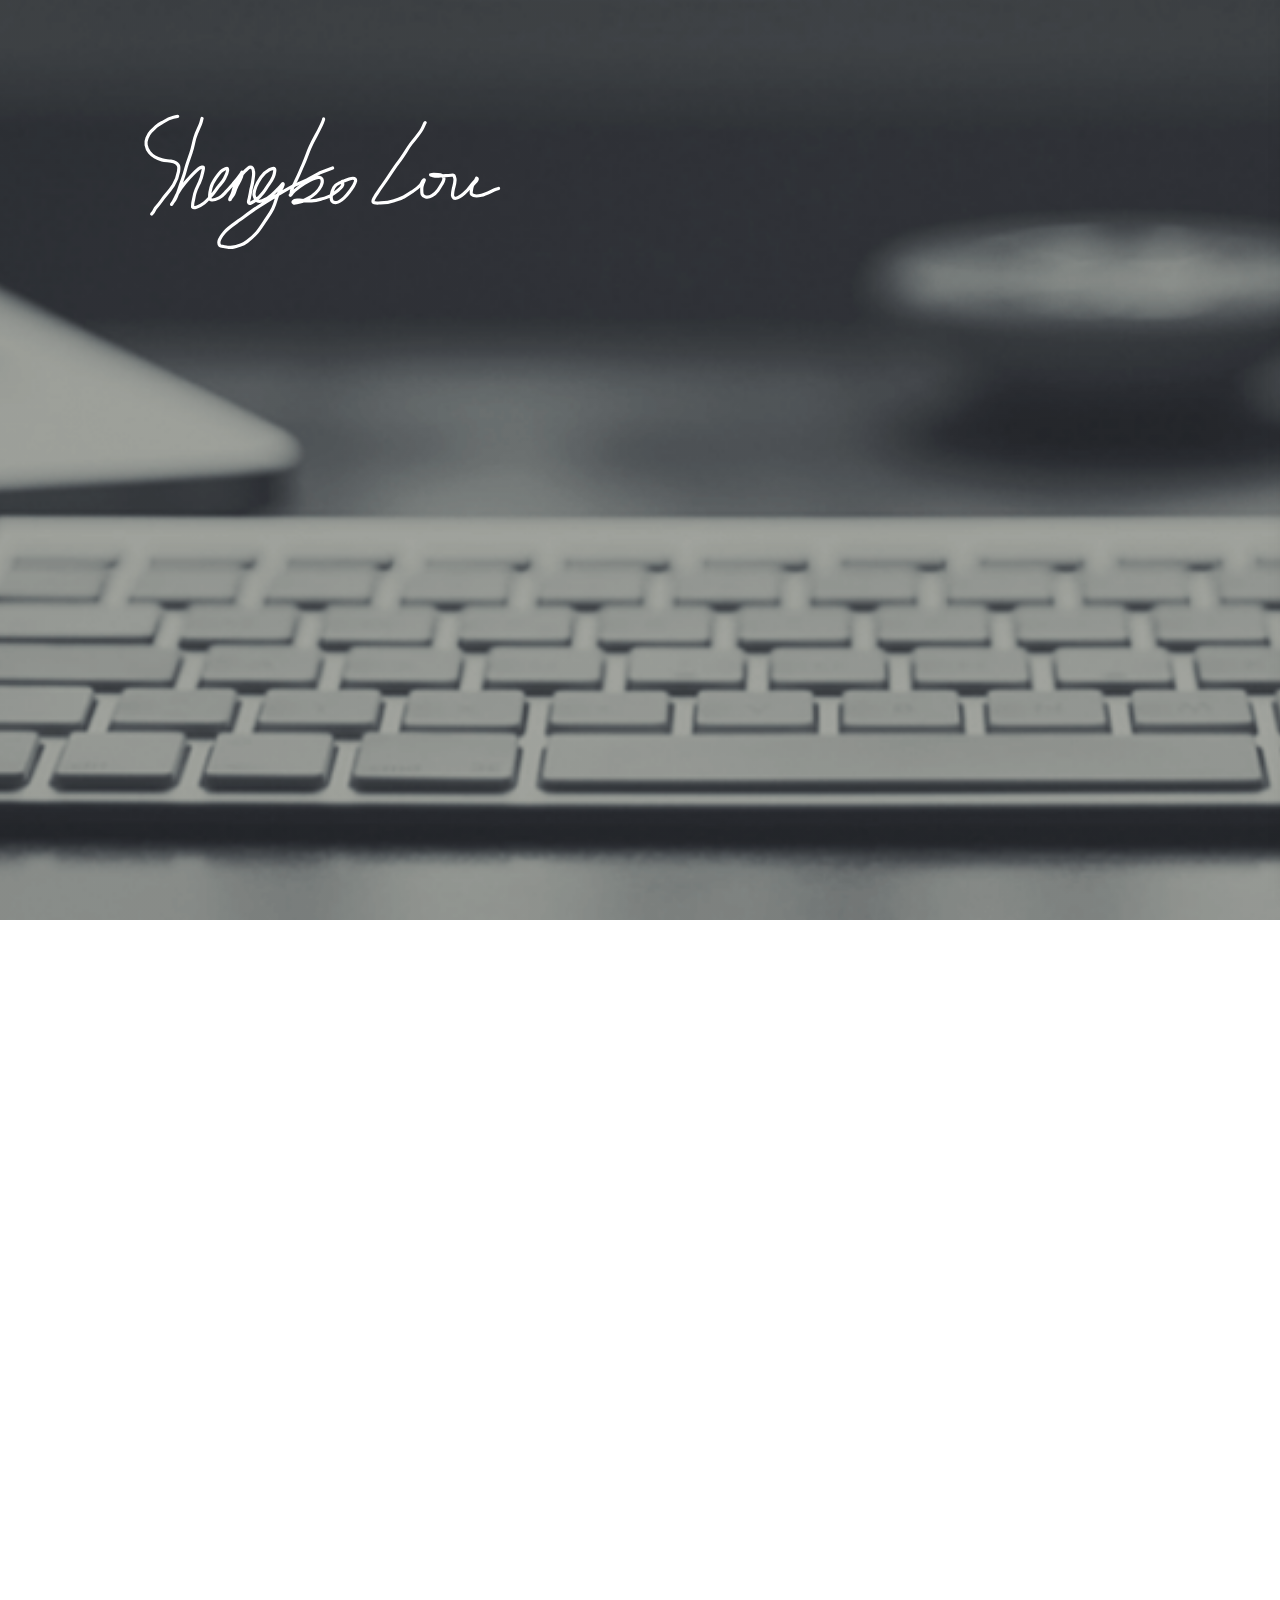
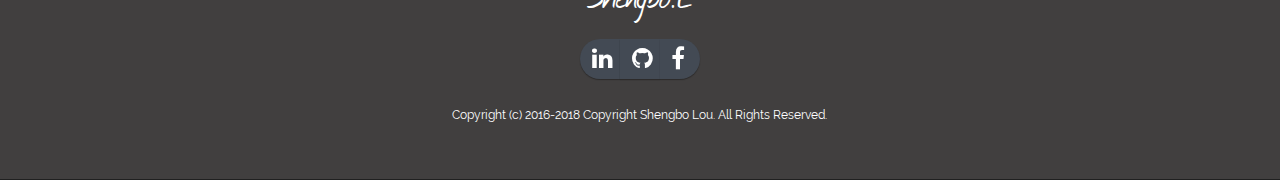
<file: sbl/index.html>
<!DOCTYPE html>
<html lang="en">
  <head>
    <meta charset="utf-8">
    <meta http-equiv="X-UA-Compatible" content="IE=edge">
    <meta name="viewport" content="width=device-width, initial-scale=1">
    <title>Shengbo Lou</title>
    <!-- icon -->
    <link rel="shortcut icon" href="./imgs/myicon.ico">
    <!-- style sheets -->
    <link rel="stylesheet" href="./css/bootstrap.min.css" media="screen" title="no title" charset="utf-8">
    <link rel="stylesheet" href="./css/bmd.min.css" media="screen" title="no title" charset="utf-8">
    <link rel="stylesheet" href="./css/lightbox.min.css" media="screen" title="no title" charset="utf-8">
    <link rel="stylesheet" href="https://maxcdn.bootstrapcdn.com/font-awesome/4.6.1/css/font-awesome.min.css">
    <link rel="stylesheet" href="./css/sbl.css" media="screen" title="no title" charset="utf-8">
    <!-- fonts -->
    <!-- <link href='https://fonts.googleapis.com/css?family=Oxygen:300 500' rel='stylesheet' type='text/css'> -->
    <!-- <link href='https://fonts.googleapis.com/css?family=Pinyon+Script' rel='stylesheet' type='text/css'> -->
    <!-- scripts -->
    <script src="./js/jquery-2.2.0.min.js" defer="defer"charset="utf-8"></script>
    <script src="./js/bootstrap.min.js" defer="defer"charset="utf-8"></script>
    <script src="./js/lightbox.min.js" defer="defer"charset="utf-8"></script>
    <script src="./js/material.min.js" defer="defer"charset="utf-8"></script>
    <script src="./js/velocity.min.js" defer="defer"charset="utf-8"></script>
    <script src="./js/velocity.ui.js" defer="defer"charset="utf-8"></script>
    <script src="./js/sbl.js" defer="defer"charset="utf-8"></script>
  </head>

  <body>
    <div class="load">

    </div>
    <!-- nav-collapsed -->
    <div class="nav-collapsed container-fluid pull-right">
      <ul style="width:30%; margin-top:50px" class="nav-c nav center-block">
        <li id="Home-c"><a class="text-center"href="index.html">Home</a></li>
        <li id="Resume-c"><a class="text-center" href=".resume" data-toggle="modal">Resume</a></li>
      </ul>
    </div>

    <!-- side-nav -->
    <div class="container-fluid">
      <div class="side-nav">

        <ul class="nav nav-pills nav-stacked">
          <li><a class="text-right" href="javascript:void(0)">About me</a></li>
          <li><a class="text-right" href="javascript:void(0)">Time Line</a></li>
          <li><a class="text-right" href="javascript:void(0)">Life Moments</a></li>
          <li><a class="text-right" href="javascript:void(0)">My Porjects</a></li>
        </ul>

      </div>
    </div>

    <!-- header -->
    <div class="pageheader container">
      <div class="bground">
      </div>

      <h1 class="myheader">A Software Engineer With Dream and Passion</h1>
      <!-- svg -->
        <object class="svg_block">
          <!-- <embed id="svg"  src="name.svg"> -->
        </object>

        <div style="text-align:center"class="downward">
          <a href="javascript:void(0)"><i style="font-size:30px;color:white"class="fa fa-angle-down"></i></a>
        </div>


        <!-- navigation bar -->
        <div class="navbar navbar-fixed-top">
          <div class="container">

            <div class="navbar-header">
              <button id="coll-btn" type="button" class="navbar-toggle collapsed" aria-expanded="false">
                <span class="icon-bar"></span>
                <span class="icon-bar"></span>
                <span class="icon-bar"></span>
              </button>
              <a style="margin-bottom:5px" id="brand" href="javascript:void(0)" class="navbar-brand"><strong style="font-family:'journal'; font-size:30px">Shengbo.L</strong></a>
            </div>
            <div id="navbar"class="collapse navbar-collapse navheadercoll">
              <ul class="nav navbar-nav navbar-right">
                <li style="margin-top:5px;" id="Resume"><a class="text-center" href=".resume" data-toggle="modal">RESUME</a></li>
              </ul>
            </div>
          </div>
        </div><!--navbar-->

      </div><!--pageheader-->

      <!-- About-me page -->
      <div class="container-fluid mine">

        <div class="row">
          <div class="col-md-12">



            <h3 style="margin-top:20px; font-family:'Oxygen';" class="text-center">About me</h3>

            <div class="row">
              <div class="
              col-md-8 col-md-offset-2
              col-sm-8 col-sm-offset-2
              col-xs-10 col-xs-offset-1
            ">
              <div class="row">

                <div class="
                col-md-4 col-md-offset-0
                col-sm-5 col-sm-offset-0
                col-xs-6 col-xs-offset-3" style="">

                  <div style="border-radius: 50%;" class="me" >
                  </div>
                </div>

                <div class="
                col-md-8 col-md-offset-0
                col-sm-7 col-sm-offset-0
                col-xs-8 col-xs-offset-2" style="">

                  <h4 class="intro"align="justify"style="font-family:'Oxygen';line-height:50px; padding-bottom:20%; margin-top:10%">
                    Hello, my name is Shengbo Lou, I'm a software engineer and also a Master student in Computer Science at University of Massachusetts Amherst.
                    Currently I'm a senior software engineer intern at IBM, I work in MaaS360 iOS development team contributing to the MaaS360 iOS application.
                  </h4>

                </div>
              </div>
                  <blockquote style="margin-top:50px">
                    <p>
                      Favourite quote:
                    </p>
                    <h3 align="justify"style="font-family:'Oxygen';line-height:50px">
                      “I've failed over and over and that is why I succeed.”
                    </h3>
                    <cite class="pull-right">―Michael Jordan</cite>
                  </blockquote>
              </div>
            </div>

            <div style="text-align:center"class="downward2">
              <a href="javascript:void(0)"><i style="font-size:30px;color:#434A54"class="fa fa-angle-down"></i></a>
            </div>
          </div>
        </div>
      </div><!--End of About-me-->


      <!-- time line -->
      <div class="container-fluid time-line">
        <div class="row">
          <div class="
          col-md-8 col-md-offset-2
          col-sm-8 col-sm-offset-2">

            <h3 class="text-center" style="font-family:'Oxygen'; margin-bottom:40px">Time Line</h3>
            <ul class="timeline">

              <!-- birth -->
              <li style="margin-bottom:100px">
                <div class="timeline-badge warning"><i class="glyphicon glyphicon-flash"></i></div>
                <div class="timeline-panel">
                  <div class="timeline-heading">
                    <h3 class="timeline-title">Born in China</h3>
                    <p><small class="text-muted"><i class="glyphicon glyphicon-time"></i> April 1995</small></p>
                  </div>
                  <div class="timeline-body">

                  </div>
                </div>
              </li>

              <!-- first -->
              <li>
                <div class="timeline-badge"><i class="glyphicon glyphicon-bookmark"></i></div>
                <div class="timeline-panel">
                  <div class="timeline-heading">
                    <h3 class="timeline-title">University of Masschusets Amherst</h3>
                    <p><small class="text-muted"><i class="glyphicon glyphicon-time"></i> Spring 2014</small></p>
                  </div>
                  <div class="timeline-body">

                  </div>
                </div>
              </li>

              <!-- second -->
              <li class="timeline-inverted">
                <div class="timeline-badge danger"><i class="glyphicon glyphicon-star"></i></div>
                <div class="timeline-panel">
                  <div class="timeline-heading">
                    <h3 class="timeline-title">Naptime Android App</h3>
                    <p><small class="text-muted"><i class="glyphicon glyphicon-time"></i> winter 2015</small></p>
                  </div>
                  <div class="timeline-body">

                  </div>
                </div>
              </li>

              <!-- 5th -->
              <li class="timeline">
                <div class="timeline-badge primary"><i class="glyphicon glyphicon-pushpin"></i></div>
                <div class="timeline-panel">
                  <div class="timeline-heading">
                    <h3 class="timeline-title">Software Engineer Intern at Charles River Development</h3>
                    <p><small class="text-muted"><i class="glyphicon glyphicon-time"></i> Summer 2016</small></p>
                  </div>
                  <div class="timeline-body">

                  </div>
                </div>
              </li>

              <li class="timeline-inverted">
                <div class="timeline-badge info"><i class="glyphicon glyphicon-tags"></i></div>
                <div class="timeline-panel">
                  <div class="timeline-heading">
                    <h3 class="timeline-title">WeMeet web application</h3>
                    <p><small class="text-muted"><i class="glyphicon glyphicon-time"></i> Fall 2016</small></p>
                  </div>
                  <div class="timeline-body">
                  </div>
                </div>
              </li>

              <li class="timeline">
                <div class="timeline-badge primary"><i class="glyphicon glyphicon-pushpin"></i></div>
                <div class="timeline-panel">
                  <div class="timeline-heading">
                    <h3 class="timeline-title">Senior Software Developer Intern at IBM</h3>
                    <p><small class="text-muted"><i class="glyphicon glyphicon-time"></i> Summer 2018</small></p>
                  </div>
                  <div class="timeline-body">
                  </div>
                </div>
              </li>

            </ul>

            <div style="text-align:center"class="downward4">
              <a href="javascript:void(0)"><i style="font-size:30px;color:#434A54"class="fa fa-angle-down"></i></a>
            </div>
          </div>
        </div>

      </div><!--Time line-->




      <div class="container-fluid life">

        <h3 style="margin-top:25px; font-family:'Oxygen';" class="text-center">Life Moments</h3>
        <div class="row">
          <div class="col-md-8 col-md-offset-2
          col-sm-8 col-sm-offset-2
          col-xs-8 col-xs-offset-2">

            <h5 style="text-align:center; font-family:'Oxygen'; margin-top:30px">Take a look at my life moments</h5>

            <div style="margin-top:40px" class="row pics">

              <div class="col-sm-6 col-md-4 col-xs-6">
                <a href="imgs/p1.jpg" data-lightbox="roadtrip" data-title="Pacific Ocean"><img src="imgs/p1_tn.jpg" alt="" width="100%" height="100%"/></a>
              </div>

              <div class="col-sm-6 col-md-4 col-xs-6">
                <a href="imgs/p2.jpg" data-lightbox="roadtrip" data-title="Beach in california"><img src="imgs/p2_tn.jpg" alt="" width="100%" height="100%"/></a>
              </div>

              <div class="col-sm-6 col-md-4 col-xs-6">
                <a href="imgs/p3.jpg" data-lightbox="roadtrip" data-title="My school"><img src="imgs/p3_tn.jpg" alt="" width="100%" height="100%"/></a>
              </div>

              <div class="col-sm-6 col-md-4 col-xs-6">
                <a href="imgs/p4.jpg" data-lightbox="roadtrip" data-title="A farm nearby"><img src="imgs/p4_tn.jpg" alt="" width="100%" height="100%"/></a>
              </div>

              <div class="col-sm-6 col-md-4 col-xs-6">
                <a href="imgs/p5.jpg" data-lightbox="roadtrip" data-title="Work station"><img src="imgs/p5_tn.jpg" alt="" width="100%" height="100%"/></a>
              </div>

              <div class="col-sm-6 col-md-4 col-xs-6">
                <a href="imgs/p6.jpg" data-lightbox="roadtrip" data-title="Hackathon with my friend @Tim"><img src="imgs/p6_tn.jpg" alt="" width="100%" height="100%"/></a>
              </div>

            </div>

          </div><!--col-->

        </div><!--row-->

        <div style="text-align:center"class="downward3">
          <a href="javascript:void(0)"><i style="font-size:30px;color:#434A54"class="fa fa-angle-down"></i></a>
        </div>

      </div><!--life-->

      <!-- cts -->
      <div class="container-fluid work">

        <h3 style="font-family:'Oxygen';" class="text-center">Projects`</h3>

        <div class="row" >

          <div class="col-md-8 col-md-offset-2
                      col-sm-8 col-sm-offset-2
                      col-xs-12 col-xs-offset-0">

            <div class="row projects">

              <div class="row">

                <div class="
                col-md-4 col-md-offset-1
                col-sm-6 col-sm-offset-0
                col-xs-6 col-xs-offset-3" style="">

                  <a href="https://play.google.com/store/apps/details?id=com.naptime.tim.myapplication&hl=en">
                    <div style="
                    border-radius: 10%;" class="naptime" >
                    </div>

                  </a>
                </div>

                <div class="
                col-md-4 col-md-offset-2
                col-sm-5 col-sm-offset-1
                col-xs-12 col-xs-offset-0 descriptionC" style="margin-top:20px;">

                  <a style="color:black"href="https://play.google.com/store/apps/details?id=com.naptime.tim.myapplication&hl=en">
                    <h4 style="font-family:'Oxygen'"><strong>Naptime</strong></h4>
                  </a>
                  <h4 style="font-family:'Oxygen'; margin-top:20px">Voice recognition alarm</h4>
                  <h4 style="font-family:'Oxygen'; margin-top:20px; color:rgb(86, 120, 153)">PROJECT DETAILS</h4>
                  <ul style="margin-top:20px" class="description">
                    <li>Speech Recognition</li>
                    <li>Text to Speech</li>
                    <li>Night Mode</li>
                    <li>Personal Ringtone</li>
                  </ul>

                </div>
              </div>
              <div class="row">

                <div class="
                col-md-4 col-md-offset-1
                col-sm-6 col-sm-offset-0
                col-xs-6 col-xs-offset-3" style="">

                  <a href="https://www.w1meet.com">
                    <div style="
                    border-radius: 10%;" class="wemeet" >
                    </div>
                  </a>
                </div>

                <div class="
                col-md-4 col-md-offset-2
                col-sm-5 col-sm-offset-1
                col-xs-12 col-xs-offset-0 descriptionC" style="margin-top:50px;">

                  <a style="color:black"href="https://www.w1meet.com">
                    <h4 style="font-family:'Oxygen'"><strong>WeMeet</strong></h4>
                  </a>
                  <h4 style="font-family:'Oxygen'; margin-top:20px">Social Networking Service</h4>
                  <h4 style="font-family:'Oxygen'; margin-top:20px; color:rgb(86, 120, 153)">PROJECT DETAILS</h4>
                  <ul style="margin-top:20px" class="description">
                    <li>Real-time communication!</li>
                    <li>Join nearby activies!</li>
                    <li>Reactjs, Bootstrap, MaterialUI</li>
                    <li>Nodejs,MongoDB,Mocha,Chai</li>
                  </ul>

                </div>
              </div>

            </div>
          </div>
        </div><!--row-->
      </div><!--my projects END-->

      <!-- footer -->
      <div style="height:250px; text-align:center;" class="container-fluid page-header">
        <div class="row center-block">

          <div class="col-md-8 col-md-offset-2">
            <a style="text-decoration: none"id="logo" href="javascript:void(0)">
              <h4 style="color:white; text-align:center; font-family:'journal';
              font-size:45px; margin-top:40px">
                Shengbo.L
              </h4>
            </a>
            <!-- button group in footer -->
            <div class="btn-group">
              <a class="btn btn-fab btn-fab-mini" href="https://www.linkedin.com/in/shengbo-lou-2bb00b117">
                <i style="color:white; margin-top:7px;margin-left:5px"class="fa fa-linkedin" aria-hidden="true"></i>
              </a>
              <a class="btn btn-fab btn-fab-mini" href="https://github.com/shengbolou">
                <i style="color:white; margin-top:7px;margin-left:5px"class="fa fa-github" aria-hidden="true"></i>
              </a>
              <a class="btn btn-fab btn-fab-mini" href="https://www.facebook.com/vincent.lou.9889">
                <i style="color:white; margin-top:7px;margin-right:5px"class="fa fa-facebook" aria-hidden="true"></i>
              </a>
            </div>

            <h6 style="color:white; text-align:center; margin-top:20px;
            font-family:'Oxygen';">
            Copyright (c) 2016-2018 Copyright Shengbo Lou. All Rights Reserved.
            </h6>
          </div>
        </div>
      </div><!--footer END-->


      <!-- my resume dialog -->
      <div class="modal fade resume" tabindex="-1" role="dialog">
        <div class="modal-dialog modal-lg" role="document">
          <div class="modal-content">

            <div class="modal-header">
              <button id="Close" type="button" class="close" data-dismiss="modal" aria-lebel="Close" name="button">
                <span aria-hidden="true">&times;</span>
              </button>
              <h4 style="font-family:'Oxygen';color:black">My Resume</h4>
            </div>

            <div class="modal-body pdf">
              <embed  src="./files/resume.pdf" width="100%" height="100%">
            </div>

            <div class="modal-footer">
              <button id="Close" type="button" class="btn btn-default" data-dismiss="modal">Close</button>
              <button  onclick="location.href='./files/resume.pdf'" role="link" type="link"class="btn btn-primary">Download</button>
            </div>
          </div>
        </div>
      </div>

  </body>
</html>
</file>
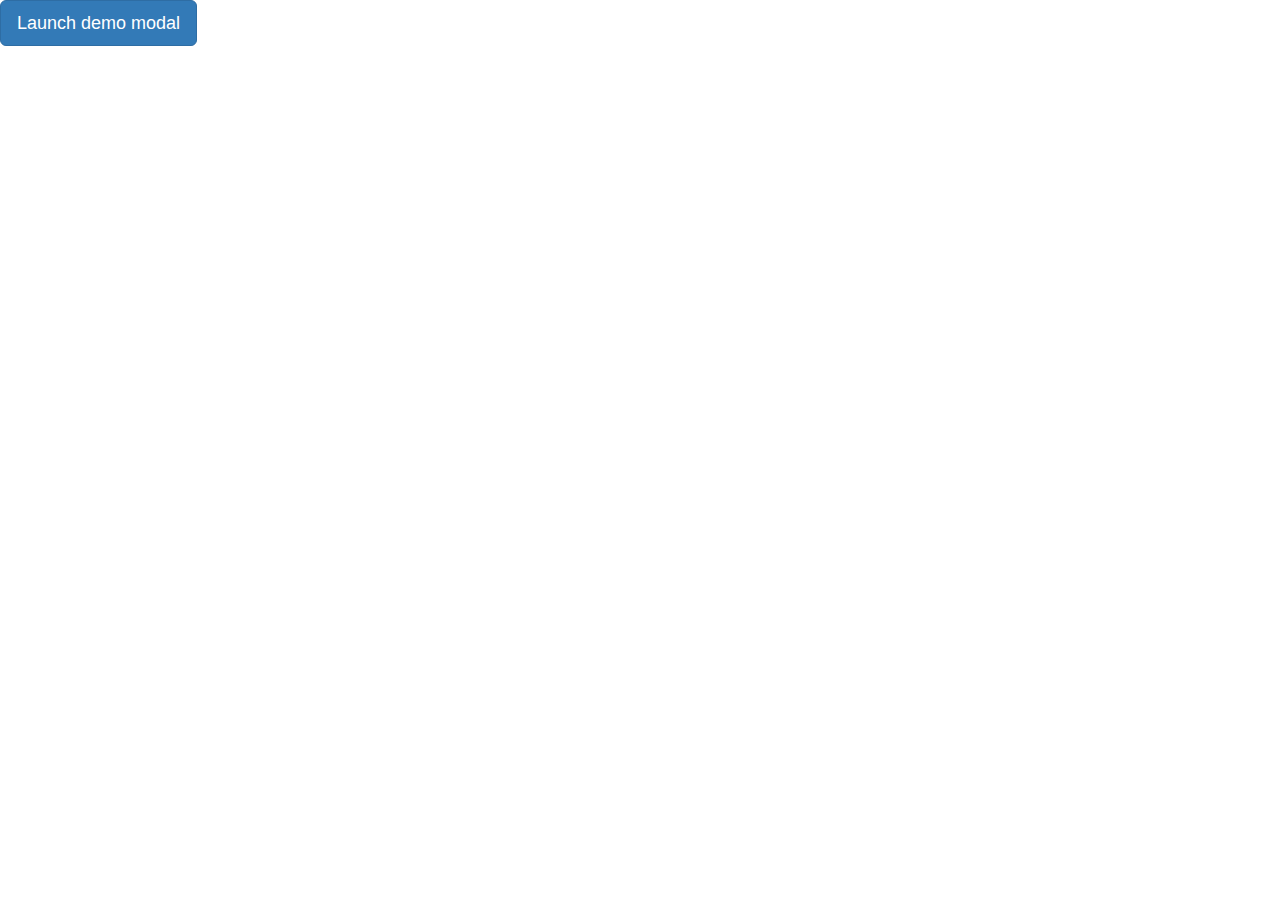
<file: alert.html>
<!DOCTYPE html>
<html lang="en">
<head>
  <title>Bootstrap Example</title>
  <meta charset="utf-8">
  <meta name="viewport" content="width=device-width, initial-scale=1">
  <link rel="stylesheet" href="http://maxcdn.bootstrapcdn.com/bootstrap/3.3.6/css/bootstrap.min.css">
  <script src="https://ajax.googleapis.com/ajax/libs/jquery/1.12.0/jquery.min.js"></script>
  <script src="http://maxcdn.bootstrapcdn.com/bootstrap/3.3.6/js/bootstrap.min.js"></script>
</head>
<body>

  <div id="carousel-example-generic" class="carousel slide" data-ride="carousel" data-interval="1500">
    <!-- Indicators -->
    <ol class="carousel-indicators">
      <li data-target="#carousel-example-generic" data-slide-to="0" class="active"></li>
      <li data-target="#carousel-example-generic" data-slide-to="1"></li>
    </ol>

    <!-- Button trigger modal -->
    <button type="button" class="btn btn-primary btn-lg" data-toggle="modal" data-target="#myModal">
      Launch demo modal
    </button>

    <!-- Modal -->
    <div class="modal fade" id="myModal" tabindex="-1" role="dialog" aria-labelledby="myModalLabel">
      <div class="modal-dialog" role="document">
        <div class="modal-content">
          <div class="modal-header">
            <button type="button" class="close" data-dismiss="modal" aria-label="Close"><span aria-hidden="true">&times;</span></button>
            <h4 class="modal-title" id="myModalLabel">Sign in</h4>
          </div>
          <div class="modal-body">
            <div class="row">
              <div class="col-md-4 col-md-offset-4">
                <form method="post">
                  <div class="form-group">
                    <h3 class="text-center">You Name</h3>
                    <input type="text" class="form-control" placeholder="UserName" name="userName"/>
                  </div>
                  <div class="form-group">
                    <h3 class="text-center">Password</h3>
                    <input type="password" class="form-control" placeholder="Password" name="password"/><br>
                  </div>
                </form>
              </div>
            </div>
          </div>
          <div class="modal-footer">
            <button type="button" class="btn btn-default" data-dismiss="modal">Close</button>
            <button type="button" class="btn btn-primary">Save changes</button>
          </div>
        </div>
      </div>
    </div>

  </div>
</body>
</html>
</file>
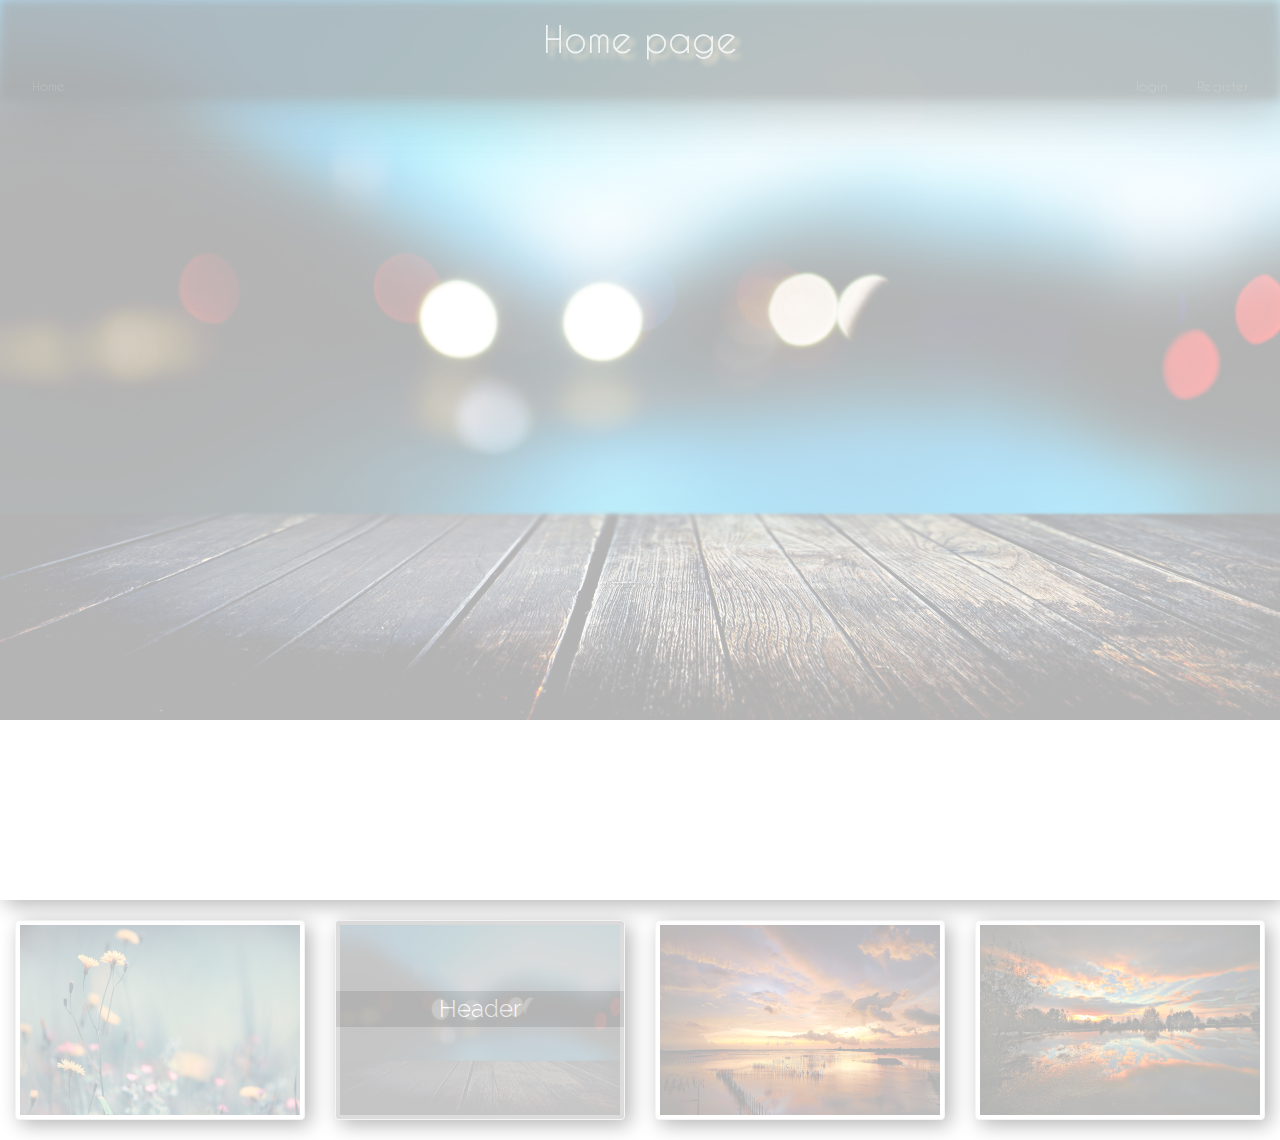
<file: Main.html>
<!DOCTYPE html>
 <html>
   <head>
     <meta charset="utf-8">
     <meta name="viewport" content="width=device-width, initial-scale=1">
     <title>Main</title>
     <link rel="stylesheet" href="/css/bootstrap.min.css"charset="utf-8"/>
     <!-- <link rel="stylesheet" href="/css/flat-ui.min.css"> -->
     <link rel="stylesheet" href="Main.css" charset="utf-8">
     <script src="js/jquery-2.2.0.min.js"></script>
     <script src="js/jquery-ui.min.js" charset="utf-8"></script>
     <script src="js/bootstrap.min.js" charset="utf-8"></script>
     <script src="js/velocity.min.js" charset="utf-8"></script>
     <script src="js/velocity.ui.js" charset="utf-8"></script>
     <script src="js/Main.js"></script>
   </head>
   <body>

     <div class="container page-header text-center">

       <div class="header">
       </div>

       <div class="headerContainer">
         <a href="#" style="text-decoration:none">
           <h1 id="header">Home page</h1>
         </a>
       </div>

       <input id='Home' class="btn btn-primary" type="Submit" value="Home"/>
       <input id='login' type="Submit" class="btn btn-primary" name="login" value="login" data-toggle="modal" data-target="#Signin"/>
       <input id='register' type="Submit" class="btn btn-primary" name="register" value="Register" data-toggle="modal" data-target="#RegisterModal"/>

     </div>

  <!-- sign-in modal -->
   <div class="modal fade" id="Signin" role="dialog" aria-labelledby="modallabel">
     <div class="modal-dialog">
       <div class="modal-content">
         <div class="modal-header">
           <button type="button" class="close" data-dismiss="modal" aria-label="Close"><span aria-hidden="true">&times;</span></button>
           <h4 class="modal-title" id="modallabel">Log in</h4>
         </div>
         <div class="modal-body">
           <!-- input-group -->
             <div class="row">
               <div class="col-md-4 col-md-offset-4">
                 <div id="userdiv" class="form-group">
                   <h3 style="font-family:'Raleway-Light'" class="text-center">Your Name</h3>
                   <input id="username" type="text" class="form-control" placeholder="UserName" name="userName"/>
                 </div>
                 <div id="passworddiv" class="form-group">
                   <h3 style="font-family:'Raleway-Light'" class="text-center">Password</h3>
                   <input id="password" type="password" class="form-control" placeholder="Password" name="password"/><br>
                 </div>
               </div>
             </div>
             <div class="modal-footer">
               <input onclick="login()" style="font-family:'Raleway-Light'" type="button" class="btn btn-primary" name = "submit" value="login"/>
             </div>
         </div>
       </div>
     </div>
   </div>


 <!-- register modal -->
 <div class="modal fade" id="RegisterModal" tabindex="-1" role="dialog" aria-labelledby="RegisterHeader" aria-hidden="true">
   <div class="modal-dialog">
     <div class="modal-content">
       <div class="modal-header">
         <button type="button" class="close" data-dismiss="modal" aria-hidden="true">&times;</button>
         <h4 style="font-family:'Raleway-Light'" class="modal-title" id="RegisterHeader">Register</h4>
       </div>
       <div class="modal-body">
         <div class="row">
           <div class="col-md-4 col-md-offset-4">
             <div id="userdivR" class="form-group">
               <h4 style="font-family:'Raleway-Light'" class="text-center">UserName</h4>
               <input id="usernameR" type="text" class="form-control" name="name" placeholder="Your Name"/>
             </div>
             <div id="passworddivR1" class="form-group">
               <h4 style="font-family:'Raleway-Light'" class="text-center">Password</h4>
               <input id="password1R" type="password" class="form-control" name="password" placeholder="Your Password"/>
             </div>
             <div id="passworddivR2" class="form-group">
               <h4 style="font-family:'Raleway-Light'" class="text-center inline-block">Confirm Password</h4>
               <input id="password2R" type="password" class="form-control" name="passwordConfirm" placeholder="Confirm Password"/>
             </div>
           </div>
         </div>
             <div class="modal-footer">
               <input onclick="register()" type="button" class="btn btn-primary submit" name="RegisterSubmit" value="Submit"/>
             </div>
           </div>
       </div>
     </div>
   </div>

    <!-- carousel -->
     <div id = "mycarousel" class="carousel slide" data-ride="carousel">
       <ol class="carousel-indicators">
         <li data-target="#mycarousel" data-slide-to="0" class="active"></li>
         <li data-target="#mycarousel" data-slide-to="1"></li>
         <li data-target="#mycarousel" data-slide-to="2"></li>
       </ol>
       <div class="carousel-inner" role="listbox">
         <div id="imgs" class="item active">
           <img src="imgs/bg.jpg" />
         </div>
         <div id="imgs" class="item">
           <img src="imgs/bg2.jpg"/>
         </div>
         <div id="imgs" class="item">
           <img src="imgs/bg3.jpg" />
         </div>
       </div>
     </div>

     <div id="mythumbnail" class="row center-block">
       <div class="col-xs-6 col-md-3">
         <div id="t1" class="thumbnail">
           <div class="hover">
             <h3 class="t1h">Header</h3>
             <button id="t1b" class="btn btn-defalut center-block" type="button" name="button">BUTTON</button>
           </div>
            <img src="imgs/simple2.jpg" alt="No" />
         </div>
       </div>
       <div class="col-xs-6 col-md-3">
         <div id="t2" class="thumbnail">
           <div class="hover2">
             <h3 class="t2h">Header</h3>
             <button id="t2b"class="btn btn-defalut center-block" type="button" name="button">BUTTON</button>
           </div>
           <img class="img-responsive" src="imgs/bg.jpg" alt="No" />
         </div>
       </div>
       <div class="col-xs-6 col-md-3">
         <div id="t3" class="thumbnail">
           <div class="hover3">
             <h3 class="t3h">Header</h3>
             <button id="t3b" class="btn btn-defalut center-block" type="button" name="button">BUTTON</button>
           </div>
           <img src="imgs/bg2.jpg" alt="No" />
         </div>
       </div>
       <div class="col-xs-6 col-md-3">
         <div id="t4" class="thumbnail">
           <div class="hover4">
             <h3 class="t4h">Header</h3>
             <hr>
             <button id="t4b" class="btn btn-defalut center-block" type="button" name="button">BUTTON</button>
           </div>
           <img src="imgs/bg3.jpg" alt="No" />
         </div>
       </div>
     </div>

   </body>
 </html>
</file>
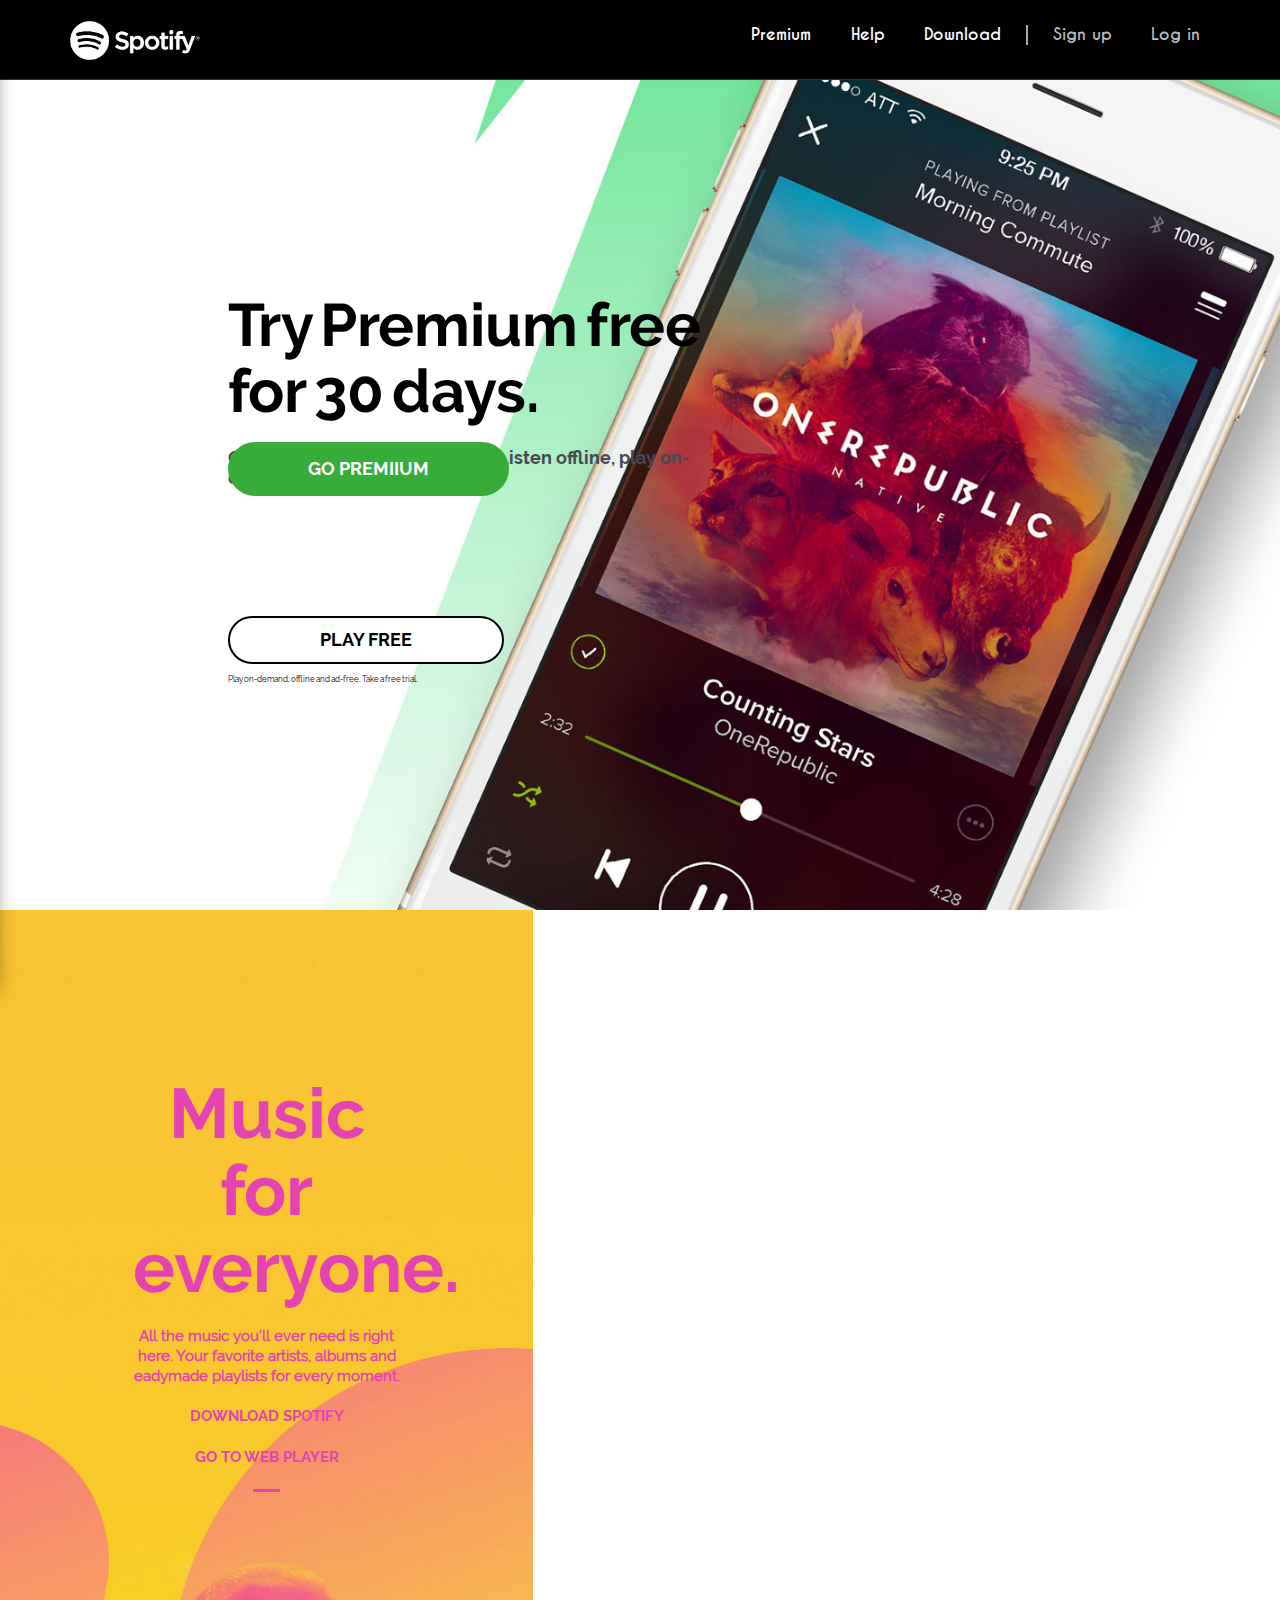
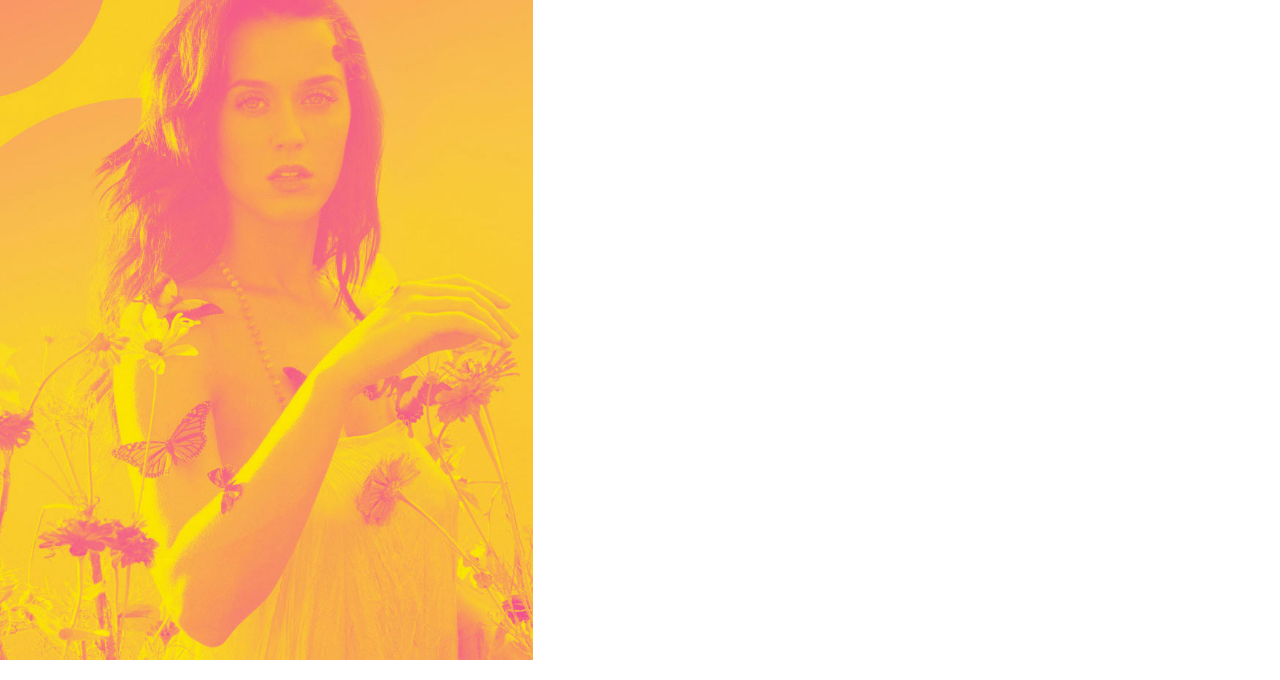
<file: Spotify.html>
<!DOCTYPE html>
<html lang="en">
  <head>
    <meta charset="utf-8">
    <meta http-equiv="X-UA-Compatible" content="IE=edge">
    <meta name="viewport" content="width=device-width, initial-scale=1">
    <title>Spotify</title>

    <script src="/js/jquery-2.2.0.min.js" charset="utf-8"></script>
    <script src="/js/bootstrap.min.js" charset="utf-8"></script>
    <script src="/js/velocity.min.js" charset="utf-8"></script>
    <script src="/js/velocity.ui.js" charset="utf-8"></script>
    <script src="/js/Spotify.js" charset="utf-8"></script>
    <link rel="stylesheet" href="/css/bootstrap.min.css" media="screen" title="no title" charset="utf-8">
    <link rel="stylesheet" href="/css/bootflat.min.css" media="screen" title="no title" charset="utf-8">
    <link rel="stylesheet" href="/css/Spotify.css" media="screen" title="no title" charset="utf-8">
  </head>
  <body>
    <!-- navbar -->
      <div class="navbar navbar-inverse navbar-fixed-top">
        <div class="container">

          <div class="navbar-header">
            <button type="button" class="navbar-toggle" aria-expanded="false">
              <span class="sr-only">Toggle navigation</span>
              <span class="icon-bar"></span>
              <span class="icon-bar"></span>
              <span class="icon-bar"></span>
            </button>
            <a class="navbar-brand" href="#"><img src="/imgs/logo_s.png" width="130px"/></a>
          </div>

          <div class="collapse navbar-collapse" id="collapse">
            <div class="navbar-right">
              <ul class="nav navbar-nav">
                <li id="li"><a href="#">Premium</a></li>
                <li id="li"><a href="#">Help</a></li>
                <li id="li"><a href="#">Download</a></li>
                <li class="sep"></li>
                <li><a id="s_up" href="#">Sign up</a></li>
                <li><a id="s_in"href="#">Log in</a></li>
              </ul>
            </div>
          </div>

        </div>
      </div>


            <div class="container collapsed pull-left">
                <button style="margin-top:10px; color:white" type="button" class="collapsed-close close">
                  <span aria-hidden="true">&times;</span>
                </button>
                <ul style="margin-top:40px"class="nav nav-pills nav-stacked">
                <li id="li-c"><a href="#">Premium</a></li>
                <li id="li-c"><a href="#">Help</a></li>
                <li id="li-c"><a href="#">Download</a></li>
                <hr id="hr-c">
                <li id="li-c"><a href="#">Sign up</a></li>
                <li id="li-c"><a href="#">Log in</a></li>
              </ul>
            </div>












      <!-- page-header -->
      <div class="page-header">
        <div class="container-fluid">

          <div class="row">
            <div class="col-md-5 col-md-offset-2 ph">
              <h1 id="ph1">Try Premium free for 30 days.</h1>
              <h5 id="ph5">Only $9.99/month afterwards. Listen offline, play on-demand and no ads.*</h5>
              <button id="ph_btn"class="btn btn-success btn-lg"type="button" name="button">GO PREMIIUM</button>
              <br>
              <button id="ph_btn2"class="btn btn-success btn-lg"type="button" name="button">PLAY FREE</button>
              <p id="ph_p">
                Play on-demand, offline and ad-free. Take a free trial.
              </p>
            </div>
          </div>

        </div>
      </div>


      <div class="second container-fluid">
        <div class="row">
          <div class="second-left col-md-5">
            <div class="second-left-context">
              <h1>Music for <br> everyone.</h1>
              <h4>All the music you'll ever need is right <br>here. Your favorite artists, albums and <br>eadymade playlists for every moment.</h4>
              <div style="margin-top:20px; text-align:center">
                <a href="#">DOWNLOAD SPOTIFY</a>
              </div>
              <div style="margin-top:20px; text-align:center">
                <a href="#">GO TO WEB PLAYER</a>
              </div>
              <hr style="width:10%; height:3px; border:none; background:#e443b2">
            </div>
          </div>
        </div>
      </div>





  </body>
</html>
</file>
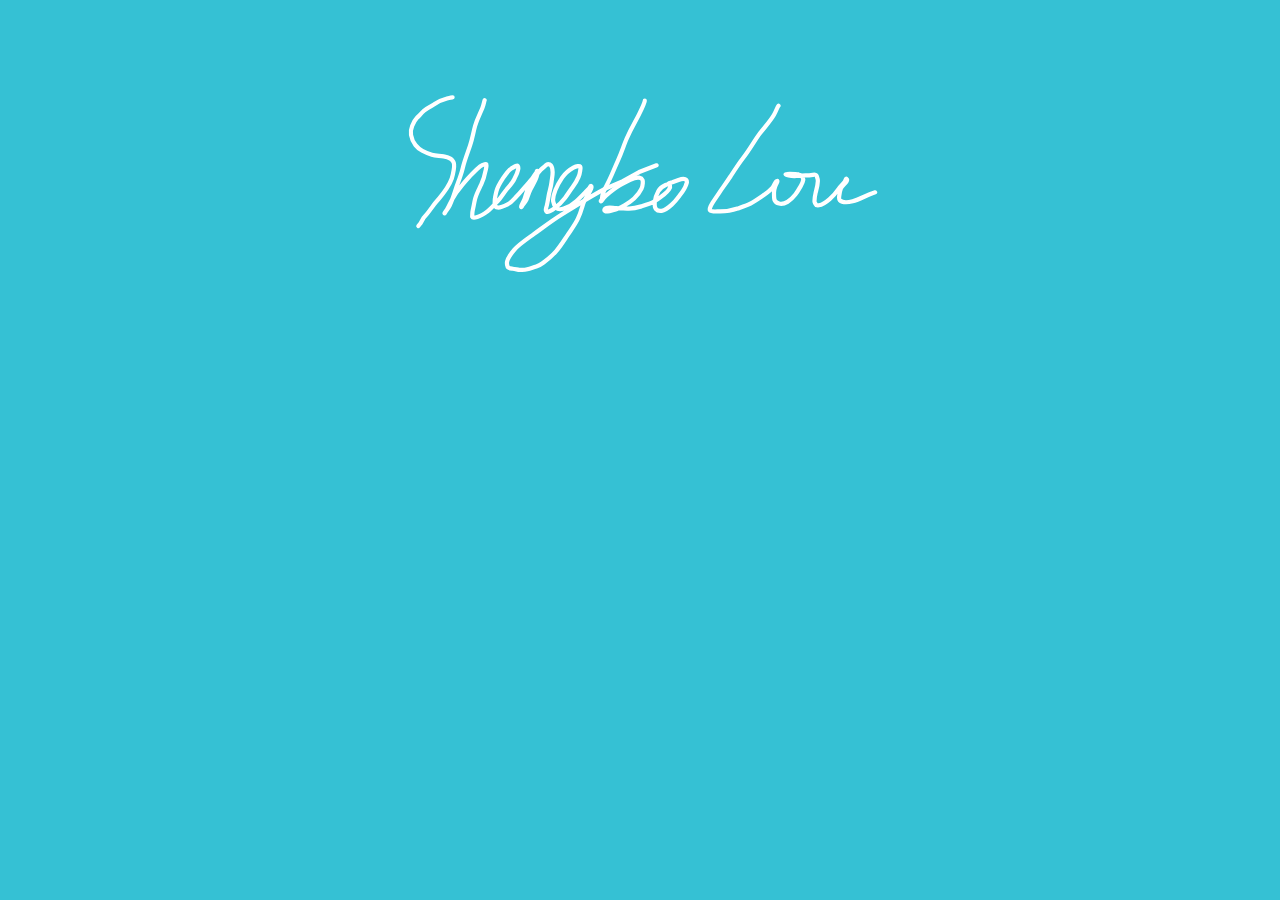
<file: svg.html>
<!DOCTYPE html>
<html lang="en">
  <head>
    <meta charset="utf-8">
    <meta http-equiv="X-UA-Compatible" content="IE=edge">
    <meta name="viewport" content="width=device-width, initial-scale=1">
  </head>
  <body style="background:rgb(53, 193, 212)">
    <div style="text-align:center;">
      <object>
        <embed style="position:relative; height:40%; width:40%" src="name.svg">
      </object>
    </div>
  </body>
</html>
</file>
<file: sbl/css/sbl.css>
/*fonts*/

@font-face {
  font-family: 'Oxygen';
  src: url('../fonts/Raleway-Regular.ttf');
}
@font-face {
  font-family: 'journal';
  src: url('../fonts/journal.ttf');
}

body{
  background-color: white;
  overflow-x: hidden;
}

.load {
	position: fixed;
	left: 0px;
	top: 0px;
	width: 100%;
	height: 100%;
	z-index: 9999;
	background: url('../imgs/load.gif') center no-repeat #fff;
}

.timeline {
  list-style: none;
  padding: 20px 0 20px;
  position: relative;
}

.timeline:before {
  top: 0;
  bottom: 0;
  position: absolute;
  content: " ";
  width: 3px;
  background-color: #AAB2BD;
  left: 50%;
  margin-left: -1.5px;
}

.timeline > li {
  margin-bottom: 20px;
  position: relative;
}

.timeline > li:before,
.timeline > li:after {
  content: " ";
  display: table;
}

.timeline > li:after {
  clear: both;
}

.timeline > li:before,
.timeline > li:after {
  content: " ";
  display: table;
}

.timeline > li:after {
  clear: both;
}

.timeline > li > .timeline-panel > .timeline-heading > h3,p{
  font-family: 'Oxygen';
  line-height: 40px;
}

.timeline > li > .timeline-panel {
  width: 45%;
  float: left;
  border: 1px solid #d4d4d4;
  border-radius: 2px;
  padding: 20px;
  position: relative;
  -webkit-box-shadow: 0 1px 6px rgba(0, 0, 0, 0.175);
  box-shadow: 0 1px 6px rgba(0, 0, 0, 0.175);
}

.timeline > li > .timeline-panel:before {
  position: absolute;
  top: 26px;
  right: -15px;
  display: inline-block;
  border-top: 15px solid transparent;
  border-left: 15px solid #ccc;
  border-right: 0 solid #ccc;
  border-bottom: 15px solid transparent;
  content: " ";
}

.timeline > li > .timeline-panel:after {
  position: absolute;
  top: 27px;
  right: -14px;
  display: inline-block;
  border-top: 14px solid transparent;
  border-left: 14px solid #fff;
  border-right: 0 solid #fff;
  border-bottom: 14px solid transparent;
  content: " ";
}

.timeline > li > .timeline-badge {
  color: #fff;
  width: 50px;
  height: 50px;
  line-height: 50px;
  font-size: 1.4em;
  text-align: center;
  position: absolute;
  top: 16px;
  left: 50%;
  margin-left: -25px;
  background-color: #999999;
  z-index: 100;
  border-top-right-radius: 50%;
  border-top-left-radius: 50%;
  border-bottom-right-radius: 50%;
  border-bottom-left-radius: 50%;
}

.timeline > li.timeline-inverted > .timeline-panel {
  float: right;
}

.timeline > li.timeline-inverted > .timeline-panel:before {
  border-left-width: 0;
  border-right-width: 15px;
  left: -15px;
  right: auto;
}

.timeline > li.timeline-inverted > .timeline-panel:after {
  border-left-width: 0;
  border-right-width: 14px;
  left: -14px;
  right: auto;
}

.timeline-badge.primary {
  background-color: #2e6da4 !important;
}

.timeline-badge.success {
  background-color: #3f903f !important;
}

.timeline-badge.warning {
  background-color: #f0ad4e !important;
}

.timeline-badge.danger {
  background-color: #d9534f !important;
}

.timeline-badge.info {
  background-color: #5bc0de !important;
}

.timeline-title {
  margin-top: 0;
  color: inherit;
}

.timeline-body > p,
.timeline-body > ul {
  margin-bottom: 0;
}

.timeline-body > p + p {
  margin-top: 5px;
}

.time-line{
  padding-top: 40px;
  opacity: 0;
}

*{
  font-family: Oxygen
}

/*customize input text color*/
.form-group.is-focused .form-control{
        background-image: linear-gradient(#7d7d7d,#7d7d7d),linear-gradient(#7d7d7d,#7d7d7d);
}
.form-group.is-focused label, .form-group.is-focused label.control-label{
  color: black;
}

.btn.btn-fab{
  background-color: #434A54;
}
.btn.btn-fab:hover{
  background: #AAB2BD;
}

/*configure for side-nav*/
.side-nav{
  display: none;
  position: fixed;
  width: 200px;
  z-index: 1;
}
.side-nav li a{
  position: relative;
  color: #656D78;
  border-radius: 0px;
  transition: .2s all ease-out;
}
.side-nav li a:active,
.side-nav li a:focus,
.side-nav li a:visited,
.side-nav li a:hover{
  color: #434A54;
  background: none;
}
.side-nav li a:hover{
  border-right: 2px solid #AAB2BD;
}
.side-nav li .active{
  font-size: 18px;
  color: #434A54;
  border-right: 2px solid #434A54;
  background: none;
}



a:active,
a:focus,
a:visited,
a{
  outline: none;
  border:none;
}

button:focus,
button{
  outline: none !important;
}

/*configure navbar-toggle style*/
/*******************************/
.navbar-inverse .navbar-toggle:focus,
.navbar-inverse .navbar-toggle:active,
.navbar-inverse .navbar-toggle:hover,
.navbar-inverse .navbar-toggle {
  border-color: transparent;
  background: none;
  float: right;
}
/*configure navbar-toggle style END*/
/*******************************/


/**navbar-toggle**
**************************/

.navbar-toggle{
  position: absolute;
  z-index: 400;
  right: 5px;
}


/*style of nav-collapsed*/
.nav-collapsed{
  -webkit-box-shadow: 10px 0px 21px -9px rgba(0,0,0,0.75);
  -moz-box-shadow: 10px 0px 21px -9px rgba(0,0,0,0.75);
  box-shadow: 10px 0px 21px -9px rgba(0,0,0,0.75);
  position: fixed;
  background: rgba(67, 74, 84, 0.9);
  z-index: 200;
  top:0;
  right: 0;
  width: 400px;
  -ms-transform: translateX(400px); /* IE 9 */
  -webkit-transform: translateX(400px); /* Safari */
  transform: translateX(400px);
}
.nav-c li a{
  font-size: 20px;
  color:#F5F7FA;
  background: none;
}
.nav-c li a:active,
.nav-c li a:hover,
.nav-c li a:focus{
  background: none;
}

/*srcoll bar style*/
body::-webkit-scrollbar-track
{
  display: none;
	/*-webkit-box-shadow: inset 0 0 6px rgba(0,0,0,0.3);*/
	border-radius: 2px;
	/*background-color: #434A54;*/
  /*background-color: transparent;*/
}

body::-webkit-scrollbar
{
  visibility: hidden;
	width: 2px;
  background-color: auto;
}

body::-webkit-scrollbar : hover
{
  visibility: visible;
	width: 6px;
  background-color: auto;
}

body::-webkit-scrollbar-thumb
{
	border-radius: 2px;
	-webkit-box-shadow: inset 0 0 6px black;
  background-color: rgb(74, 74, 74);
}


/**pageheader configure here**/
.pageheader{
  position: relative;
  width: 100%;
  margin-top: -30px;
  overflow: hidden;
  /*background-color: rgba(20, 20, 20, 0.8);*/
  clear: both;
}

.bground{
  background:linear-gradient( rgba(20, 20, 20, 0.3), rgba(20, 20, 20, 0.3) ), url('../imgs/header.png') no-repeat center center fixed;
  -webkit-background-size: auto 110%;
  -moz-background-size: auto 110%;
  -o-background-size: auto 110%;
  background-size: auto 110%;
  overflow: auto;
  position: absolute;
  z-index: 1;
  width: 100%;
  height:100%;
  left:0;
  display: none;
  transition: .2s background ease;
}


/** navbar style**/
.navbar{
  display: none;
  background: rgba(67, 74, 84, 0.9);
  -webkit-box-shadow: 1px 4px 44px -9px rgba(77,75,77,1);
  -moz-box-shadow: 1px 4px 44px -9px rgba(77,75,77,1);
  box-shadow: 1px 4px 44px -9px rgba(77,75,77,1);
  border:none;
  outline: none;
  z-index: 200;
  width: 100%;
  right: 0;
  left: 0;
}


/** programmer with ......**/
.myheader{
  display: none;
  text-align: center;
  position: absolute;
  z-index: 3;
  color: white;
  font-family: "journal";
  bottom: 150px;
  width: 100%;
  right: auto;
  left: auto;
  font-size: 90px;
}

/***for the nav buttons***/
#navbar a:active,
#navbar a:focus,
#navbar a:visited,
#navbar a{
  position: relative;
  color:#AAB2BD;
  padding: 8px 8px;
  margin-top: 5px;
  margin-left: 10px;
  margin-right: 10px;
  font-size: 15px;
  background: transparent;
  text-decoration: none;
  border: none;
  outline: none;
}
/*link hover underline effect*/
#navbar a:after{
  content: "";
  position: absolute;
  width: 100%;
  height: 2px;
  bottom: 0;
  left: 0;
  background-color: #CCD1D9;
  visibility: hidden;
  -webkit-transform: scaleX(0);
  transform: scaleX(0);
  -webkit-transition: all 0.2s ease-in-out 0s;
  transition: all 0.2s ease-in-out 0s;
}
#navbar a:hover:after{
  visibility: visible;
  -webkit-transform: scaleX(1);
  transform: scaleX(1);
}

.nav-c>li>a:after{
  content: "";
  position: absolute;
  width: 100%;
  height: 2px;
  bottom: 0;
  left: 0;
  background-color: #AAB2BD;
  visibility: hidden;
  -webkit-transform: scaleX(0);
  transform: scaleX(0);
  -webkit-transition: all 0.2s ease-in-out 0s;
  transition: all 0.2s ease-in-out 0s;
}
.nav-c >li>a:hover:after{
  visibility: visible;
  -webkit-transform: scaleX(1);
  transform: scaleX(1);
}
/*link hover underline effect END*/


/*for brand*/
#brand{
  color:#AAB2BD;
}


/**for my name svg file**/
#svg{
  position: absolute;
  z-index: 3;
  width: 30%;
  height: 30%;
  top:15%;
  left:10%;
}

/*my project page*/
.work{
  padding-top: 50px;
  opacity: 0;
}

/**** the downward signs****/
/**************************/
.downward{
  display: none;
  text-align: center;
  position: relative;
  z-index: 3;
}

.downward2{
  /*display: none;*/
  text-align: center;
  position: relative;
  z-index: auto;
  margin-top: 30px;
}

.downward3{
  /*display: none;*/
  text-align: center;
  position: relative;
  z-index: auto;
  margin-top: 40px;
}

/**** the downward signs END****/
/******************************/

/*the style of carousel pictures*/
/*.carousel-inner img{
  width: 100%;
  height: auto;
  max-height: 500px;
  border-radius: 5px;
}*/


/*.carousel{
  -webkit-box-shadow: -1px 4px 12px -1px rgba(120,120,120,0.76);
  -moz-box-shadow: -1px 4px 12px -1px rgba(120,120,120,0.76);
  box-shadow: -1px 4px 12px -1px rgba(120,120,120,0.76);
  margin-top: 80px;
  border-radius: 5px;
  margin-bottom: 40px;
}


.carousel-control.left,
.carousel-control.right {
    background-image: none
}

.carousel-indicators li{
  width: 8px;
  height: 8px;
}
.carousel-indicators .active{
  width: 8px;
  height: 8px;
}*/

/*the About me page*/
.mine{
  padding-top: 50px;
  position: relative;
  clear: both;
  opacity: 0;
}

/*The life moments page*/
.life{
  padding-top: 50px;
  position: relative;
  clear: both;
  opacity: 0;
}

/*the pragraph about me*/
.about{
  font-weight: 500;
  line-height: 30px;
  font-size: 15px;
}



/*the About me photo*/
.me{
  margin-top: 20px;
  background: url('../imgs/me.png') top center no-repeat;
  -webkit-background-size: cover;
  -moz-background-size: cover;
  -o-background-size: cover;
  background-size: cover;
  width: 100%;
  padding-bottom: 100%;
}
.naptime{
  margin-top: 20px;
  background: url('../imgs/placeit.png') top center no-repeat;
  -webkit-background-size: cover;
  -moz-background-size: cover;
  -o-background-size: cover;
  background-size: cover;
  width: 100%;
  padding-bottom: 100%;
}

.wemeet{
  margin-top: 40px;
  background: url('../imgs/wemeet.png') top center no-repeat;
  -webkit-background-size: cover;
  -moz-background-size: cover;
  -o-background-size: cover;
  background-size: cover;
  width: 100%;
  padding-bottom: 100%;
}


.description > li{
  margin-top: 10px
}

.hover{
  display: none;
  color: white;
	position: absolute;
  z-index: 10;
	top: 0;
	left: 0;
	background-color: rgba(#5c5959, 0.77);
  opacity: 0.8;
	width: 100%;
	height: 100%;
}

.hover2{
  color: white;
	position: absolute;
  z-index: 10;
	top: 0;
	left: 0;
	background-color: #5C5959;
  opacity: 0.8;
	width: 100%;
	height: 100%;
}



.hover3{
  display: none;
  color: white;
	position: absolute;
  z-index: 10;
	top: 0;
	left: 0;
	/*background-color: #5C5959;*/
  opacity: 0.7;
	width: 100%;
	height: 100%;
}

.t1h{
  font-family: 'Oxygen';
  color: white;
  padding:5px;
  text-align: center;
  line-height: 50px;
  font-weight: 300;
  position: relative;
  width: 100%;
  top: 40px;
}

.t2h{
  font-family: 'Oxygen';
  color: white;
  padding:5px;
  text-align: center;
  font-weight: 300;
  position: relative;
  width: 100%;
  top: 40px;
}

.t3h{
  font-family: 'Oxygen';
  color: black;
  padding:5px;
  text-align: center;
  font-weight: 300;
  position: relative;
  width: 100%;
  top: 40px;
}

#t1b{
  border:1px solid white;
  background:none;
  color: white;
  text-align: center;
  display: block;
  margin-left: auto;
  margin-right: auto;
  margin-top:100px;
}
#t1b:hover{
  color:black;
  background:white;
}

#t2b{
  border:1px solid white;
  background:none;
  display: block;
  color:white;
  margin-left: auto;
  margin-right: auto;
  margin-top:100px;
}
#t2b:hover{
  color:black;
  background:white;
}

.projects{
  padding-top: 20px;
  margin-top: 30px;
  margin-bottom: 50px;
  /*-webkit-box-shadow: -1px 4px 12px -1px rgba(120,120,120,0.76);
  -moz-box-shadow: -1px 4px 12px -1px rgba(120,120,120,0.76);
  box-shadow: -1px 4px 12px -1px rgba(120,120,120,0.76);*/
}

/*pics imgs hover effect`*/
.pics img{
  transition: .2s all ease-in-out;
}
.pics div{
  margin-bottom: 30px;
}
.pics img:hover{
  -webkit-box-shadow: 0px 0px 10px 2px rgba(120,120,120,0.76);
  -moz-box-shadow: 0px 0px 10px 2px rgba(120,120,120,0.76);
  box-shadow: 0px 0px 10px 2px rgba(120,120,120,0.76);
}


#info{
  position: relative;
  bottom: -50px;
  display: none;
}

.page-header{
  height: 200px;
  margin-bottom: 0px;
  background-color: rgb(65, 63, 63);
}


hr{
  border: 0;
  height: 1px;
  background-image: linear-gradient(to right, rgba(0, 0, 0, 0), rgba(0, 0, 0, 0.75), rgba(0, 0, 0, 0));
}


/*****media queries*****/
/**********************/
@media (min-width: 1366px) and (max-width: 1600px) {
  #svg{
    position: absolute;
    z-index: 1;
    width: 30%;
    height: 30%;
    top:5%;
    left:10%;
  }

  /** programmer with ......**/
  .myheader{
    display: none;
    text-align: center;
    position: absolute;
    z-index: 1;
    color: white;
    font-family: "journal";
    bottom: 150px;
    width: 100%;
    right: auto;
    left: auto;
    font-size: 60px;
  }
}


@media (min-width: 1026px) and (max-width: 1366px) {
  #svg{
    position: absolute;
    z-index: 1;
    width: 30%;
    height: 30%;
    top:5%;
    left:10%;
  }

  .t1h{
    padding:5px;
    text-align: center;
    position: relative;
    width: 100%;
    top: 10px;
    font-size: 25px;
  }
  #t1b{
    background:none;
    margin-top: 60px;
  }

  .t2h{
    padding:5px;
    text-align: center;
    position: relative;
    width: 100%;
    top: 10px;
    font-size: 25px;
  }
  #t2b{
    background:none;
    margin-top: 80px;
  }

  .t3h{
    color: black;
    padding:5px;
    text-align: center;
    position: relative;
    width: 100%;
    top: 40px;
    font-size: 25px;
  }


  /** programmer with ......**/
  .myheader{
    display: none;
    text-align: center;
    position: absolute;
    z-index: 1;
    color: white;
    font-family: "journal";
    bottom: 100px;
    width: 100%;
    right: auto;
    left: auto;
    font-size: 60px;
  }
  .side-nav{
    width: 150px
  }
}

@media (min-width: 800px) and (max-width: 1025px) {
  .timeline > li > .timeline-panel {
    width: 42%;
    float: left;
    border: 1px solid #d4d4d4;
    border-radius: 2px;
    padding: 20px;
    position: relative;
    -webkit-box-shadow: 0 1px 6px rgba(0, 0, 0, 0.175);
    box-shadow: 0 1px 6px rgba(0, 0, 0, 0.175);
  }

  .timeline > li > .timeline-panel:before {
    position: absolute;
    top: 26px;
    right: -15px;
    display: inline-block;
    border-top: 15px solid transparent;
    border-left: 15px solid #ccc;
    border-right: 0 solid #ccc;
    border-bottom: 15px solid transparent;
    content: " ";
  }

  .timeline > li > .timeline-panel:after {
    position: absolute;
    top: 27px;
    right: -14px;
    display: inline-block;
    border-top: 14px solid transparent;
    border-left: 14px solid #fff;
    border-right: 0 solid #fff;
    border-bottom: 14px solid transparent;
    content: " ";
  }
  .timeline > li > .timeline-badge {
    color: #fff;
    width: 45px;
    height: 45px;
    line-height: 45px;
    font-size: 1.3em;
    text-align: center;
    position: absolute;
    top: 16px;
    left: 50%;
    margin-left: -25px;
    background-color: #999999;
    z-index: 100;
    border-top-right-radius: 50%;
    border-top-left-radius: 50%;
    border-bottom-right-radius: 50%;
    border-bottom-left-radius: 50%;
  }
  #svg{
    position: absolute;
    z-index: 1;
    width: 30%;
    height: 30%;
    top:5%;
    left:10%;
  }

  /** programmer with ......**/
  .myheader{
    display: none;
    text-align: center;
    position: absolute;
    z-index: 1;
    color: white;
    font-family: "journal";
    bottom: 150px;
    width: 100%;
    right: auto;
    left: auto;
    font-size: 50px;
  }
  .side-nav{
    visibility: hidden;
  }

}

@media (min-width: 401px) and (max-width: 799px) {
  .timeline > li > .timeline-panel {
    width: 40%;
    float: left;
    border: 1px solid #d4d4d4;
    border-radius: 2px;
    padding: 20px;
    position: relative;
    -webkit-box-shadow: 0 1px 6px rgba(0, 0, 0, 0.175);
    box-shadow: 0 1px 6px rgba(0, 0, 0, 0.175);
  }

  .timeline > li > .timeline-panel:before {
    position: absolute;
    top: 26px;
    right: -15px;
    display: inline-block;
    border-top: 15px solid transparent;
    border-left: 15px solid #ccc;
    border-right: 0 solid #ccc;
    border-bottom: 15px solid transparent;
    content: " ";
  }

  .timeline > li > .timeline-panel:after {
    position: absolute;
    top: 27px;
    right: -14px;
    display: inline-block;
    border-top: 14px solid transparent;
    border-left: 14px solid #fff;
    border-right: 0 solid #fff;
    border-bottom: 14px solid transparent;
    content: " ";
  }
  .timeline > li > .timeline-badge {
    color: #fff;
    width: 40px;
    height: 40px;
    line-height: 40px;
    font-size: 1em;
    text-align: center;
    position: absolute;
    top: 16px;
    left: 50%;
    margin-left: -20px;
    background-color: #999999;
    z-index: 100;
    border-top-right-radius: 50%;
    border-top-left-radius: 50%;
    border-bottom-right-radius: 50%;
    border-bottom-left-radius: 50%;
  }
  #svg{
    position: absolute;
    z-index: 1;
    width: 30%;
    height: 30%;
    top:3%;
    left:10%;
  }

  /** programmer with ......**/
  .myheader{
    display: none;
    text-align: center;
    position: absolute;
    z-index: 1;
    color: white;
    font-family: "journal";
    bottom: 80px;
    width: 100%;
    right: auto;
    left: auto;
    font-size: 50px;
  }

  .t1h, .t2h, .t3h{
    font-size: 20px;
    line-height: 25px;
  }
  .timeline .timeline-title{
    font-size: 20px;
  }
  .side-nav{
    visibility: hidden;
  }
  .descriptionC a,h4{
      text-align: center;
  }
  .descriptionC ul{
    display:table;
    margin:0 auto
  }

}
@media (max-width: 400px) {
  .timeline > li > .timeline-panel {
    width: 40%;
    float: left;
    border: 1px solid #d4d4d4;
    border-radius: 2px;
    padding: 20px;
    position: relative;
    -webkit-box-shadow: 0 1px 6px rgba(0, 0, 0, 0.175);
    box-shadow: 0 1px 6px rgba(0, 0, 0, 0.175);
  }

  .intro
  {
    line-height: 10px;
  }

  .descriptionC a,h4{
      text-align: center;
  }
  .descriptionC ul{
    display:table; margin:0 auto
  }


  .timeline > li > .timeline-panel:before {
    position: absolute;
    top: 26px;
    right: -15px;
    display: inline-block;
    border-top: 15px solid transparent;
    border-left: 15px solid #ccc;
    border-right: 0 solid #ccc;
    border-bottom: 15px solid transparent;
    content: " ";
  }

  .timeline > li > .timeline-panel:after {
    position: absolute;
    top: 27px;
    right: -14px;
    display: inline-block;
    border-top: 14px solid transparent;
    border-left: 14px solid #fff;
    border-right: 0 solid #fff;
    border-bottom: 14px solid transparent;
    content: " ";
  }
  .timeline > li > .timeline-badge {
    color: #fff;
    width: 30px;
    height: 30px;
    line-height: 30px;
    font-size: 1em;
    text-align: center;
    position: absolute;
    top: 16px;
    left: 50%;
    margin-left: -15px;
    background-color: #999999;
    z-index: 100;
    border-top-right-radius: 50%;
    border-top-left-radius: 50%;
    border-bottom-right-radius: 50%;
    border-bottom-left-radius: 50%;
  }
  #svg{
    position: absolute;
    z-index: 1;
    width: 30%;
    height: 30%;
    top:3%;
    left:10%;
  }
  .bground{
    background:linear-gradient( rgba(20, 20, 20, 0.3), rgba(20, 20, 20, 0.3) ), url('../imgs/header.png') no-repeat center center;
    -webkit-background-size: cover;
    -moz-background-size: cover;
    -o-background-size: cover;
    background-size: cover;
    overflow: hidden;
    position: absolute;
    z-index: 1;
    width: 100%;
    height:100%;
    left:0;
    display: none;
  }

  /** programmer with ......**/
  .myheader{
    display: none;
    text-align: center;
    position: absolute;
    z-index: 1;
    color: white;
    font-family: "journal";
    font-size: 25px;
    bottom: 100px;
    width: 100%;
    right: auto;
    left: auto;
  }
  #t1b{
      margin-top: 50px;
  }
  #t2b{
    margin-top: 50px;
  }
  .t1h, .t2h, .t3h{
    margin-top: 5px;
    font-size: 15px;
    line-height: 25px;
  }
  .timeline .timeline-title{
    font-size: 18px;
  }

  .side-nav{
    visibility: hidden;
  }
}
</file>
<file: Main.css>
@font-face {
  font-family: 'Caviar';
  src: url('fonts/CaviarDreams.ttf');
}

@font-face {
  font-family: 'Raleway-Light';
  src: url('fonts/Raleway-Light.ttf');
}


.sbt{
  margin-top: 10px;
}



.page-header{
  /*override bootstrap*/
  border-bottom: 0;
  box-shadow: 0 0 0 0;
  /*fixed header*/
  position: fixed;
  width: 100%;
  z-index: 1;
  top:0;
  margin-top: 0;
}

.header{
  height: 100px;
  position: absolute;
  box-shadow: 10px 10px 50px #A9A9A9;
  top: 0;
  left: 0;
  right: 0;
  bottom: 0;
  filter: blur(5px);
  -webkit-filter:blur(5px);
  background-color:#A9A9A9;
  opacity: 0.7;
  /*background-image: url('imgs/simple2.jpg');*/
  /*background-size: cover;*/
  z-index: -1;
}




#modallabel{
   font-family: 'Raleway-Light';
}

#header{
  text-shadow: 5px 5px 5px #FFEFD5;
  display:none;
  text-align: center;
  font-family: 'Caviar';
  color:#FFFFFF;
}

#login{
  display:none;
  opacity: 0.6;
  border:none;
  position: absolute;
  right:100px;
  background: none;
  font-family: 'Caviar';
  z-index: 1;
  outline: none;
}



.t1h{
   padding:5px;
   background:black;
   opacity: 0.7;
   text-align: center;
   font-family: 'Raleway-Light';
   position: relative;
   width: 100%;
   top: 20px;
   -webkit-transform:translatey(-100px);
   -ms-transform:translatey(-100px);
   transform:translatey(-100px);
   -webkit-transition:all, 0.5s, ease-in-out;
   transition:all 0.5s ease-in-out;
}
.t2h{
   padding:5px;
   background:black;
   text-align: center;
   font-family: 'Raleway-Light';
   position: relative;
   width: 100%;
   top: 20px;
   transform:translatey(30px);
   -webkit-transition: all 0.4s; /* Safari */
   -webkit-transition-timing-function: cubic-bezier(0.88,-0.99, 0, 1.81); /* Safari */
   transition: all 0.4s;
   transition-timing-function: cubic-bezier(0.88,-0.99, 0, 1.81);
}
.t3h{
   padding:5px;
   background:#8C8C89;
   text-align: center;
   font-family: 'Raleway-Light';
   position: relative;
   width: 100%;
   top: 20px;
}
.t4h{
  color:black;
   position: relative;
   padding:5px;
   /*background:#D591C1;*/
   text-align: center;
   font-family: 'Raleway-Light';
   position: relative;
   width: 100%;
   top: 20px;
}

hr{
  border-top: 2px solid;
  width: 0;
  size: 30px;
  color: black;
  position: relative;
  top: 5px;
  transition: all 0.4s ease-in-out;
}

#t1b{
  color: black;
  position: relative;
  top:50px;
  outline: none;
}
#t2b{
  color: black;
  position: relative;
  outline: none;
  top:50px;
  transform: scale(0);
  -webkit-transition: all 0.4s; /* Safari */
  -webkit-transition-timing-function: cubic-bezier(0.88,-0.99, 0, 1.81); /* Safari */
  transition: all 0.4s;
  transition-timing-function: cubic-bezier(0.88,-0.99, 0, 1.81);
}
#t3b{
  color: black;
  position: relative;
  top:50px;
  outline: none;
  transform: translatey(-800px);
  transition: all 0.4s ease-in-out;
}
#t4b{
  color: black;
  position: relative;
  top:30px;
  background: white;
  outline: none;
  transform: translatex(-400px);
  -webkit-transition: all 0.4s; /* Safari */
  -webkit-transition-timing-function: cubic-bezier(0.88,-0.99, 0, 1.81); /* Safari */
  transition: all 0.4s;
  transition-timing-function: cubic-bezier(0.88,-0.99, 0, 1.81);
}
.hover{
  display: none;
  color: white;
	position: absolute;
  z-index: 1;
	top: 0;
	left: 0;
	background-color: #5C5959;
  opacity: 0.7;
	width: 100%;
	height: 100%;
}
.hover2{
  z-index: 1;
  /*display: none;*/
  color: white;
	position: absolute;
	top: 0;
	left: 0;
	background: #5C5959;
  opacity: 0.7;
	width: 100%;
	height: 100%;
}
.hover3{
  z-index: 1;
  color: white;
	position: absolute;
	top: 0;
	left: 0;
	background: #C8C9BF;
  opacity: 0.7;
	width: 100%;
	height: 100%;
  transform: translate(300px,-300px) rotate(180deg);
  transition:all 0.4s ease-in-out;
}
.hover4{
  z-index: 1;
  color: white;
	position: absolute;
	top: 0;
	left: 0;
	background: #F1ECEC;
  opacity: 0;
	width: 100%;
	height: 100%;


  -webkit-transform: translate3d(-100%,0,0);
  transform: translate3d(-100%,0,0);
  -webkit-transition: all 0.4s; /* Safari */
  -webkit-transition-timing-function: cubic-bezier(0.88,-0.99, 0, 1.81); /* Safari */
  transition: all 0.4s;
  transition-timing-function: cubic-bezier(0.88,-0.99, 0, 1.81);
}

#t1 > img{
  transition: all 0.5s ease-in-out;
}

#t2 > img{
  -webkit-transition: all 0.4s; /* Safari */
  -webkit-transition-timing-function: cubic-bezier(0.88,-0.99, 0, 1.81); /* Safari */
  transition: all 0.4s;
  transition-timing-function: cubic-bezier(0.88,-0.99, 0, 1.81);
}

#t3 > img{
  transition: all 0.5s ease-in-out;
}

#t4 > img{
  -webkit-transition: all 0.4s; /* Safari */
  -webkit-transition-timing-function: cubic-bezier(0.88,-0.99, 0, 1.81); /* Safari */
  transition: all 0.4s;
  transition-timing-function: cubic-bezier(0.88,-0.99, 0, 1.81);
}

#mythumbnail{
  display: none;
  position: relative;
  width: 100%;
  max-width: 100%;
  top: 20px;
}
.thumbnail{
  height:200px;
  overflow: hidden;
  position: relative;
  box-shadow: 5px 5px 20px black;
}
.thumbnail > img{
  width: 100vw;
  height: 100%;
}


#register{
  display:none;
  opacity: 0.6;
  border: none;
  position: absolute;
  right: 20px;
  background: none;
  font-family: 'Caviar';
  z-index: 1;
  outline: none;
}

#Home{
  display:none;
  position: absolute;
  left: 20px;
  background: none;
  color: white;
  font-family: 'Caviar';
  border: none;
  opacity: 0.6;
  z-index: 1;
  outline: none;
}



.carousel-indicators{
  display: none;
}

.carousel-inner{
   display: none;
   /*margin-top: 50px;*/
   box-shadow: 5px 5px 20px black;
   bottom: 0;
}
</file>
<file: css/Spotify.css>
@font-face {
  font-family: "CaviarB";
  src: url("/fonts/Caviar_Dreams_Bold.ttf");
}
@font-face {
  font-family: "Caviar";
  src: url("/fonts/CaviarDreams.ttf");
}
@font-face {
  font-family: "RalewayB";
  src: url("/fonts/Raleway-Bold.ttf");
}
@font-face {
  font-family: "Raleway";
  src: url("/fonts/Raleway-Regular.ttf");
}

.navbar{
  height: 80px;
  position: fixed;
  z-index: 100;
  background-color: black;
}

.navbar .navbar-toggle{
  top:10px;
}

.navbar .navbar-brand{
  position: relative;
  font-size: 25px;
  top:6px;
  color: white;
  font-family: 'CaviarB';
}


#ph1{
  position: relative;
  top: 28%;
  font-size: 60px;
  color: black;
  word-spacing: -6px;
  font-family: 'RalewayB'
}

#ph5{
  position: relative;
  top:29%;
  font-family: 'RalewayB'
}

#ph_btn{
  position: relative;
  top:200px;
  border: none;
  border-radius: 50px;
  padding-top: 15px;
  padding-bottom: 15px;
  padding-left: 80px;
  padding-right: 80px;
  font-family: 'RalewayB';
  background-color: #37ac38;
}

#ph_btn2{
  position: relative;
  top:320px;
  border: 2px solid black;
  padding-top: 10px;
  padding-bottom: 10px;
  border-radius: 50px;
  padding-left: 90px;
  padding-right: 90px;
  font-family: 'RalewayB';
  background-color: #ffffff;
  color: black;
}

#ph_p{
  position: relative;
  top:330px;
  word-spacing: -1px;
  font-size: 8px;
  font-family: 'Raleway';
  color: black;
}


.navbar-nav{
  position: relative;
  top: 10px;
}

/*lis for navbar*/
#li a{
    font-size: 16px;
    color: white;
    font-family: 'CaviarB';
    margin-right: 10px
}

#s_up{
    font-size: 16px;
    color:#bdbdbd;
    margin-left: 10px;
    margin-right: 10px;
    font-family: 'CaviarB';
}
#s_in{
    font-size: 16px;
    color:rgb(189, 189, 189);
    margin-right: 10px;
    font-family: 'CaviarB';
}


/*style for hr*/
#hr-c {
    border: 0;
    height: 1px;
    background-image: linear-gradient(to right, rgba(0, 0, 0, 0), rgba(249, 239, 239, 0.75), rgba(0, 0, 0, 0));
}

/*collapsed navbar*/
.collapsed{
  -webkit-box-shadow: 10px 0px 21px -9px rgba(0,0,0,0.75);
  -moz-box-shadow: 10px 0px 21px -9px rgba(0,0,0,0.75);
  box-shadow: 10px 0px 21px -9px rgba(0,0,0,0.75);
  background: black;
  width: 300px;
  position: absolute;
  z-index: 100;
  top:0;
  transform: translateX(-310px);
}
/*lis for collapsed*/
#li-c a{
    font-size: 15px;
    color: white;
    font-family: 'Caviar';
}
#li-c a:hover{
    color: black;
}

/*seperator*/
.sep{
  width: 1px;
  border:1px solid rgba(240, 245, 243,0.7);
  position: relative;
  height: 20px;
  top:15px;
}


/*page-header*/
.page-header{
  border: none;
  box-shadow: none;
  position: relative;
  width: 100%;
  margin-top: 10px;
  background: url('/imgs/bg-premium.jpg') top no-repeat;
  -webkit-background-size: cover;
  -moz-background-size: cover;
  -o-background-size: cover;
  background-size: cover;
}

/*second page*/
.second{
  position: relative;
  top:-20px;
  height: 1000px;
  width: 100%;
}

.second-left{
  position: relative;
  background: url('/imgs/katy-perry.jpg') bottom no-repeat;
  -webkit-background-size: cover;
  -moz-background-size: cover;
  -o-background-size: cover;
  background-size: cover;
}

.second-left-context{
  position: absolute;
  top:10%;
  left: 0;
  right: 0;
  margin-left: auto;
  margin-right: auto;
  width:50%;

}
.second-left-context h1{
  font-family: 'RalewayB';
  font-size: 70px;
  word-spacing: -5px;
  color:rgb(228, 67, 178);
    text-align: center;
}
.second-left-context h4{
  position: relative;
  margin-top:20px;
  font-family: 'Raleway';
  font-size: 15px;
  color:rgb(228, 67, 178);
  text-align: center;
  line-height: 20px;
}
.second-left-context a{
  font-family: 'RalewayB';
  font-size: 15px;
  color:#e443b2;
}
</file>
<file: sbl/css/bmd.min.css>
body{background-color:#EEE}body.inverse{background:#333}body.inverse,body.inverse .form-control{color:rgba(255,255,255,.84)}body.inverse .card,body.inverse .card .form-control,body.inverse .modal,body.inverse .modal .form-control,body.inverse .panel-default,body.inverse .panel-default .form-control{background-color:initial;color:initial}.h1,.h2,.h3,.h4,body,h1,h2,h3,h4,h5,h6{font-family:Roboto,Helvetica,Arial,sans-serif;font-weight:300}h5,h6{font-weight:400}a,a:focus,a:hover{color:#009688}a .material-icons,a:focus .material-icons,a:hover .material-icons{vertical-align:middle}.form-horizontal .checkbox,.form-horizontal .checkbox-inline,.form-horizontal .radio,.form-horizontal .radio-inline{padding-top:0}.form-horizontal .radio{margin-bottom:10px}.form-horizontal label{text-align:right}.form-horizontal label.control-label{margin:0}body .container .well.well-sm,body .container-fluid .well.well-sm{padding:10px}body .container .well.well-lg,body .container-fluid .well.well-lg{padding:26px}body .container .jumbotron,body .container .well,body .container-fluid .jumbotron,body .container-fluid .well{background-color:#fff;padding:19px;margin-bottom:20px;-webkit-box-shadow:0 8px 17px 0 rgba(0,0,0,.2),0 6px 20px 0 rgba(0,0,0,.19);box-shadow:0 8px 17px 0 rgba(0,0,0,.2),0 6px 20px 0 rgba(0,0,0,.19);border-radius:2px;border:0}body .container .jumbotron p,body .container .well p,body .container-fluid .jumbotron p,body .container-fluid .well p{font-weight:300}body .container .jumbotron,body .container .jumbotron-default,body .container .well,body .container .well-default,body .container-fluid .jumbotron,body .container-fluid .jumbotron-default,body .container-fluid .well,body .container-fluid .well-default{background-color:#fff}body .container .jumbotron-inverse,body .container .well-inverse,body .container-fluid .jumbotron-inverse,body .container-fluid .well-inverse{background-color:#3f51b5}body .container .jumbotron-primary,body .container .well-primary,body .container-fluid .jumbotron-primary,body .container-fluid .well-primary{background-color:#009688}body .container .jumbotron-success,body .container .well-success,body .container-fluid .jumbotron-success,body .container-fluid .well-success{background-color:#4caf50}body .container .jumbotron-info,body .container .well-info,body .container-fluid .jumbotron-info,body .container-fluid .well-info{background-color:#03a9f4}body .container .jumbotron-warning,body .container .well-warning,body .container-fluid .jumbotron-warning,body .container-fluid .well-warning{background-color:#ff5722}body .container .jumbotron-danger,body .container .well-danger,body .container-fluid .jumbotron-danger,body .container-fluid .well-danger{background-color:#f44336}.btn,.input-group-btn .btn{border:none;border-radius:2px;position:relative;padding:8px 30px;margin:10px 1px;font-size:14px;font-weight:500;text-transform:uppercase;letter-spacing:0;will-change:box-shadow,transform;-webkit-transition:-webkit-box-shadow .2s cubic-bezier(.4,0,1,1),background-color .2s cubic-bezier(.4,0,.2,1),color .2s cubic-bezier(.4,0,.2,1);-o-transition:box-shadow .2s cubic-bezier(.4,0,1,1),background-color .2s cubic-bezier(.4,0,.2,1),color .2s cubic-bezier(.4,0,.2,1);transition:box-shadow .2s cubic-bezier(.4,0,1,1),background-color .2s cubic-bezier(.4,0,.2,1),color .2s cubic-bezier(.4,0,.2,1);outline:0;cursor:pointer;text-decoration:none;background:0 0}.btn::-moz-focus-inner,.input-group-btn .btn::-moz-focus-inner{border:0}.btn:not(.btn-raised),.input-group-btn .btn:not(.btn-raised){-webkit-box-shadow:none;box-shadow:none}.btn:not(.btn-raised),.btn:not(.btn-raised).btn-default,.input-group-btn .btn:not(.btn-raised),.input-group-btn .btn:not(.btn-raised).btn-default{color:rgba(0,0,0,.87)}.btn:not(.btn-raised).btn-inverse,.input-group-btn .btn:not(.btn-raised).btn-inverse{color:#3f51b5}.btn:not(.btn-raised).btn-primary,.input-group-btn .btn:not(.btn-raised).btn-primary{color:#009688}.btn:not(.btn-raised).btn-success,.input-group-btn .btn:not(.btn-raised).btn-success{color:#4caf50}.btn:not(.btn-raised).btn-info,.input-group-btn .btn:not(.btn-raised).btn-info{color:#03a9f4}.btn:not(.btn-raised).btn-warning,.input-group-btn .btn:not(.btn-raised).btn-warning{color:#ff5722}.btn:not(.btn-raised).btn-danger,.input-group-btn .btn:not(.btn-raised).btn-danger{color:#f44336}.btn:not(.btn-raised):not(.btn-link):focus,.btn:not(.btn-raised):not(.btn-link):hover,.input-group-btn .btn:not(.btn-raised):not(.btn-link):focus,.input-group-btn .btn:not(.btn-raised):not(.btn-link):hover{background-color:rgba(153,153,153,.2)}.theme-dark .btn:not(.btn-raised):not(.btn-link):focus,.theme-dark .btn:not(.btn-raised):not(.btn-link):hover,.theme-dark .input-group-btn .btn:not(.btn-raised):not(.btn-link):focus,.theme-dark .input-group-btn .btn:not(.btn-raised):not(.btn-link):hover{background-color:rgba(204,204,204,.15)}.btn-group-raised .btn,.btn-group-raised .btn.btn-default,.btn-group-raised .input-group-btn .btn,.btn-group-raised .input-group-btn .btn.btn-default,.btn.btn-fab,.btn.btn-fab.btn-default,.btn.btn-raised,.btn.btn-raised.btn-default,.input-group-btn .btn.btn-fab,.input-group-btn .btn.btn-fab.btn-default,.input-group-btn .btn.btn-raised,.input-group-btn .btn.btn-raised.btn-default{background-color:#EEE;color:rgba(0,0,0,.87)}.btn-group-raised .btn.btn-inverse,.btn-group-raised .input-group-btn .btn.btn-inverse,.btn.btn-fab.btn-inverse,.btn.btn-raised.btn-inverse,.input-group-btn .btn.btn-fab.btn-inverse,.input-group-btn .btn.btn-raised.btn-inverse{background-color:#3f51b5;color:#fff}.btn-group-raised .btn.btn-primary,.btn-group-raised .input-group-btn .btn.btn-primary,.btn.btn-fab.btn-primary,.btn.btn-raised.btn-primary,.input-group-btn .btn.btn-fab.btn-primary,.input-group-btn .btn.btn-raised.btn-primary{background-color:#009688;color:rgba(255,255,255,.84)}.btn-group-raised .btn.btn-success,.btn-group-raised .input-group-btn .btn.btn-success,.btn.btn-fab.btn-success,.btn.btn-raised.btn-success,.input-group-btn .btn.btn-fab.btn-success,.input-group-btn .btn.btn-raised.btn-success{background-color:#4caf50;color:rgba(255,255,255,.84)}.btn-group-raised .btn.btn-info,.btn-group-raised .input-group-btn .btn.btn-info,.btn.btn-fab.btn-info,.btn.btn-raised.btn-info,.input-group-btn .btn.btn-fab.btn-info,.input-group-btn .btn.btn-raised.btn-info{background-color:#03a9f4;color:rgba(255,255,255,.84)}.btn-group-raised .btn.btn-warning,.btn-group-raised .input-group-btn .btn.btn-warning,.btn.btn-fab.btn-warning,.btn.btn-raised.btn-warning,.input-group-btn .btn.btn-fab.btn-warning,.input-group-btn .btn.btn-raised.btn-warning{background-color:#ff5722;color:rgba(255,255,255,.84)}.btn-group-raised .btn.btn-danger,.btn-group-raised .input-group-btn .btn.btn-danger,.btn.btn-fab.btn-danger,.btn.btn-raised.btn-danger,.input-group-btn .btn.btn-fab.btn-danger,.input-group-btn .btn.btn-raised.btn-danger{background-color:#f44336;color:rgba(255,255,255,.84)}.btn-group-raised .btn:not(.btn-link),.btn-group-raised .input-group-btn .btn:not(.btn-link),.btn.btn-raised:not(.btn-link),.input-group-btn .btn.btn-raised:not(.btn-link){-webkit-box-shadow:0 2px 2px 0 rgba(0,0,0,.14),0 3px 1px -2px rgba(0,0,0,.2),0 1px 5px 0 rgba(0,0,0,.12);box-shadow:0 2px 2px 0 rgba(0,0,0,.14),0 3px 1px -2px rgba(0,0,0,.2),0 1px 5px 0 rgba(0,0,0,.12)}.btn-group-raised .btn:not(.btn-link).active,.btn-group-raised .btn:not(.btn-link):active,.btn-group-raised .btn:not(.btn-link):focus,.btn-group-raised .btn:not(.btn-link):hover,.btn-group-raised .input-group-btn .btn:not(.btn-link).active,.btn-group-raised .input-group-btn .btn:not(.btn-link):active,.btn-group-raised .input-group-btn .btn:not(.btn-link):focus,.btn-group-raised .input-group-btn .btn:not(.btn-link):hover,.btn.btn-raised:not(.btn-link).active,.btn.btn-raised:not(.btn-link):active,.btn.btn-raised:not(.btn-link):focus,.btn.btn-raised:not(.btn-link):hover,.input-group-btn .btn.btn-raised:not(.btn-link).active,.input-group-btn .btn.btn-raised:not(.btn-link):active,.input-group-btn .btn.btn-raised:not(.btn-link):focus,.input-group-btn .btn.btn-raised:not(.btn-link):hover{outline:0}.btn-group-raised .btn:not(.btn-link).active,.btn-group-raised .btn:not(.btn-link).active.btn-default,.btn-group-raised .btn:not(.btn-link):active,.btn-group-raised .btn:not(.btn-link):active.btn-default,.btn-group-raised .btn:not(.btn-link):focus,.btn-group-raised .btn:not(.btn-link):focus.btn-default,.btn-group-raised .btn:not(.btn-link):hover,.btn-group-raised .btn:not(.btn-link):hover.btn-default,.btn-group-raised .input-group-btn .btn:not(.btn-link).active,.btn-group-raised .input-group-btn .btn:not(.btn-link).active.btn-default,.btn-group-raised .input-group-btn .btn:not(.btn-link):active,.btn-group-raised .input-group-btn .btn:not(.btn-link):active.btn-default,.btn-group-raised .input-group-btn .btn:not(.btn-link):focus,.btn-group-raised .input-group-btn .btn:not(.btn-link):focus.btn-default,.btn-group-raised .input-group-btn .btn:not(.btn-link):hover,.btn-group-raised .input-group-btn .btn:not(.btn-link):hover.btn-default,.btn.btn-raised:not(.btn-link).active,.btn.btn-raised:not(.btn-link).active.btn-default,.btn.btn-raised:not(.btn-link):active,.btn.btn-raised:not(.btn-link):active.btn-default,.btn.btn-raised:not(.btn-link):focus,.btn.btn-raised:not(.btn-link):focus.btn-default,.btn.btn-raised:not(.btn-link):hover,.btn.btn-raised:not(.btn-link):hover.btn-default,.input-group-btn .btn.btn-raised:not(.btn-link).active,.input-group-btn .btn.btn-raised:not(.btn-link).active.btn-default,.input-group-btn .btn.btn-raised:not(.btn-link):active,.input-group-btn .btn.btn-raised:not(.btn-link):active.btn-default,.input-group-btn .btn.btn-raised:not(.btn-link):focus,.input-group-btn .btn.btn-raised:not(.btn-link):focus.btn-default,.input-group-btn .btn.btn-raised:not(.btn-link):hover,.input-group-btn .btn.btn-raised:not(.btn-link):hover.btn-default{background-color:#e4e4e4}.btn-group-raised .btn:not(.btn-link).active.btn-inverse,.btn-group-raised .btn:not(.btn-link):active.btn-inverse,.btn-group-raised .btn:not(.btn-link):focus.btn-inverse,.btn-group-raised .btn:not(.btn-link):hover.btn-inverse,.btn-group-raised .input-group-btn .btn:not(.btn-link).active.btn-inverse,.btn-group-raised .input-group-btn .btn:not(.btn-link):active.btn-inverse,.btn-group-raised .input-group-btn .btn:not(.btn-link):focus.btn-inverse,.btn-group-raised .input-group-btn .btn:not(.btn-link):hover.btn-inverse,.btn.btn-raised:not(.btn-link).active.btn-inverse,.btn.btn-raised:not(.btn-link):active.btn-inverse,.btn.btn-raised:not(.btn-link):focus.btn-inverse,.btn.btn-raised:not(.btn-link):hover.btn-inverse,.input-group-btn .btn.btn-raised:not(.btn-link).active.btn-inverse,.input-group-btn .btn.btn-raised:not(.btn-link):active.btn-inverse,.input-group-btn .btn.btn-raised:not(.btn-link):focus.btn-inverse,.input-group-btn .btn.btn-raised:not(.btn-link):hover.btn-inverse{background-color:#495bc0}.btn-group-raised .btn:not(.btn-link).active.btn-primary,.btn-group-raised .btn:not(.btn-link):active.btn-primary,.btn-group-raised .btn:not(.btn-link):focus.btn-primary,.btn-group-raised .btn:not(.btn-link):hover.btn-primary,.btn-group-raised .input-group-btn .btn:not(.btn-link).active.btn-primary,.btn-group-raised .input-group-btn .btn:not(.btn-link):active.btn-primary,.btn-group-raised .input-group-btn .btn:not(.btn-link):focus.btn-primary,.btn-group-raised .input-group-btn .btn:not(.btn-link):hover.btn-primary,.btn.btn-raised:not(.btn-link).active.btn-primary,.btn.btn-raised:not(.btn-link):active.btn-primary,.btn.btn-raised:not(.btn-link):focus.btn-primary,.btn.btn-raised:not(.btn-link):hover.btn-primary,.input-group-btn .btn.btn-raised:not(.btn-link).active.btn-primary,.input-group-btn .btn.btn-raised:not(.btn-link):active.btn-primary,.input-group-btn .btn.btn-raised:not(.btn-link):focus.btn-primary,.input-group-btn .btn.btn-raised:not(.btn-link):hover.btn-primary{background-color:#00aa9a}.btn-group-raised .btn:not(.btn-link).active.btn-success,.btn-group-raised .btn:not(.btn-link):active.btn-success,.btn-group-raised .btn:not(.btn-link):focus.btn-success,.btn-group-raised .btn:not(.btn-link):hover.btn-success,.btn-group-raised .input-group-btn .btn:not(.btn-link).active.btn-success,.btn-group-raised .input-group-btn .btn:not(.btn-link):active.btn-success,.btn-group-raised .input-group-btn .btn:not(.btn-link):focus.btn-success,.btn-group-raised .input-group-btn .btn:not(.btn-link):hover.btn-success,.btn.btn-raised:not(.btn-link).active.btn-success,.btn.btn-raised:not(.btn-link):active.btn-success,.btn.btn-raised:not(.btn-link):focus.btn-success,.btn.btn-raised:not(.btn-link):hover.btn-success,.input-group-btn .btn.btn-raised:not(.btn-link).active.btn-success,.input-group-btn .btn.btn-raised:not(.btn-link):active.btn-success,.input-group-btn .btn.btn-raised:not(.btn-link):focus.btn-success,.input-group-btn .btn.btn-raised:not(.btn-link):hover.btn-success{background-color:#59b75c}.btn-group-raised .btn:not(.btn-link).active.btn-info,.btn-group-raised .btn:not(.btn-link):active.btn-info,.btn-group-raised .btn:not(.btn-link):focus.btn-info,.btn-group-raised .btn:not(.btn-link):hover.btn-info,.btn-group-raised .input-group-btn .btn:not(.btn-link).active.btn-info,.btn-group-raised .input-group-btn .btn:not(.btn-link):active.btn-info,.btn-group-raised .input-group-btn .btn:not(.btn-link):focus.btn-info,.btn-group-raised .input-group-btn .btn:not(.btn-link):hover.btn-info,.btn.btn-raised:not(.btn-link).active.btn-info,.btn.btn-raised:not(.btn-link):active.btn-info,.btn.btn-raised:not(.btn-link):focus.btn-info,.btn.btn-raised:not(.btn-link):hover.btn-info,.input-group-btn .btn.btn-raised:not(.btn-link).active.btn-info,.input-group-btn .btn.btn-raised:not(.btn-link):active.btn-info,.input-group-btn .btn.btn-raised:not(.btn-link):focus.btn-info,.input-group-btn .btn.btn-raised:not(.btn-link):hover.btn-info{background-color:#0fb2fc}.btn-group-raised .btn:not(.btn-link).active.btn-warning,.btn-group-raised .btn:not(.btn-link):active.btn-warning,.btn-group-raised .btn:not(.btn-link):focus.btn-warning,.btn-group-raised .btn:not(.btn-link):hover.btn-warning,.btn-group-raised .input-group-btn .btn:not(.btn-link).active.btn-warning,.btn-group-raised .input-group-btn .btn:not(.btn-link):active.btn-warning,.btn-group-raised .input-group-btn .btn:not(.btn-link):focus.btn-warning,.btn-group-raised .input-group-btn .btn:not(.btn-link):hover.btn-warning,.btn.btn-raised:not(.btn-link).active.btn-warning,.btn.btn-raised:not(.btn-link):active.btn-warning,.btn.btn-raised:not(.btn-link):focus.btn-warning,.btn.btn-raised:not(.btn-link):hover.btn-warning,.input-group-btn .btn.btn-raised:not(.btn-link).active.btn-warning,.input-group-btn .btn.btn-raised:not(.btn-link):active.btn-warning,.input-group-btn .btn.btn-raised:not(.btn-link):focus.btn-warning,.input-group-btn .btn.btn-raised:not(.btn-link):hover.btn-warning{background-color:#ff6736}.btn-group-raised .btn:not(.btn-link).active.btn-danger,.btn-group-raised .btn:not(.btn-link):active.btn-danger,.btn-group-raised .btn:not(.btn-link):focus.btn-danger,.btn-group-raised .btn:not(.btn-link):hover.btn-danger,.btn-group-raised .input-group-btn .btn:not(.btn-link).active.btn-danger,.btn-group-raised .input-group-btn .btn:not(.btn-link):active.btn-danger,.btn-group-raised .input-group-btn .btn:not(.btn-link):focus.btn-danger,.btn-group-raised .input-group-btn .btn:not(.btn-link):hover.btn-danger,.btn.btn-raised:not(.btn-link).active.btn-danger,.btn.btn-raised:not(.btn-link):active.btn-danger,.btn.btn-raised:not(.btn-link):focus.btn-danger,.btn.btn-raised:not(.btn-link):hover.btn-danger,.input-group-btn .btn.btn-raised:not(.btn-link).active.btn-danger,.input-group-btn .btn.btn-raised:not(.btn-link):active.btn-danger,.input-group-btn .btn.btn-raised:not(.btn-link):focus.btn-danger,.input-group-btn .btn.btn-raised:not(.btn-link):hover.btn-danger{background-color:#f55549}.btn-group-raised .btn:not(.btn-link).active,.btn-group-raised .btn:not(.btn-link).active:hover,.btn-group-raised .btn:not(.btn-link):active,.btn-group-raised .btn:not(.btn-link):active:hover,.btn-group-raised .input-group-btn .btn:not(.btn-link).active,.btn-group-raised .input-group-btn .btn:not(.btn-link).active:hover,.btn-group-raised .input-group-btn .btn:not(.btn-link):active,.btn-group-raised .input-group-btn .btn:not(.btn-link):active:hover,.btn.btn-raised:not(.btn-link).active,.btn.btn-raised:not(.btn-link).active:hover,.btn.btn-raised:not(.btn-link):active,.btn.btn-raised:not(.btn-link):active:hover,.input-group-btn .btn.btn-raised:not(.btn-link).active,.input-group-btn .btn.btn-raised:not(.btn-link).active:hover,.input-group-btn .btn.btn-raised:not(.btn-link):active,.input-group-btn .btn.btn-raised:not(.btn-link):active:hover{-webkit-box-shadow:0 4px 5px 0 rgba(0,0,0,.14),0 1px 10px 0 rgba(0,0,0,.12),0 2px 4px -1px rgba(0,0,0,.2);box-shadow:0 4px 5px 0 rgba(0,0,0,.14),0 1px 10px 0 rgba(0,0,0,.12),0 2px 4px -1px rgba(0,0,0,.2)}.btn-group-raised .btn:not(.btn-link):focus,.btn-group-raised .btn:not(.btn-link):focus.active,.btn-group-raised .btn:not(.btn-link):focus.active:hover,.btn-group-raised .btn:not(.btn-link):focus:active,.btn-group-raised .btn:not(.btn-link):focus:active:hover,.btn-group-raised .btn:not(.btn-link):focus:hover,.btn-group-raised .input-group-btn .btn:not(.btn-link):focus,.btn-group-raised .input-group-btn .btn:not(.btn-link):focus.active,.btn-group-raised .input-group-btn .btn:not(.btn-link):focus.active:hover,.btn-group-raised .input-group-btn .btn:not(.btn-link):focus:active,.btn-group-raised .input-group-btn .btn:not(.btn-link):focus:active:hover,.btn-group-raised .input-group-btn .btn:not(.btn-link):focus:hover,.btn.btn-raised:not(.btn-link):focus,.btn.btn-raised:not(.btn-link):focus.active,.btn.btn-raised:not(.btn-link):focus.active:hover,.btn.btn-raised:not(.btn-link):focus:active,.btn.btn-raised:not(.btn-link):focus:active:hover,.btn.btn-raised:not(.btn-link):focus:hover,.input-group-btn .btn.btn-raised:not(.btn-link):focus,.input-group-btn .btn.btn-raised:not(.btn-link):focus.active,.input-group-btn .btn.btn-raised:not(.btn-link):focus.active:hover,.input-group-btn .btn.btn-raised:not(.btn-link):focus:active,.input-group-btn .btn.btn-raised:not(.btn-link):focus:active:hover,.input-group-btn .btn.btn-raised:not(.btn-link):focus:hover{-webkit-box-shadow:0 0 8px rgba(0,0,0,.18),0 8px 16px rgba(0,0,0,.36);box-shadow:0 0 8px rgba(0,0,0,.18),0 8px 16px rgba(0,0,0,.36)}.btn.btn-fab,.input-group-btn .btn.btn-fab{border-radius:50%;font-size:24px;height:56px;margin:auto;min-width:56px;width:56px;padding:0;overflow:hidden;-webkit-box-shadow:0 1px 1.5px 0 rgba(0,0,0,.12),0 1px 1px 0 rgba(0,0,0,.24);box-shadow:0 1px 1.5px 0 rgba(0,0,0,.12),0 1px 1px 0 rgba(0,0,0,.24);position:relative;line-height:normal}.btn.btn-fab .ripple-container,.input-group-btn .btn.btn-fab .ripple-container{border-radius:50%}.btn-group-sm .btn.btn-fab,.btn-group-sm .input-group-btn .btn.btn-fab,.btn.btn-fab.btn-fab-mini,.input-group-btn .btn.btn-fab.btn-fab-mini{height:40px;min-width:40px;width:40px}.btn-group-sm .btn.btn-fab.material-icons,.btn-group-sm .input-group-btn .btn.btn-fab.material-icons,.btn.btn-fab.btn-fab-mini.material-icons,.input-group-btn .btn.btn-fab.btn-fab-mini.material-icons{top:0;left:0}.btn.btn-fab i.material-icons,.input-group-btn .btn.btn-fab i.material-icons{position:absolute;top:50%;left:50%;-webkit-transform:translate(-12px,-12px);-ms-transform:translate(-12px,-12px);-o-transform:translate(-12px,-12px);transform:translate(-12px,-12px);line-height:24px;width:24px}.btn i.material-icons,.input-group-btn .btn i.material-icons{vertical-align:middle}.btn-group-lg .btn,.btn-group-lg .input-group-btn .btn,.btn.btn-lg,.input-group-btn .btn.btn-lg{font-size:16px}.btn-group-sm .btn,.btn-group-sm .input-group-btn .btn,.btn.btn-sm,.input-group-btn .btn.btn-sm{padding:5px 20px;font-size:12px}.btn-group-xs .btn,.btn-group-xs .input-group-btn .btn,.btn.btn-xs,.input-group-btn .btn.btn-xs{padding:4px 15px;font-size:10px}.btn-group-vertical.disabled,.btn-group-vertical:disabled,.btn-group-vertical[disabled][disabled],.btn-group.disabled,.btn-group:disabled,.btn-group[disabled][disabled],.btn.disabled,.btn:disabled,.btn[disabled][disabled],.input-group-btn .btn.disabled,.input-group-btn .btn:disabled,.input-group-btn .btn[disabled][disabled],fieldset[disabled][disabled] .btn,fieldset[disabled][disabled] .btn-group,fieldset[disabled][disabled] .btn-group-vertical,fieldset[disabled][disabled] .input-group-btn .btn{color:rgba(0,0,0,.26);background:0 0}.theme-dark .btn-group-vertical.disabled,.theme-dark .btn-group-vertical:disabled,.theme-dark .btn-group-vertical[disabled][disabled],.theme-dark .btn-group.disabled,.theme-dark .btn-group:disabled,.theme-dark .btn-group[disabled][disabled],.theme-dark .btn.disabled,.theme-dark .btn:disabled,.theme-dark .btn[disabled][disabled],.theme-dark .input-group-btn .btn.disabled,.theme-dark .input-group-btn .btn:disabled,.theme-dark .input-group-btn .btn[disabled][disabled],.theme-dark fieldset[disabled][disabled] .btn,.theme-dark fieldset[disabled][disabled] .btn-group,.theme-dark fieldset[disabled][disabled] .btn-group-vertical,.theme-dark fieldset[disabled][disabled] .input-group-btn .btn{color:rgba(255,255,255,.3)}.btn-group-vertical.disabled.btn-group-raised,.btn-group-vertical.disabled.btn-group-raised.active,.btn-group-vertical.disabled.btn-group-raised:active,.btn-group-vertical.disabled.btn-group-raised:focus:not(:active),.btn-group-vertical.disabled.btn-raised,.btn-group-vertical.disabled.btn-raised.active,.btn-group-vertical.disabled.btn-raised:active,.btn-group-vertical.disabled.btn-raised:focus:not(:active),.btn-group-vertical:disabled.btn-group-raised,.btn-group-vertical:disabled.btn-group-raised.active,.btn-group-vertical:disabled.btn-group-raised:active,.btn-group-vertical:disabled.btn-group-raised:focus:not(:active),.btn-group-vertical:disabled.btn-raised,.btn-group-vertical:disabled.btn-raised.active,.btn-group-vertical:disabled.btn-raised:active,.btn-group-vertical:disabled.btn-raised:focus:not(:active),.btn-group-vertical[disabled][disabled].btn-group-raised,.btn-group-vertical[disabled][disabled].btn-group-raised.active,.btn-group-vertical[disabled][disabled].btn-group-raised:active,.btn-group-vertical[disabled][disabled].btn-group-raised:focus:not(:active),.btn-group-vertical[disabled][disabled].btn-raised,.btn-group-vertical[disabled][disabled].btn-raised.active,.btn-group-vertical[disabled][disabled].btn-raised:active,.btn-group-vertical[disabled][disabled].btn-raised:focus:not(:active),.btn-group.disabled.btn-group-raised,.btn-group.disabled.btn-group-raised.active,.btn-group.disabled.btn-group-raised:active,.btn-group.disabled.btn-group-raised:focus:not(:active),.btn-group.disabled.btn-raised,.btn-group.disabled.btn-raised.active,.btn-group.disabled.btn-raised:active,.btn-group.disabled.btn-raised:focus:not(:active),.btn-group:disabled.btn-group-raised,.btn-group:disabled.btn-group-raised.active,.btn-group:disabled.btn-group-raised:active,.btn-group:disabled.btn-group-raised:focus:not(:active),.btn-group:disabled.btn-raised,.btn-group:disabled.btn-raised.active,.btn-group:disabled.btn-raised:active,.btn-group:disabled.btn-raised:focus:not(:active),.btn-group[disabled][disabled].btn-group-raised,.btn-group[disabled][disabled].btn-group-raised.active,.btn-group[disabled][disabled].btn-group-raised:active,.btn-group[disabled][disabled].btn-group-raised:focus:not(:active),.btn-group[disabled][disabled].btn-raised,.btn-group[disabled][disabled].btn-raised.active,.btn-group[disabled][disabled].btn-raised:active,.btn-group[disabled][disabled].btn-raised:focus:not(:active),.btn.disabled.btn-group-raised,.btn.disabled.btn-group-raised.active,.btn.disabled.btn-group-raised:active,.btn.disabled.btn-group-raised:focus:not(:active),.btn.disabled.btn-raised,.btn.disabled.btn-raised.active,.btn.disabled.btn-raised:active,.btn.disabled.btn-raised:focus:not(:active),.btn:disabled.btn-group-raised,.btn:disabled.btn-group-raised.active,.btn:disabled.btn-group-raised:active,.btn:disabled.btn-group-raised:focus:not(:active),.btn:disabled.btn-raised,.btn:disabled.btn-raised.active,.btn:disabled.btn-raised:active,.btn:disabled.btn-raised:focus:not(:active),.btn[disabled][disabled].btn-group-raised,.btn[disabled][disabled].btn-group-raised.active,.btn[disabled][disabled].btn-group-raised:active,.btn[disabled][disabled].btn-group-raised:focus:not(:active),.btn[disabled][disabled].btn-raised,.btn[disabled][disabled].btn-raised.active,.btn[disabled][disabled].btn-raised:active,.btn[disabled][disabled].btn-raised:focus:not(:active),.input-group-btn .btn.disabled.btn-group-raised,.input-group-btn .btn.disabled.btn-group-raised.active,.input-group-btn .btn.disabled.btn-group-raised:active,.input-group-btn .btn.disabled.btn-group-raised:focus:not(:active),.input-group-btn .btn.disabled.btn-raised,.input-group-btn .btn.disabled.btn-raised.active,.input-group-btn .btn.disabled.btn-raised:active,.input-group-btn .btn.disabled.btn-raised:focus:not(:active),.input-group-btn .btn:disabled.btn-group-raised,.input-group-btn .btn:disabled.btn-group-raised.active,.input-group-btn .btn:disabled.btn-group-raised:active,.input-group-btn .btn:disabled.btn-group-raised:focus:not(:active),.input-group-btn .btn:disabled.btn-raised,.input-group-btn .btn:disabled.btn-raised.active,.input-group-btn .btn:disabled.btn-raised:active,.input-group-btn .btn:disabled.btn-raised:focus:not(:active),.input-group-btn .btn[disabled][disabled].btn-group-raised,.input-group-btn .btn[disabled][disabled].btn-group-raised.active,.input-group-btn .btn[disabled][disabled].btn-group-raised:active,.input-group-btn .btn[disabled][disabled].btn-group-raised:focus:not(:active),.input-group-btn .btn[disabled][disabled].btn-raised,.input-group-btn .btn[disabled][disabled].btn-raised.active,.input-group-btn .btn[disabled][disabled].btn-raised:active,.input-group-btn .btn[disabled][disabled].btn-raised:focus:not(:active),fieldset[disabled][disabled] .btn-group-vertical.btn-group-raised,fieldset[disabled][disabled] .btn-group-vertical.btn-group-raised.active,fieldset[disabled][disabled] .btn-group-vertical.btn-group-raised:active,fieldset[disabled][disabled] .btn-group-vertical.btn-group-raised:focus:not(:active),fieldset[disabled][disabled] .btn-group-vertical.btn-raised,fieldset[disabled][disabled] .btn-group-vertical.btn-raised.active,fieldset[disabled][disabled] .btn-group-vertical.btn-raised:active,fieldset[disabled][disabled] .btn-group-vertical.btn-raised:focus:not(:active),fieldset[disabled][disabled] .btn-group.btn-group-raised,fieldset[disabled][disabled] .btn-group.btn-group-raised.active,fieldset[disabled][disabled] .btn-group.btn-group-raised:active,fieldset[disabled][disabled] .btn-group.btn-group-raised:focus:not(:active),fieldset[disabled][disabled] .btn-group.btn-raised,fieldset[disabled][disabled] .btn-group.btn-raised.active,fieldset[disabled][disabled] .btn-group.btn-raised:active,fieldset[disabled][disabled] .btn-group.btn-raised:focus:not(:active),fieldset[disabled][disabled] .btn.btn-group-raised,fieldset[disabled][disabled] .btn.btn-group-raised.active,fieldset[disabled][disabled] .btn.btn-group-raised:active,fieldset[disabled][disabled] .btn.btn-group-raised:focus:not(:active),fieldset[disabled][disabled] .btn.btn-raised,fieldset[disabled][disabled] .btn.btn-raised.active,fieldset[disabled][disabled] .btn.btn-raised:active,fieldset[disabled][disabled] .btn.btn-raised:focus:not(:active),fieldset[disabled][disabled] .input-group-btn .btn.btn-group-raised,fieldset[disabled][disabled] .input-group-btn .btn.btn-group-raised.active,fieldset[disabled][disabled] .input-group-btn .btn.btn-group-raised:active,fieldset[disabled][disabled] .input-group-btn .btn.btn-group-raised:focus:not(:active),fieldset[disabled][disabled] .input-group-btn .btn.btn-raised,fieldset[disabled][disabled] .input-group-btn .btn.btn-raised.active,fieldset[disabled][disabled] .input-group-btn .btn.btn-raised:active,fieldset[disabled][disabled] .input-group-btn .btn.btn-raised:focus:not(:active){-webkit-box-shadow:none;box-shadow:none}.btn-group,.btn-group-vertical{position:relative;margin:10px 1px}.btn-group-vertical.open>.dropdown-toggle.btn,.btn-group-vertical.open>.dropdown-toggle.btn.btn-default,.btn-group.open>.dropdown-toggle.btn,.btn-group.open>.dropdown-toggle.btn.btn-default{background-color:#EEE}.btn-group-vertical.open>.dropdown-toggle.btn.btn-inverse,.btn-group.open>.dropdown-toggle.btn.btn-inverse{background-color:#3f51b5}.btn-group-vertical.open>.dropdown-toggle.btn.btn-primary,.btn-group.open>.dropdown-toggle.btn.btn-primary{background-color:#009688}.btn-group-vertical.open>.dropdown-toggle.btn.btn-success,.btn-group.open>.dropdown-toggle.btn.btn-success{background-color:#4caf50}.btn-group-vertical.open>.dropdown-toggle.btn.btn-info,.btn-group.open>.dropdown-toggle.btn.btn-info{background-color:#03a9f4}.btn-group-vertical.open>.dropdown-toggle.btn.btn-warning,.btn-group.open>.dropdown-toggle.btn.btn-warning{background-color:#ff5722}.btn-group-vertical.open>.dropdown-toggle.btn.btn-danger,.btn-group.open>.dropdown-toggle.btn.btn-danger{background-color:#f44336}.btn-group .dropdown-menu,.btn-group-vertical .dropdown-menu{border-radius:0 0 2px 2px}.btn-group-vertical.btn-group-raised,.btn-group.btn-group-raised{-webkit-box-shadow:0 2px 2px 0 rgba(0,0,0,.14),0 3px 1px -2px rgba(0,0,0,.2),0 1px 5px 0 rgba(0,0,0,.12);box-shadow:0 2px 2px 0 rgba(0,0,0,.14),0 3px 1px -2px rgba(0,0,0,.2),0 1px 5px 0 rgba(0,0,0,.12)}.btn-group .btn,.btn-group .btn+.btn,.btn-group .btn-group,.btn-group .btn:active,.btn-group-vertical .btn,.btn-group-vertical .btn+.btn,.btn-group-vertical .btn-group,.btn-group-vertical .btn:active{margin:0}.checkbox label{cursor:pointer;padding-left:0;color:rgba(0,0,0,.26)}.form-group.is-focused .checkbox label{color:rgba(0,0,0,.26)}.form-group.is-focused .checkbox label:focus,.form-group.is-focused .checkbox label:hover{color:rgba(0,0,0,.54)}fieldset[disabled] .form-group.is-focused .checkbox label{color:rgba(0,0,0,.26)}.checkbox input[type=checkbox]{opacity:0;position:absolute;margin:0;z-index:-1;width:0;height:0;overflow:hidden;left:0;pointer-events:none}.checkbox .checkbox-material{vertical-align:middle;position:relative;top:3px}.checkbox .checkbox-material:before{display:block;position:absolute;left:0;content:"";background-color:rgba(0,0,0,.84);height:20px;width:20px;border-radius:100%;z-index:1;opacity:0;margin:0;-webkit-transform:scale3d(2.3,2.3,1);transform:scale3d(2.3,2.3,1)}.checkbox .checkbox-material .check{position:relative;display:inline-block;width:20px;height:20px;border:2px solid rgba(0,0,0,.54);border-radius:2px;overflow:hidden;z-index:1}.checkbox .checkbox-material .check:before{position:absolute;content:"";-webkit-transform:rotate(45deg);-ms-transform:rotate(45deg);-o-transform:rotate(45deg);transform:rotate(45deg);display:block;margin-top:-4px;margin-left:6px;width:0;height:0;-webkit-box-shadow:0 0 0 0,0 0 0 0,0 0 0 0,0 0 0 0,0 0 0 0,0 0 0 0,0 0 0 0 inset;box-shadow:0 0 0 0,0 0 0 0,0 0 0 0,0 0 0 0,0 0 0 0,0 0 0 0,0 0 0 0 inset;-webkit-animation:checkbox-off;-o-animation:checkbox-off;animation:checkbox-off}.checkbox input[type=checkbox]:focus+.checkbox-material .check:after{opacity:.2}.checkbox input[type=checkbox]:checked+.checkbox-material .check{color:#009688;border-color:#009688}.checkbox input[type=checkbox]:checked+.checkbox-material .check:before{color:#009688;-webkit-box-shadow:0 0 0 10px,10px -10px 0 10px,32px 0 0 20px,0 32px 0 20px,-5px 5px 0 10px,20px -12px 0 11px;box-shadow:0 0 0 10px,10px -10px 0 10px,32px 0 0 20px,0 32px 0 20px,-5px 5px 0 10px,20px -12px 0 11px;-webkit-animation:checkbox-on .3s forwards;-o-animation:checkbox-on .3s forwards;animation:checkbox-on .3s forwards}.checkbox input[type=checkbox]:checked+.checkbox-material:before{-webkit-animation:rippleOn;-o-animation:rippleOn;animation:rippleOn}.checkbox input[type=checkbox]:checked+.checkbox-material .check:after{-webkit-animation:rippleOn .5s forwards;-o-animation:rippleOn .5s forwards;animation:rippleOn .5s forwards}.checkbox input[type=checkbox]:not(:checked)+.checkbox-material:before{-webkit-animation:rippleOff;-o-animation:rippleOff;animation:rippleOff}.checkbox input[type=checkbox]:not(:checked)+.checkbox-material .check:after{-webkit-animation:rippleOff .5s forwards;-o-animation:rippleOff .5s forwards;animation:rippleOff .5s forwards}.checkbox input[type=checkbox][disabled]+.circle,.checkbox input[type=checkbox][disabled]:not(:checked)~.checkbox-material .check,.checkbox input[type=checkbox][disabled]:not(:checked)~.checkbox-material .check:before,fieldset[disabled] .checkbox,fieldset[disabled] .checkbox input[type=checkbox]{opacity:.5}.checkbox input[type=checkbox][disabled]+.checkbox-material .check:after{background-color:rgba(0,0,0,.87);-webkit-transform:rotate(-45deg);-ms-transform:rotate(-45deg);-o-transform:rotate(-45deg);transform:rotate(-45deg)}.is-focused .checkbox .checkbox-material .check:before{-webkit-animation:checkbox-off .3s forwards;-o-animation:checkbox-off .3s forwards;animation:checkbox-off .3s forwards}.is-focused .checkbox input[type=checkbox]:checked+.checkbox-material:before{-webkit-animation:rippleOn .5s;-o-animation:rippleOn .5s;animation:rippleOn .5s}.is-focused .checkbox input[type=checkbox]:not(:checked)+.checkbox-material:before{-webkit-animation:rippleOff .5s;-o-animation:rippleOff .5s;animation:rippleOff .5s}@-webkit-keyframes checkbox-on{0%{-webkit-box-shadow:0 0 0 10px,10px -10px 0 10px,32px 0 0 20px,0 32px 0 20px,-5px 5px 0 10px,15px 2px 0 11px;box-shadow:0 0 0 10px,10px -10px 0 10px,32px 0 0 20px,0 32px 0 20px,-5px 5px 0 10px,15px 2px 0 11px}50%{-webkit-box-shadow:0 0 0 10px,10px -10px 0 10px,32px 0 0 20px,0 32px 0 20px,-5px 5px 0 10px,20px 2px 0 11px;box-shadow:0 0 0 10px,10px -10px 0 10px,32px 0 0 20px,0 32px 0 20px,-5px 5px 0 10px,20px 2px 0 11px}100%{-webkit-box-shadow:0 0 0 10px,10px -10px 0 10px,32px 0 0 20px,0 32px 0 20px,-5px 5px 0 10px,20px -12px 0 11px;box-shadow:0 0 0 10px,10px -10px 0 10px,32px 0 0 20px,0 32px 0 20px,-5px 5px 0 10px,20px -12px 0 11px}}@-o-keyframes checkbox-on{0%{box-shadow:0 0 0 10px,10px -10px 0 10px,32px 0 0 20px,0 32px 0 20px,-5px 5px 0 10px,15px 2px 0 11px}50%{box-shadow:0 0 0 10px,10px -10px 0 10px,32px 0 0 20px,0 32px 0 20px,-5px 5px 0 10px,20px 2px 0 11px}100%{box-shadow:0 0 0 10px,10px -10px 0 10px,32px 0 0 20px,0 32px 0 20px,-5px 5px 0 10px,20px -12px 0 11px}}@keyframes checkbox-on{0%{-webkit-box-shadow:0 0 0 10px,10px -10px 0 10px,32px 0 0 20px,0 32px 0 20px,-5px 5px 0 10px,15px 2px 0 11px;box-shadow:0 0 0 10px,10px -10px 0 10px,32px 0 0 20px,0 32px 0 20px,-5px 5px 0 10px,15px 2px 0 11px}50%{-webkit-box-shadow:0 0 0 10px,10px -10px 0 10px,32px 0 0 20px,0 32px 0 20px,-5px 5px 0 10px,20px 2px 0 11px;box-shadow:0 0 0 10px,10px -10px 0 10px,32px 0 0 20px,0 32px 0 20px,-5px 5px 0 10px,20px 2px 0 11px}100%{-webkit-box-shadow:0 0 0 10px,10px -10px 0 10px,32px 0 0 20px,0 32px 0 20px,-5px 5px 0 10px,20px -12px 0 11px;box-shadow:0 0 0 10px,10px -10px 0 10px,32px 0 0 20px,0 32px 0 20px,-5px 5px 0 10px,20px -12px 0 11px}}@-webkit-keyframes checkbox-off{0%{-webkit-box-shadow:0 0 0 10px,10px -10px 0 10px,32px 0 0 20px,0 32px 0 20px,-5px 5px 0 10px,20px -12px 0 11px,0 0 0 0 inset;box-shadow:0 0 0 10px,10px -10px 0 10px,32px 0 0 20px,0 32px 0 20px,-5px 5px 0 10px,20px -12px 0 11px,0 0 0 0 inset}25%{-webkit-box-shadow:0 0 0 10px,10px -10px 0 10px,32px 0 0 20px,0 32px 0 20px,-5px 5px 0 10px,20px -12px 0 11px,0 0 0 0 inset;box-shadow:0 0 0 10px,10px -10px 0 10px,32px 0 0 20px,0 32px 0 20px,-5px 5px 0 10px,20px -12px 0 11px,0 0 0 0 inset}50%{-webkit-transform:rotate(45deg);transform:rotate(45deg);margin-top:-4px;margin-left:6px;width:0;height:0;-webkit-box-shadow:0 0 0 10px,10px -10px 0 10px,32px 0 0 20px,0 32px 0 20px,-5px 5px 0 10px,15px 2px 0 11px,0 0 0 0 inset;box-shadow:0 0 0 10px,10px -10px 0 10px,32px 0 0 20px,0 32px 0 20px,-5px 5px 0 10px,15px 2px 0 11px,0 0 0 0 inset}51%{-webkit-transform:rotate(0);transform:rotate(0);margin-top:-2px;margin-left:-2px;width:20px;height:20px;-webkit-box-shadow:0 0 0 0,0 0 0 0,0 0 0 0,0 0 0 0,0 0 0 0,0 0 0 0,0 0 0 10px inset;box-shadow:0 0 0 0,0 0 0 0,0 0 0 0,0 0 0 0,0 0 0 0,0 0 0 0,0 0 0 10px inset}100%{-webkit-transform:rotate(0);transform:rotate(0);margin-top:-2px;margin-left:-2px;width:20px;height:20px;-webkit-box-shadow:0 0 0 0,0 0 0 0,0 0 0 0,0 0 0 0,0 0 0 0,0 0 0 0,0 0 0 0 inset;box-shadow:0 0 0 0,0 0 0 0,0 0 0 0,0 0 0 0,0 0 0 0,0 0 0 0,0 0 0 0 inset}}@-o-keyframes checkbox-off{0%{box-shadow:0 0 0 10px,10px -10px 0 10px,32px 0 0 20px,0 32px 0 20px,-5px 5px 0 10px,20px -12px 0 11px,0 0 0 0 inset}25%{box-shadow:0 0 0 10px,10px -10px 0 10px,32px 0 0 20px,0 32px 0 20px,-5px 5px 0 10px,20px -12px 0 11px,0 0 0 0 inset}50%{-o-transform:rotate(45deg);transform:rotate(45deg);margin-top:-4px;margin-left:6px;width:0;height:0;box-shadow:0 0 0 10px,10px -10px 0 10px,32px 0 0 20px,0 32px 0 20px,-5px 5px 0 10px,15px 2px 0 11px,0 0 0 0 inset}51%{-o-transform:rotate(0);transform:rotate(0);margin-top:-2px;margin-left:-2px;width:20px;height:20px;box-shadow:0 0 0 0,0 0 0 0,0 0 0 0,0 0 0 0,0 0 0 0,0 0 0 0,0 0 0 10px inset}100%{-o-transform:rotate(0);transform:rotate(0);margin-top:-2px;margin-left:-2px;width:20px;height:20px;box-shadow:0 0 0 0,0 0 0 0,0 0 0 0,0 0 0 0,0 0 0 0,0 0 0 0,0 0 0 0 inset}}@keyframes checkbox-off{0%{-webkit-box-shadow:0 0 0 10px,10px -10px 0 10px,32px 0 0 20px,0 32px 0 20px,-5px 5px 0 10px,20px -12px 0 11px,0 0 0 0 inset;box-shadow:0 0 0 10px,10px -10px 0 10px,32px 0 0 20px,0 32px 0 20px,-5px 5px 0 10px,20px -12px 0 11px,0 0 0 0 inset}25%{-webkit-box-shadow:0 0 0 10px,10px -10px 0 10px,32px 0 0 20px,0 32px 0 20px,-5px 5px 0 10px,20px -12px 0 11px,0 0 0 0 inset;box-shadow:0 0 0 10px,10px -10px 0 10px,32px 0 0 20px,0 32px 0 20px,-5px 5px 0 10px,20px -12px 0 11px,0 0 0 0 inset}50%{-webkit-transform:rotate(45deg);-o-transform:rotate(45deg);transform:rotate(45deg);margin-top:-4px;margin-left:6px;width:0;height:0;-webkit-box-shadow:0 0 0 10px,10px -10px 0 10px,32px 0 0 20px,0 32px 0 20px,-5px 5px 0 10px,15px 2px 0 11px,0 0 0 0 inset;box-shadow:0 0 0 10px,10px -10px 0 10px,32px 0 0 20px,0 32px 0 20px,-5px 5px 0 10px,15px 2px 0 11px,0 0 0 0 inset}51%{-webkit-transform:rotate(0);-o-transform:rotate(0);transform:rotate(0);margin-top:-2px;margin-left:-2px;width:20px;height:20px;-webkit-box-shadow:0 0 0 0,0 0 0 0,0 0 0 0,0 0 0 0,0 0 0 0,0 0 0 0,0 0 0 10px inset;box-shadow:0 0 0 0,0 0 0 0,0 0 0 0,0 0 0 0,0 0 0 0,0 0 0 0,0 0 0 10px inset}100%{-webkit-transform:rotate(0);-o-transform:rotate(0);transform:rotate(0);margin-top:-2px;margin-left:-2px;width:20px;height:20px;-webkit-box-shadow:0 0 0 0,0 0 0 0,0 0 0 0,0 0 0 0,0 0 0 0,0 0 0 0,0 0 0 0 inset;box-shadow:0 0 0 0,0 0 0 0,0 0 0 0,0 0 0 0,0 0 0 0,0 0 0 0,0 0 0 0 inset}}@-webkit-keyframes rippleOn{0%{opacity:0}50%{opacity:.2}100%{opacity:0}}@-o-keyframes rippleOn{0%{opacity:0}50%{opacity:.2}100%{opacity:0}}@keyframes rippleOn{0%{opacity:0}50%{opacity:.2}100%{opacity:0}}@-webkit-keyframes rippleOff{0%{opacity:0}50%{opacity:.2}100%{opacity:0}}@-o-keyframes rippleOff{0%{opacity:0}50%{opacity:.2}100%{opacity:0}}@keyframes rippleOff{0%{opacity:0}50%{opacity:.2}100%{opacity:0}}.togglebutton{vertical-align:middle}.togglebutton,.togglebutton .toggle,.togglebutton input,.togglebutton label{-webkit-user-select:none;-moz-user-select:none;-ms-user-select:none;user-select:none}.togglebutton label{cursor:pointer;color:rgba(0,0,0,.26)}.form-group.is-focused .togglebutton label{color:rgba(0,0,0,.26)}.form-group.is-focused .togglebutton label:focus,.form-group.is-focused .togglebutton label:hover{color:rgba(0,0,0,.54)}fieldset[disabled] .form-group.is-focused .togglebutton label{color:rgba(0,0,0,.26)}.togglebutton label input[type=checkbox]{opacity:0;width:0;height:0}.togglebutton label .toggle{text-align:left}.togglebutton label .toggle,.togglebutton label input[type=checkbox][disabled]+.toggle{content:"";display:inline-block;width:30px;height:15px;background-color:rgba(80,80,80,.7);border-radius:15px;margin-right:15px;-webkit-transition:background .3s ease;-o-transition:background .3s ease;transition:background .3s ease;vertical-align:middle}.togglebutton label .toggle:after{content:"";display:inline-block;width:20px;height:20px;background-color:#F1F1F1;border-radius:20px;position:relative;-webkit-box-shadow:0 1px 3px 1px rgba(0,0,0,.4);box-shadow:0 1px 3px 1px rgba(0,0,0,.4);left:-5px;top:-2px;-webkit-transition:left .3s ease,background .3s ease,-webkit-box-shadow .1s ease;-o-transition:left .3s ease,background .3s ease,box-shadow .1s ease;transition:left .3s ease,background .3s ease,box-shadow .1s ease}.togglebutton label input[type=checkbox][disabled]+.toggle:after,.togglebutton label input[type=checkbox][disabled]:checked+.toggle:after{background-color:#BDBDBD}.togglebutton label input[type=checkbox]+.toggle:active:after,.togglebutton label input[type=checkbox][disabled]+.toggle:active:after{-webkit-box-shadow:0 1px 3px 1px rgba(0,0,0,.4),0 0 0 15px rgba(0,0,0,.1);box-shadow:0 1px 3px 1px rgba(0,0,0,.4),0 0 0 15px rgba(0,0,0,.1)}.togglebutton label input[type=checkbox]:checked+.toggle:after{left:15px}.togglebutton label input[type=checkbox]:checked+.toggle{background-color:rgba(0,150,136,.5)}.togglebutton label input[type=checkbox]:checked+.toggle:after{background-color:#009688}.togglebutton label input[type=checkbox]:checked+.toggle:active:after{-webkit-box-shadow:0 1px 3px 1px rgba(0,0,0,.4),0 0 0 15px rgba(0,150,136,.1);box-shadow:0 1px 3px 1px rgba(0,0,0,.4),0 0 0 15px rgba(0,150,136,.1)}.radio label{cursor:pointer;padding-left:45px;position:relative;color:rgba(0,0,0,.26)}.form-group.is-focused .radio label{color:rgba(0,0,0,.26)}.form-group.is-focused .radio label:focus,.form-group.is-focused .radio label:hover{color:rgba(0,0,0,.54)}fieldset[disabled] .form-group.is-focused .radio label{color:rgba(0,0,0,.26)}.radio label span{display:block;position:absolute;left:10px;top:2px;-webkit-transition-duration:.2s;-o-transition-duration:.2s;transition-duration:.2s}.radio label .circle{border:2px solid rgba(0,0,0,.54);height:15px;width:15px;border-radius:100%}.radio label .check{height:15px;width:15px;border-radius:100%;background-color:#009688;-webkit-transform:scale3d(0,0,0);transform:scale3d(0,0,0)}.radio label .check:after{display:block;position:absolute;content:"";background-color:rgba(0,0,0,.87);left:-18px;top:-18px;height:50px;width:50px;border-radius:100%;z-index:1;opacity:0;margin:0;-webkit-transform:scale3d(1.5,1.5,1);transform:scale3d(1.5,1.5,1)}.radio label input[type=radio]:not(:checked)~.check:after{-webkit-animation:rippleOff .5s;-o-animation:rippleOff .5s;animation:rippleOff .5s}.radio label input[type=radio]:checked~.check:after{-webkit-animation:rippleOn;-o-animation:rippleOn;animation:rippleOn}.radio input[type=radio]{opacity:0;height:0;width:0;overflow:hidden}.radio input[type=radio]:checked~.check,.radio input[type=radio]:checked~.circle{opacity:1}.radio input[type=radio]:checked~.check{background-color:#009688}.radio input[type=radio]:checked~.circle{border-color:#009688}.radio input[type=radio]:checked~.check{-webkit-transform:scale3d(.55,.55,1);transform:scale3d(.55,.55,1)}.radio input[type=radio][disabled]~.check,.radio input[type=radio][disabled]~.circle{opacity:.26}.radio input[type=radio][disabled]~.check{background-color:#000}.radio input[type=radio][disabled]~.circle{border-color:#000}.theme-dark .radio input[type=radio][disabled]~.check,.theme-dark .radio input[type=radio][disabled]~.circle{opacity:.3}.theme-dark .radio input[type=radio][disabled]~.check{background-color:#fff}.theme-dark .radio input[type=radio][disabled]~.circle{border-color:#fff}.is-focused .radio input[type=radio]:checked~.check:after{-webkit-animation:rippleOn .5s;-o-animation:rippleOn .5s;animation:rippleOn .5s}@keyframes rippleOn{0%{opacity:0}50%{opacity:.2}100%{opacity:0}}@keyframes rippleOff{0%{opacity:0}50%{opacity:.2}100%{opacity:0}}legend{margin-bottom:22px;font-size:24px}output{padding-top:8px;font-size:16px;line-height:1.42857143}.form-control{height:38px;padding:7px 0;font-size:16px;line-height:1.42857143}@media screen and (-webkit-min-device-pixel-ratio:0){input[type=date].form-control,input[type=time].form-control,input[type=datetime-local].form-control,input[type=month].form-control{line-height:38px}.input-group-sm input[type=date],.input-group-sm input[type=time],.input-group-sm input[type=datetime-local],.input-group-sm input[type=month],input[type=date].input-sm,input[type=time].input-sm,input[type=datetime-local].input-sm,input[type=month].input-sm{line-height:24px}.input-group-lg input[type=date],.input-group-lg input[type=time],.input-group-lg input[type=datetime-local],.input-group-lg input[type=month],input[type=date].input-lg,input[type=time].input-lg,input[type=datetime-local].input-lg,input[type=month].input-lg{line-height:44px}}.checkbox label,.radio label{min-height:22px}.form-control-static{padding-top:8px;padding-bottom:8px;min-height:38px}.input-sm .input-sm{height:24px;padding:3px 0;font-size:11px;line-height:1.5;border-radius:0}.input-sm select.input-sm{height:24px;line-height:24px}.input-sm select[multiple].input-sm,.input-sm textarea.input-sm{height:auto}.form-group-sm .form-control{height:24px;padding:3px 0;font-size:11px;line-height:1.5}.form-group-sm select.form-control{height:24px;line-height:24px}.form-group-sm select[multiple].form-control,.form-group-sm textarea.form-control{height:auto}.form-group-sm .form-control-static{height:24px;min-height:33px;padding:4px 0;font-size:11px;line-height:1.5}.input-lg .input-lg{height:44px;padding:9px 0;font-size:18px;line-height:1.3333333;border-radius:0}.input-lg select.input-lg{height:44px;line-height:44px}.input-lg select[multiple].input-lg,.input-lg textarea.input-lg{height:auto}.form-group-lg .form-control{height:44px;padding:9px 0;font-size:18px;line-height:1.3333333}.form-group-lg select.form-control{height:44px;line-height:44px}.form-group-lg select[multiple].form-control,.form-group-lg textarea.form-control{height:auto}.form-group-lg .form-control-static{height:44px;min-height:40px;padding:10px 0;font-size:18px;line-height:1.3333333}.form-horizontal .checkbox,.form-horizontal .checkbox-inline,.form-horizontal .radio,.form-horizontal .radio-inline{padding-top:8px}.form-horizontal .checkbox,.form-horizontal .radio{min-height:30px}@media (min-width:768px){.form-horizontal .control-label{padding-top:8px}}@media (min-width:768px){.form-horizontal .form-group-lg .control-label{padding-top:13px;font-size:18px}}@media (min-width:768px){.form-horizontal .form-group-sm .control-label{padding-top:4px;font-size:11px}}.label{border-radius:1px;padding:.3em .6em}.label,.label.label-default{background-color:#9e9e9e}.label.label-inverse{background-color:#3f51b5}.label.label-primary{background-color:#009688}.label.label-success{background-color:#4caf50}.label.label-info{background-color:#03a9f4}.label.label-warning{background-color:#ff5722}.label.label-danger{background-color:#f44336}.form-control,.form-group .form-control{border:0;background-image:-webkit-gradient(linear,left top,left bottom,from(#009688),to(#009688)),-webkit-gradient(linear,left top,left bottom,from(#D2D2D2),to(#D2D2D2));background-image:-webkit-linear-gradient(#009688,#009688),-webkit-linear-gradient(#D2D2D2,#D2D2D2);background-image:-o-linear-gradient(#009688,#009688),-o-linear-gradient(#D2D2D2,#D2D2D2);background-image:linear-gradient(#009688,#009688),linear-gradient(#D2D2D2,#D2D2D2);-webkit-background-size:0 2px,100% 1px;background-size:0 2px,100% 1px;background-repeat:no-repeat;background-position:center bottom,center -webkit-calc(100% - 1px);background-position:center bottom,center calc(100% - 1px);background-color:rgba(0,0,0,0);-webkit-transition:background 0s ease-out;-o-transition:background 0s ease-out;transition:background 0s ease-out;float:none;-webkit-box-shadow:none;box-shadow:none;border-radius:0}.form-control::-moz-placeholder,.form-group .form-control::-moz-placeholder{color:#BDBDBD;font-weight:400}.form-control:-ms-input-placeholder,.form-group .form-control:-ms-input-placeholder{color:#BDBDBD;font-weight:400}.form-control::-webkit-input-placeholder,.form-group .form-control::-webkit-input-placeholder{color:#BDBDBD;font-weight:400}.form-control[disabled],.form-control[readonly],.form-group .form-control[disabled],.form-group .form-control[readonly],fieldset[disabled] .form-control,fieldset[disabled] .form-group .form-control{background-color:rgba(0,0,0,0)}.form-control[disabled],.form-group .form-control[disabled],fieldset[disabled] .form-control,fieldset[disabled] .form-group .form-control{background-image:none;border-bottom:1px dotted #D2D2D2}.form-group{position:relative}.form-group.label-floating label.control-label,.form-group.label-placeholder label.control-label,.form-group.label-static label.control-label{position:absolute;pointer-events:none;-webkit-transition:.3s ease all;-o-transition:.3s ease all;transition:.3s ease all}.form-group.label-floating label.control-label{will-change:left,top,contents}.form-group.label-placeholder:not(.is-empty) label.control-label{display:none}.form-group .help-block{position:absolute;display:none}.form-group.is-focused .form-control{outline:0;background-image:-webkit-gradient(linear,left top,left bottom,from(#009688),to(#009688)),-webkit-gradient(linear,left top,left bottom,from(#D2D2D2),to(#D2D2D2));background-image:-webkit-linear-gradient(#009688,#009688),-webkit-linear-gradient(#D2D2D2,#D2D2D2);background-image:-o-linear-gradient(#009688,#009688),-o-linear-gradient(#D2D2D2,#D2D2D2);background-image:linear-gradient(#009688,#009688),linear-gradient(#D2D2D2,#D2D2D2);-webkit-background-size:100% 2px,100% 1px;background-size:100% 2px,100% 1px;-webkit-box-shadow:none;box-shadow:none;-webkit-transition-duration:.3s;-o-transition-duration:.3s;transition-duration:.3s}.form-group.is-focused .form-control .material-input:after{background-color:#009688}.form-group.is-focused label,.form-group.is-focused label.control-label{color:#009688}.form-group.is-focused.label-placeholder label,.form-group.is-focused.label-placeholder label.control-label{color:#BDBDBD}.form-group.is-focused .help-block{display:block}.form-group.has-warning .form-control{-webkit-box-shadow:none;box-shadow:none}.form-group.has-warning.is-focused .form-control{background-image:-webkit-gradient(linear,left top,left bottom,from(#ff5722),to(#ff5722)),-webkit-gradient(linear,left top,left bottom,from(#D2D2D2),to(#D2D2D2));background-image:-webkit-linear-gradient(#ff5722,#ff5722),-webkit-linear-gradient(#D2D2D2,#D2D2D2);background-image:-o-linear-gradient(#ff5722,#ff5722),-o-linear-gradient(#D2D2D2,#D2D2D2);background-image:linear-gradient(#ff5722,#ff5722),linear-gradient(#D2D2D2,#D2D2D2)}.form-group.has-warning .help-block,.form-group.has-warning label.control-label{color:#ff5722}.form-group.has-error .form-control{-webkit-box-shadow:none;box-shadow:none}.form-group.has-error.is-focused .form-control{background-image:-webkit-gradient(linear,left top,left bottom,from(#f44336),to(#f44336)),-webkit-gradient(linear,left top,left bottom,from(#D2D2D2),to(#D2D2D2));background-image:-webkit-linear-gradient(#f44336,#f44336),-webkit-linear-gradient(#D2D2D2,#D2D2D2);background-image:-o-linear-gradient(#f44336,#f44336),-o-linear-gradient(#D2D2D2,#D2D2D2);background-image:linear-gradient(#f44336,#f44336),linear-gradient(#D2D2D2,#D2D2D2)}.form-group.has-error .help-block,.form-group.has-error label.control-label{color:#f44336}.form-group.has-success .form-control{-webkit-box-shadow:none;box-shadow:none}.form-group.has-success.is-focused .form-control{background-image:-webkit-gradient(linear,left top,left bottom,from(#4caf50),to(#4caf50)),-webkit-gradient(linear,left top,left bottom,from(#D2D2D2),to(#D2D2D2));background-image:-webkit-linear-gradient(#4caf50,#4caf50),-webkit-linear-gradient(#D2D2D2,#D2D2D2);background-image:-o-linear-gradient(#4caf50,#4caf50),-o-linear-gradient(#D2D2D2,#D2D2D2);background-image:linear-gradient(#4caf50,#4caf50),linear-gradient(#D2D2D2,#D2D2D2)}.form-group.has-success .help-block,.form-group.has-success label.control-label{color:#4caf50}.form-group.has-info .form-control{-webkit-box-shadow:none;box-shadow:none}.form-group.has-info.is-focused .form-control{background-image:-webkit-gradient(linear,left top,left bottom,from(#03a9f4),to(#03a9f4)),-webkit-gradient(linear,left top,left bottom,from(#D2D2D2),to(#D2D2D2));background-image:-webkit-linear-gradient(#03a9f4,#03a9f4),-webkit-linear-gradient(#D2D2D2,#D2D2D2);background-image:-o-linear-gradient(#03a9f4,#03a9f4),-o-linear-gradient(#D2D2D2,#D2D2D2);background-image:linear-gradient(#03a9f4,#03a9f4),linear-gradient(#D2D2D2,#D2D2D2)}.form-group.has-info .help-block,.form-group.has-info label.control-label{color:#03a9f4}.form-group textarea{resize:none}.form-group textarea~.form-control-highlight{margin-top:-11px}.form-group select{-webkit-appearance:none;-moz-appearance:none;appearance:none}.form-group select~.material-input:after{display:none}.form-control{margin-bottom:7px}.form-control::-moz-placeholder{font-size:16px;line-height:1.42857143;color:#BDBDBD;font-weight:400}.form-control:-ms-input-placeholder{font-size:16px;line-height:1.42857143;color:#BDBDBD;font-weight:400}.form-control::-webkit-input-placeholder{font-size:16px;line-height:1.42857143;color:#BDBDBD;font-weight:400}.checkbox label,.radio label,label{font-size:16px;line-height:1.42857143;color:#BDBDBD;font-weight:400}label.control-label{font-size:12px;line-height:1.07142857;font-weight:400;margin:16px 0 0 0}.help-block{margin-top:0;font-size:12px}.form-group{padding-bottom:7px;margin:28px 0 0 0}.form-group .form-control{margin-bottom:7px}.form-group .form-control::-moz-placeholder{font-size:16px;line-height:1.42857143;color:#BDBDBD;font-weight:400}.form-group .form-control:-ms-input-placeholder{font-size:16px;line-height:1.42857143;color:#BDBDBD;font-weight:400}.form-group .form-control::-webkit-input-placeholder{font-size:16px;line-height:1.42857143;color:#BDBDBD;font-weight:400}.form-group .checkbox label,.form-group .radio label,.form-group label{font-size:16px;line-height:1.42857143;color:#BDBDBD;font-weight:400}.form-group label.control-label{font-size:12px;line-height:1.07142857;font-weight:400;margin:16px 0 0 0}.form-group .help-block{margin-top:0;font-size:12px}.form-group.label-floating label.control-label,.form-group.label-placeholder label.control-label{top:-7px;font-size:16px;line-height:1.42857143}.form-group.label-floating.is-focused label.control-label,.form-group.label-floating:not(.is-empty) label.control-label,.form-group.label-static label.control-label{top:-30px;left:0;font-size:12px;line-height:1.07142857}.form-group.label-floating input.form-control:-webkit-autofill~label.control-label label.control-label{top:-30px;left:0;font-size:12px;line-height:1.07142857}.form-group.form-group-sm{padding-bottom:3px;margin:21px 0 0 0}.form-group.form-group-sm .form-control{margin-bottom:3px}.form-group.form-group-sm .form-control::-moz-placeholder{font-size:11px;line-height:1.5;color:#BDBDBD;font-weight:400}.form-group.form-group-sm .form-control:-ms-input-placeholder{font-size:11px;line-height:1.5;color:#BDBDBD;font-weight:400}.form-group.form-group-sm .form-control::-webkit-input-placeholder{font-size:11px;line-height:1.5;color:#BDBDBD;font-weight:400}.form-group.form-group-sm .checkbox label,.form-group.form-group-sm .radio label,.form-group.form-group-sm label{font-size:11px;line-height:1.5;color:#BDBDBD;font-weight:400}.form-group.form-group-sm label.control-label{font-size:9px;line-height:1.125;font-weight:400;margin:16px 0 0 0}.form-group.form-group-sm .help-block{margin-top:0;font-size:9px}.form-group.form-group-sm.label-floating label.control-label,.form-group.form-group-sm.label-placeholder label.control-label{top:-11px;font-size:11px;line-height:1.5}.form-group.form-group-sm.label-floating.is-focused label.control-label,.form-group.form-group-sm.label-floating:not(.is-empty) label.control-label,.form-group.form-group-sm.label-static label.control-label{top:-25px;left:0;font-size:9px;line-height:1.125}.form-group.form-group-sm.label-floating input.form-control:-webkit-autofill~label.control-label label.control-label{top:-25px;left:0;font-size:9px;line-height:1.125}.form-group.form-group-lg{padding-bottom:9px;margin:30px 0 0 0}.form-group.form-group-lg .form-control{margin-bottom:9px}.form-group.form-group-lg .form-control::-moz-placeholder{font-size:18px;line-height:1.3333333;color:#BDBDBD;font-weight:400}.form-group.form-group-lg .form-control:-ms-input-placeholder{font-size:18px;line-height:1.3333333;color:#BDBDBD;font-weight:400}.form-group.form-group-lg .form-control::-webkit-input-placeholder{font-size:18px;line-height:1.3333333;color:#BDBDBD;font-weight:400}.form-group.form-group-lg .checkbox label,.form-group.form-group-lg .radio label,.form-group.form-group-lg label{font-size:18px;line-height:1.3333333;color:#BDBDBD;font-weight:400}.form-group.form-group-lg label.control-label{font-size:14px;line-height:.99999998;font-weight:400;margin:16px 0 0 0}.form-group.form-group-lg .help-block{margin-top:0;font-size:14px}.form-group.form-group-lg.label-floating label.control-label,.form-group.form-group-lg.label-placeholder label.control-label{top:-5px;font-size:18px;line-height:1.3333333}.form-group.form-group-lg.label-floating.is-focused label.control-label,.form-group.form-group-lg.label-floating:not(.is-empty) label.control-label,.form-group.form-group-lg.label-static label.control-label{top:-32px;left:0;font-size:14px;line-height:.99999998}.form-group.form-group-lg.label-floating input.form-control:-webkit-autofill~label.control-label label.control-label{top:-32px;left:0;font-size:14px;line-height:.99999998}select.form-control{border:0;-webkit-box-shadow:none;box-shadow:none;border-radius:0}.form-group.is-focused select.form-control{-webkit-box-shadow:none;box-shadow:none;border-color:#D2D2D2}.form-group.is-focused select.form-control[multiple],select.form-control[multiple]{height:85px}.input-group-btn .btn{margin:0 0 7px 0}.form-group.form-group-sm .input-group-btn .btn{margin:0 0 3px 0}.form-group.form-group-lg .input-group-btn .btn{margin:0 0 9px 0}.input-group .input-group-btn{padding:0 12px}.input-group .input-group-addon{border:0;background:0 0}.form-group input[type=file]{opacity:0;position:absolute;top:0;right:0;bottom:0;left:0;width:100%;height:100%;z-index:100}legend{border-bottom:0}.list-group{border-radius:0}.list-group .list-group-item{background-color:transparent;overflow:hidden;border:0;border-radius:0;padding:0 16px}.list-group .list-group-item.baseline{border-bottom:1px solid #cecece}.list-group .list-group-item.baseline:last-child{border-bottom:none}.list-group .list-group-item .row-action-primary,.list-group .list-group-item .row-picture{display:inline-block;padding-right:16px}.list-group .list-group-item .row-action-primary i,.list-group .list-group-item .row-action-primary img,.list-group .list-group-item .row-action-primary label,.list-group .list-group-item .row-picture i,.list-group .list-group-item .row-picture img,.list-group .list-group-item .row-picture label{display:block;width:56px;height:56px}.list-group .list-group-item .row-action-primary img,.list-group .list-group-item .row-picture img{background:rgba(0,0,0,.1);padding:1px}.list-group .list-group-item .row-action-primary img.circle,.list-group .list-group-item .row-picture img.circle{border-radius:100%}.list-group .list-group-item .row-action-primary i,.list-group .list-group-item .row-picture i{background:rgba(0,0,0,.25);border-radius:100%;text-align:center;line-height:56px;font-size:20px;color:#fff}.list-group .list-group-item .row-action-primary label,.list-group .list-group-item .row-picture label{margin-left:7px;margin-right:-7px;margin-top:5px;margin-bottom:-5px}.list-group .list-group-item .row-action-primary label .checkbox-material,.list-group .list-group-item .row-picture label .checkbox-material{left:-10px}.list-group .list-group-item .row-content{display:inline-block;width:-webkit-calc(100% - 92px);width:calc(100% - 92px);min-height:66px}.list-group .list-group-item .row-content .action-secondary{position:absolute;right:16px;top:16px}.list-group .list-group-item .row-content .action-secondary i{font-size:20px;color:rgba(0,0,0,.25);cursor:pointer}.list-group .list-group-item .row-content .action-secondary~*{max-width:-webkit-calc(100% - 30px);max-width:calc(100% - 30px)}.list-group .list-group-item .row-content .least-content{position:absolute;right:16px;top:0;color:rgba(0,0,0,.54);font-size:14px}.list-group .list-group-item .list-group-item-heading{color:rgba(0,0,0,.77);font-size:20px;line-height:29px}.list-group .list-group-item.active:focus,.list-group .list-group-item.active:hover{background:rgba(0,0,0,.15);outline:10px solid rgba(0,0,0,.15)}.list-group .list-group-item.active .list-group-item-heading,.list-group .list-group-item.active .list-group-item-text{color:rgba(0,0,0,.87)}.list-group .list-group-separator{clear:both;overflow:hidden;margin-top:10px;margin-bottom:10px}.list-group .list-group-separator:before{content:"";width:-webkit-calc(100% - 90px);width:calc(100% - 90px);border-bottom:1px solid rgba(0,0,0,.1);float:right}.navbar{background-color:#009688;border:0;border-radius:0}.navbar .navbar-brand{position:relative;height:60px;line-height:30px;color:inherit}.navbar .navbar-brand:focus,.navbar .navbar-brand:hover{color:inherit;background-color:transparent}.navbar .navbar-text{color:inherit;margin-top:20px;margin-bottom:20px}.navbar .navbar-nav>li>a{color:inherit;padding-top:20px;padding-bottom:20px}.navbar .navbar-nav>li>a:focus,.navbar .navbar-nav>li>a:hover{color:inherit;background-color:transparent}.navbar .navbar-nav>.active>a,.navbar .navbar-nav>.active>a:focus,.navbar .navbar-nav>.active>a:hover{color:inherit;background-color:rgba(255,255,255,.1)}.navbar .navbar-nav>.disabled>a,.navbar .navbar-nav>.disabled>a:focus,.navbar .navbar-nav>.disabled>a:hover{color:inherit;background-color:transparent;opacity:.9}.navbar .navbar-toggle{border:0}.navbar .navbar-toggle:focus,.navbar .navbar-toggle:hover{background-color:transparent}.navbar .navbar-toggle .icon-bar{background-color:inherit;border:1px solid}.navbar .navbar-default .navbar-toggle,.navbar .navbar-inverse .navbar-toggle{border-color:transparent}.navbar .navbar-collapse,.navbar .navbar-form{border-color:rgba(0,0,0,.1)}.navbar .navbar-nav>.open>a,.navbar .navbar-nav>.open>a:focus,.navbar .navbar-nav>.open>a:hover{background-color:transparent;color:inherit}@media (max-width:767px){.navbar .navbar-nav .navbar-text{color:inherit;margin-top:15px;margin-bottom:15px}.navbar .navbar-nav .open .dropdown-menu>.dropdown-header{border:0;color:inherit}.navbar .navbar-nav .open .dropdown-menu .divider{border-bottom:1px solid;opacity:.08}.navbar .navbar-nav .open .dropdown-menu>li>a{color:inherit}.navbar .navbar-nav .open .dropdown-menu>li>a:focus,.navbar .navbar-nav .open .dropdown-menu>li>a:hover{color:inherit;background-color:transparent}.navbar .navbar-nav .open .dropdown-menu>.active>a,.navbar .navbar-nav .open .dropdown-menu>.active>a:focus,.navbar .navbar-nav .open .dropdown-menu>.active>a:hover{color:inherit;background-color:transparent}.navbar .navbar-nav .open .dropdown-menu>.disabled>a,.navbar .navbar-nav .open .dropdown-menu>.disabled>a:focus,.navbar .navbar-nav .open .dropdown-menu>.disabled>a:hover{color:inherit;background-color:transparent}}.navbar .navbar-link{color:inherit}.navbar .navbar-link:hover{color:inherit}.navbar .btn-link{color:inherit}.navbar .btn-link:focus,.navbar .btn-link:hover{color:inherit}.navbar .btn-link[disabled]:focus,.navbar .btn-link[disabled]:hover,fieldset[disabled] .navbar .btn-link:focus,fieldset[disabled] .navbar .btn-link:hover{color:inherit}.navbar .navbar-form{margin-top:16px}.navbar .navbar-form .form-group{margin:0;padding:0}.navbar .navbar-form .form-group .material-input:before,.navbar .navbar-form .form-group.is-focused .material-input:after{background-color:inherit}.navbar .navbar-form .form-control,.navbar .navbar-form .form-group .form-control{border-color:inherit;color:inherit;padding:0;margin:0;height:28px;font-size:14px;line-height:1.42857143}.navbar,.navbar.navbar-default{background-color:#009688;color:rgba(255,255,255,.84)}.navbar .navbar-form .form-group input.form-control::-moz-placeholder,.navbar .navbar-form input.form-control::-moz-placeholder,.navbar.navbar-default .navbar-form .form-group input.form-control::-moz-placeholder,.navbar.navbar-default .navbar-form input.form-control::-moz-placeholder{color:rgba(255,255,255,.84)}.navbar .navbar-form .form-group input.form-control:-ms-input-placeholder,.navbar .navbar-form input.form-control:-ms-input-placeholder,.navbar.navbar-default .navbar-form .form-group input.form-control:-ms-input-placeholder,.navbar.navbar-default .navbar-form input.form-control:-ms-input-placeholder{color:rgba(255,255,255,.84)}.navbar .navbar-form .form-group input.form-control::-webkit-input-placeholder,.navbar .navbar-form input.form-control::-webkit-input-placeholder,.navbar.navbar-default .navbar-form .form-group input.form-control::-webkit-input-placeholder,.navbar.navbar-default .navbar-form input.form-control::-webkit-input-placeholder{color:rgba(255,255,255,.84)}.navbar .dropdown-menu,.navbar.navbar-default .dropdown-menu{border-radius:2px}.navbar .dropdown-menu li>a,.navbar.navbar-default .dropdown-menu li>a{font-size:16px;padding:13px 16px}.navbar .dropdown-menu li>a:focus,.navbar .dropdown-menu li>a:hover,.navbar.navbar-default .dropdown-menu li>a:focus,.navbar.navbar-default .dropdown-menu li>a:hover{color:#009688;background-color:#eee}.navbar .dropdown-menu .active>a,.navbar.navbar-default .dropdown-menu .active>a{background-color:#009688;color:rgba(255,255,255,.84)}.navbar .dropdown-menu .active>a:focus,.navbar .dropdown-menu .active>a:hover,.navbar.navbar-default .dropdown-menu .active>a:focus,.navbar.navbar-default .dropdown-menu .active>a:hover{color:rgba(255,255,255,.84)}.navbar.navbar-inverse{background-color:#3f51b5;color:#fff}.navbar.navbar-inverse .navbar-form .form-group input.form-control::-moz-placeholder,.navbar.navbar-inverse .navbar-form input.form-control::-moz-placeholder{color:#fff}.navbar.navbar-inverse .navbar-form .form-group input.form-control:-ms-input-placeholder,.navbar.navbar-inverse .navbar-form input.form-control:-ms-input-placeholder{color:#fff}.navbar.navbar-inverse .navbar-form .form-group input.form-control::-webkit-input-placeholder,.navbar.navbar-inverse .navbar-form input.form-control::-webkit-input-placeholder{color:#fff}.navbar.navbar-inverse .dropdown-menu{border-radius:2px}.navbar.navbar-inverse .dropdown-menu li>a{font-size:16px;padding:13px 16px}.navbar.navbar-inverse .dropdown-menu li>a:focus,.navbar.navbar-inverse .dropdown-menu li>a:hover{color:#3f51b5;background-color:#eee}.navbar.navbar-inverse .dropdown-menu .active>a{background-color:#3f51b5;color:#fff}.navbar.navbar-inverse .dropdown-menu .active>a:focus,.navbar.navbar-inverse .dropdown-menu .active>a:hover{color:#fff}.navbar.navbar-primary{background-color:#009688;color:rgba(255,255,255,.84)}.navbar.navbar-primary .navbar-form .form-group input.form-control::-moz-placeholder,.navbar.navbar-primary .navbar-form input.form-control::-moz-placeholder{color:rgba(255,255,255,.84)}.navbar.navbar-primary .navbar-form .form-group input.form-control:-ms-input-placeholder,.navbar.navbar-primary .navbar-form input.form-control:-ms-input-placeholder{color:rgba(255,255,255,.84)}.navbar.navbar-primary .navbar-form .form-group input.form-control::-webkit-input-placeholder,.navbar.navbar-primary .navbar-form input.form-control::-webkit-input-placeholder{color:rgba(255,255,255,.84)}.navbar.navbar-primary .dropdown-menu{border-radius:2px}.navbar.navbar-primary .dropdown-menu li>a{font-size:16px;padding:13px 16px}.navbar.navbar-primary .dropdown-menu li>a:focus,.navbar.navbar-primary .dropdown-menu li>a:hover{color:#009688;background-color:#eee}.navbar.navbar-primary .dropdown-menu .active>a{background-color:#009688;color:rgba(255,255,255,.84)}.navbar.navbar-primary .dropdown-menu .active>a:focus,.navbar.navbar-primary .dropdown-menu .active>a:hover{color:rgba(255,255,255,.84)}.navbar.navbar-success{background-color:#4caf50;color:rgba(255,255,255,.84)}.navbar.navbar-success .navbar-form .form-group input.form-control::-moz-placeholder,.navbar.navbar-success .navbar-form input.form-control::-moz-placeholder{color:rgba(255,255,255,.84)}.navbar.navbar-success .navbar-form .form-group input.form-control:-ms-input-placeholder,.navbar.navbar-success .navbar-form input.form-control:-ms-input-placeholder{color:rgba(255,255,255,.84)}.navbar.navbar-success .navbar-form .form-group input.form-control::-webkit-input-placeholder,.navbar.navbar-success .navbar-form input.form-control::-webkit-input-placeholder{color:rgba(255,255,255,.84)}.navbar.navbar-success .dropdown-menu{border-radius:2px}.navbar.navbar-success .dropdown-menu li>a{font-size:16px;padding:13px 16px}.navbar.navbar-success .dropdown-menu li>a:focus,.navbar.navbar-success .dropdown-menu li>a:hover{color:#4caf50;background-color:#eee}.navbar.navbar-success .dropdown-menu .active>a{background-color:#4caf50;color:rgba(255,255,255,.84)}.navbar.navbar-success .dropdown-menu .active>a:focus,.navbar.navbar-success .dropdown-menu .active>a:hover{color:rgba(255,255,255,.84)}.navbar.navbar-info{background-color:#03a9f4;color:rgba(255,255,255,.84)}.navbar.navbar-info .navbar-form .form-group input.form-control::-moz-placeholder,.navbar.navbar-info .navbar-form input.form-control::-moz-placeholder{color:rgba(255,255,255,.84)}.navbar.navbar-info .navbar-form .form-group input.form-control:-ms-input-placeholder,.navbar.navbar-info .navbar-form input.form-control:-ms-input-placeholder{color:rgba(255,255,255,.84)}.navbar.navbar-info .navbar-form .form-group input.form-control::-webkit-input-placeholder,.navbar.navbar-info .navbar-form input.form-control::-webkit-input-placeholder{color:rgba(255,255,255,.84)}.navbar.navbar-info .dropdown-menu{border-radius:2px}.navbar.navbar-info .dropdown-menu li>a{font-size:16px;padding:13px 16px}.navbar.navbar-info .dropdown-menu li>a:focus,.navbar.navbar-info .dropdown-menu li>a:hover{color:#03a9f4;background-color:#eee}.navbar.navbar-info .dropdown-menu .active>a{background-color:#03a9f4;color:rgba(255,255,255,.84)}.navbar.navbar-info .dropdown-menu .active>a:focus,.navbar.navbar-info .dropdown-menu .active>a:hover{color:rgba(255,255,255,.84)}.navbar.navbar-warning{background-color:#ff5722;color:rgba(255,255,255,.84)}.navbar.navbar-warning .navbar-form .form-group input.form-control::-moz-placeholder,.navbar.navbar-warning .navbar-form input.form-control::-moz-placeholder{color:rgba(255,255,255,.84)}.navbar.navbar-warning .navbar-form .form-group input.form-control:-ms-input-placeholder,.navbar.navbar-warning .navbar-form input.form-control:-ms-input-placeholder{color:rgba(255,255,255,.84)}.navbar.navbar-warning .navbar-form .form-group input.form-control::-webkit-input-placeholder,.navbar.navbar-warning .navbar-form input.form-control::-webkit-input-placeholder{color:rgba(255,255,255,.84)}.navbar.navbar-warning .dropdown-menu{border-radius:2px}.navbar.navbar-warning .dropdown-menu li>a{font-size:16px;padding:13px 16px}.navbar.navbar-warning .dropdown-menu li>a:focus,.navbar.navbar-warning .dropdown-menu li>a:hover{color:#ff5722;background-color:#eee}.navbar.navbar-warning .dropdown-menu .active>a{background-color:#ff5722;color:rgba(255,255,255,.84)}.navbar.navbar-warning .dropdown-menu .active>a:focus,.navbar.navbar-warning .dropdown-menu .active>a:hover{color:rgba(255,255,255,.84)}.navbar.navbar-danger{background-color:#f44336;color:rgba(255,255,255,.84)}.navbar.navbar-danger .navbar-form .form-group input.form-control::-moz-placeholder,.navbar.navbar-danger .navbar-form input.form-control::-moz-placeholder{color:rgba(255,255,255,.84)}.navbar.navbar-danger .navbar-form .form-group input.form-control:-ms-input-placeholder,.navbar.navbar-danger .navbar-form input.form-control:-ms-input-placeholder{color:rgba(255,255,255,.84)}.navbar.navbar-danger .navbar-form .form-group input.form-control::-webkit-input-placeholder,.navbar.navbar-danger .navbar-form input.form-control::-webkit-input-placeholder{color:rgba(255,255,255,.84)}.navbar.navbar-danger .dropdown-menu{border-radius:2px}.navbar.navbar-danger .dropdown-menu li>a{font-size:16px;padding:13px 16px}.navbar.navbar-danger .dropdown-menu li>a:focus,.navbar.navbar-danger .dropdown-menu li>a:hover{color:#f44336;background-color:#eee}.navbar.navbar-danger .dropdown-menu .active>a{background-color:#f44336;color:rgba(255,255,255,.84)}.navbar.navbar-danger .dropdown-menu .active>a:focus,.navbar.navbar-danger .dropdown-menu .active>a:hover{color:rgba(255,255,255,.84)}.navbar-inverse{background-color:#3f51b5}@media (max-width:1199px){.navbar .navbar-brand{height:50px;padding:10px 15px}.navbar .navbar-form{margin-top:10px}.navbar .navbar-nav>li>a{padding-top:15px;padding-bottom:15px}}.dropdown-menu{border:0;-webkit-box-shadow:0 2px 5px 0 rgba(0,0,0,.26);box-shadow:0 2px 5px 0 rgba(0,0,0,.26)}.dropdown-menu .divider{background-color:rgba(0,0,0,.12)}.dropdown-menu li{overflow:hidden;position:relative}.dropdown-menu li a:hover{background-color:transparent;color:#009688}.alert{border:0;border-radius:0}.alert,.alert.alert-default{background-color:rgba(255,255,255,.84);color:rgba(255,255,255,.84)}.alert .alert-link,.alert a,.alert.alert-default .alert-link,.alert.alert-default a{color:rgba(255,255,255,.84)}.alert.alert-inverse{background-color:#3f51b5;color:#fff}.alert.alert-inverse .alert-link,.alert.alert-inverse a{color:#fff}.alert.alert-primary{background-color:#009688;color:rgba(255,255,255,.84)}.alert.alert-primary .alert-link,.alert.alert-primary a{color:rgba(255,255,255,.84)}.alert.alert-success{background-color:#4caf50;color:rgba(255,255,255,.84)}.alert.alert-success .alert-link,.alert.alert-success a{color:rgba(255,255,255,.84)}.alert.alert-info{background-color:#03a9f4;color:rgba(255,255,255,.84)}.alert.alert-info .alert-link,.alert.alert-info a{color:rgba(255,255,255,.84)}.alert.alert-warning{background-color:#ff5722;color:rgba(255,255,255,.84)}.alert.alert-warning .alert-link,.alert.alert-warning a{color:rgba(255,255,255,.84)}.alert.alert-danger{background-color:#f44336;color:rgba(255,255,255,.84)}.alert.alert-danger .alert-link,.alert.alert-danger a{color:rgba(255,255,255,.84)}.alert-danger,.alert-info,.alert-success,.alert-warning{color:rgba(255,255,255,.84)}.alert-default .alert-link,.alert-default a{color:rgba(0,0,0,.87)}.progress{height:4px;border-radius:0;-webkit-box-shadow:none;box-shadow:none;background:#c8c8c8}.progress .progress-bar{-webkit-box-shadow:none;box-shadow:none}.progress .progress-bar,.progress .progress-bar.progress-bar-default{background-color:#009688}.progress .progress-bar.progress-bar-inverse{background-color:#3f51b5}.progress .progress-bar.progress-bar-primary{background-color:#009688}.progress .progress-bar.progress-bar-success{background-color:#4caf50}.progress .progress-bar.progress-bar-info{background-color:#03a9f4}.progress .progress-bar.progress-bar-warning{background-color:#ff5722}.progress .progress-bar.progress-bar-danger{background-color:#f44336}.text-warning{color:#ff5722}.text-primary{color:#009688}.text-danger{color:#f44336}.text-success{color:#4caf50}.text-info{color:#03a9f4}.nav-tabs{background:#009688}.nav-tabs>li>a{color:#FFF;border:0;margin:0}.nav-tabs>li>a:hover{background-color:transparent;border:0}.nav-tabs>li>a,.nav-tabs>li>a:focus,.nav-tabs>li>a:hover{background-color:transparent!important;border:0!important;color:#FFF!important;font-weight:500}.nav-tabs>li.disabled>a,.nav-tabs>li.disabled>a:hover{color:rgba(255,255,255,.5)}.popover,.tooltip-inner{color:#ececec;line-height:1em;background:rgba(101,101,101,.9);border:none;border-radius:2px;-webkit-box-shadow:0 1px 6px 0 rgba(0,0,0,.12),0 1px 6px 0 rgba(0,0,0,.12);box-shadow:0 1px 6px 0 rgba(0,0,0,.12),0 1px 6px 0 rgba(0,0,0,.12)}.tooltip,.tooltip.in{opacity:1}.popover .arrow,.popover .tooltip-arrow,.tooltip .arrow,.tooltip .tooltip-arrow{display:none}.card{display:inline-block;position:relative;width:100%;border-radius:2px;color:rgba(0,0,0,.87);background:#fff;-webkit-box-shadow:0 8px 17px 0 rgba(0,0,0,.2),0 6px 20px 0 rgba(0,0,0,.19);box-shadow:0 8px 17px 0 rgba(0,0,0,.2),0 6px 20px 0 rgba(0,0,0,.19)}.card .card-height-indicator{margin-top:100%}.card .card-content{position:absolute;top:0;bottom:0;left:0;right:0}.card .card-image{height:60%;position:relative;overflow:hidden}.card .card-image img{width:100%;height:100%;border-top-left-radius:2px;border-top-right-radius:2px;pointer-events:none}.card .card-image .card-image-headline{position:absolute;bottom:16px;left:18px;color:#fff;font-size:2em}.card .card-body{height:30%;padding:18px}.card .card-footer{height:10%;padding:18px}.card .card-footer a,.card .card-footer button{margin:0!important;position:relative;bottom:25px;width:auto}.card .card-footer a:first-child,.card .card-footer button:first-child{left:-15px}.modal-content{-webkit-box-shadow:0 27px 24px 0 rgba(0,0,0,.2),0 40px 77px 0 rgba(0,0,0,.22);box-shadow:0 27px 24px 0 rgba(0,0,0,.2),0 40px 77px 0 rgba(0,0,0,.22);border-radius:2px;border:none}.modal-content .modal-header{border-bottom:none;padding-top:24px;padding-right:24px;padding-bottom:0;padding-left:24px}.modal-content .modal-body{padding-top:24px;padding-right:24px;padding-bottom:16px;padding-left:24px}.modal-content .modal-footer{border-top:none;padding:7px}.modal-content .modal-footer button{margin:0;padding-left:16px;padding-right:16px;width:auto}.modal-content .modal-footer button.pull-left{padding-left:5px;padding-right:5px;position:relative;left:-5px}.modal-content .modal-footer button+button{margin-bottom:16px}.modal-content .modal-body+.modal-footer{padding-top:0}.modal-backdrop{background:rgba(0,0,0,.3)}.panel{border-radius:2px;border:0;-webkit-box-shadow:0 1px 6px 0 rgba(0,0,0,.12),0 1px 6px 0 rgba(0,0,0,.12);box-shadow:0 1px 6px 0 rgba(0,0,0,.12),0 1px 6px 0 rgba(0,0,0,.12)}.panel.panel-default>.panel-heading,.panel>.panel-heading{background-color:#eee}.panel.panel-inverse>.panel-heading{background-color:#3f51b5}.panel.panel-primary>.panel-heading{background-color:#009688}.panel.panel-success>.panel-heading{background-color:#4caf50}.panel.panel-info>.panel-heading{background-color:#03a9f4}.panel.panel-warning>.panel-heading{background-color:#ff5722}.panel.panel-danger>.panel-heading{background-color:#f44336}[class*=panel-]>.panel-heading{color:rgba(255,255,255,.84);border:0}.panel-default>.panel-heading,.panel:not([class*=panel-])>.panel-heading{color:rgba(0,0,0,.87)}.panel-footer{background-color:#eee}hr.on-dark{color:#1a1a1a}hr.on-light{color:#fff}@media (-webkit-min-device-pixel-ratio:0.75),(min--moz-device-pixel-ratio:0.75),(-o-device-pixel-ratio:3/4),(min-device-pixel-ratio:0.75),(-o-min-device-pixel-ratio:3/4),(min-resolution:0.75dppx),(-webkit-min-device-pixel-ratio:1.25),(-o-min-device-pixel-ratio:5/4),(min-resolution:120dpi){hr{height:.75px}}@media (-webkit-min-device-pixel-ratio:1),(min--moz-device-pixel-ratio:1),(-o-device-pixel-ratio:1),(min-device-pixel-ratio:1),(-o-min-device-pixel-ratio:1/1),(min-resolution:1dppx),(-webkit-min-device-pixel-ratio:1.6666666666666667),(-o-min-device-pixel-ratio:5/3),(min-resolution:160dpi){hr{height:1px}}@media (-webkit-min-device-pixel-ratio:1.33),(min--moz-device-pixel-ratio:1.33),(-o-device-pixel-ratio:133/100),(min-device-pixel-ratio:1.33),(-o-min-device-pixel-ratio:133/100),(min-resolution:1.33dppx),(-webkit-min-device-pixel-ratio:2.21875),(-o-min-device-pixel-ratio:71/32),(min-resolution:213dpi){hr{height:1.33px}}@media (-webkit-min-device-pixel-ratio:1.5),(min--moz-device-pixel-ratio:1.5),(-o-device-pixel-ratio:3/2),(min-device-pixel-ratio:1.5),(-o-min-device-pixel-ratio:3/2),(min-resolution:1.5dppx),(-webkit-min-device-pixel-ratio:2.5),(-o-min-device-pixel-ratio:5/2),(min-resolution:240dpi){hr{height:1.5px}}@media (-webkit-min-device-pixel-ratio:2),(min--moz-device-pixel-ratio:2),(-o-device-pixel-ratio:2/1),(min-device-pixel-ratio:2),(-o-min-device-pixel-ratio:2/1),(min-resolution:2dppx),(-webkit-min-device-pixel-ratio:3.9583333333333335),(-o-min-device-pixel-ratio:95/24),(min-resolution:380dpi){hr{height:2px}}@media (-webkit-min-device-pixel-ratio:3),(min--moz-device-pixel-ratio:3),(-o-device-pixel-ratio:3/1),(min-device-pixel-ratio:3),(-o-min-device-pixel-ratio:3/1),(min-resolution:3dppx),(-webkit-min-device-pixel-ratio:5),(-o-min-device-pixel-ratio:5/1),(min-resolution:480dpi){hr{height:3px}}@media (-webkit-min-device-pixel-ratio:4),(min--moz-device-pixel-ratio:4),(-o-device-pixel-ratio:4/1),(min-device-pixel-ratio:3),(-o-min-device-pixel-ratio:4/1),(min-resolution:4dppx),(-webkit-min-device-pixel-ratio:6.666666666666667),(-o-min-device-pixel-ratio:20/3),(min-resolution:640dpi){hr{height:4px}}*{-webkit-tap-highlight-color:rgba(255,255,255,0);-webkit-tap-highlight-color:transparent}:focus{outline:0}.snackbar{background-color:#323232;color:rgba(255,255,255,.84);font-size:14px;border-radius:2px;-webkit-box-shadow:0 1px 6px 0 rgba(0,0,0,.12),0 1px 6px 0 rgba(0,0,0,.12);box-shadow:0 1px 6px 0 rgba(0,0,0,.12),0 1px 6px 0 rgba(0,0,0,.12);height:0;-webkit-transition:-webkit-transform .2s ease-in-out,opacity .2s ease-in,height 0s linear .2s,padding 0s linear .2s,height 0s linear .2s;-o-transition:-o-transform .2s ease-in-out,opacity .2s ease-in,height 0s linear .2s,padding 0s linear .2s,height 0s linear .2s;transition:transform .2s ease-in-out,opacity .2s ease-in,height 0s linear .2s,padding 0s linear .2s,height 0s linear .2s;-webkit-transform:translateY(200%);-ms-transform:translateY(200%);-o-transform:translateY(200%);transform:translateY(200%)}.snackbar.snackbar-opened{padding:14px 15px;margin-bottom:20px;height:auto;-webkit-transition:-webkit-transform .2s ease-in-out,opacity .2s ease-in,height 0s linear .2s,height 0s linear .2s;-o-transition:-o-transform .2s ease-in-out,opacity .2s ease-in,height 0s linear .2s,height 0s linear .2s;transition:transform .2s ease-in-out,opacity .2s ease-in,height 0s linear .2s,height 0s linear .2s;-webkit-transform:none;-ms-transform:none;-o-transform:none;transform:none}.snackbar.toast{border-radius:200px}.noUi-target,.noUi-target *{-webkit-touch-callout:none;-ms-touch-action:none;-webkit-user-select:none;-moz-user-select:none;-ms-user-select:none;user-select:none;-webkit-box-sizing:border-box;-moz-box-sizing:border-box;box-sizing:border-box}.noUi-base{width:100%;height:100%;position:relative}.noUi-origin{position:absolute;right:0;top:0;left:0;bottom:0}.noUi-handle{position:relative;z-index:1;-webkit-box-sizing:border-box;-moz-box-sizing:border-box;box-sizing:border-box}.noUi-stacking .noUi-handle{z-index:10}.noUi-state-tap .noUi-origin{-webkit-transition:left .3s,top .3s;-o-transition:left .3s,top .3s;transition:left .3s,top .3s}.noUi-state-drag *{cursor:inherit!important}.noUi-horizontal{height:10px}.noUi-handle{-webkit-box-sizing:border-box;-moz-box-sizing:border-box;box-sizing:border-box;width:12px;height:12px;left:-10px;top:-5px;cursor:ew-resize;border-radius:100%;-webkit-transition:all .2s ease-out;-o-transition:all .2s ease-out;transition:all .2s ease-out;border:1px solid}.noUi-vertical .noUi-handle{margin-left:5px;cursor:ns-resize}.noUi-horizontal.noUi-extended{padding:0 15px}.noUi-horizontal.noUi-extended .noUi-origin{right:-15px}.noUi-background{height:2px;margin:20px 0}.noUi-origin{margin:0;border-radius:0;height:2px;background:#c8c8c8}.noUi-origin[style^="left: 0"] .noUi-handle{background-color:#fff;border:2px solid #c8c8c8}.noUi-origin[style^="left: 0"] .noUi-handle.noUi-active{border-width:1px}.noUi-target{border-radius:2px}.noUi-horizontal{height:2px;margin:15px 0}.noUi-vertical{height:100%;width:2px;margin:0 15px;display:inline-block}.noUi-handle.noUi-active{-webkit-transform:scale3d(2.5,2.5,1);transform:scale3d(2.5,2.5,1)}[disabled].noUi-slider{opacity:.5}[disabled] .noUi-handle{cursor:not-allowed}.slider{background:#c8c8c8}.slider.noUi-connect,.slider.slider-default.noUi-connect{background-color:#009688}.slider.slider-inverse.noUi-connect{background-color:#3f51b5}.slider.slider-primary.noUi-connect{background-color:#009688}.slider.slider-success.noUi-connect{background-color:#4caf50}.slider.slider-info.noUi-connect{background-color:#03a9f4}.slider.slider-warning.noUi-connect{background-color:#ff5722}.slider.slider-danger.noUi-connect{background-color:#f44336}.slider .noUi-connect,.slider.slider-default .noUi-connect{background-color:#009688}.slider.slider-inverse .noUi-connect{background-color:#3f51b5}.slider.slider-primary .noUi-connect{background-color:#009688}.slider.slider-success .noUi-connect{background-color:#4caf50}.slider.slider-info .noUi-connect{background-color:#03a9f4}.slider.slider-warning .noUi-connect{background-color:#ff5722}.slider.slider-danger .noUi-connect{background-color:#f44336}.slider .noUi-handle,.slider.slider-default .noUi-handle{background-color:#009688}.slider.slider-inverse .noUi-handle{background-color:#3f51b5}.slider.slider-primary .noUi-handle{background-color:#009688}.slider.slider-success .noUi-handle{background-color:#4caf50}.slider.slider-info .noUi-handle{background-color:#03a9f4}.slider.slider-warning .noUi-handle{background-color:#ff5722}.slider.slider-danger .noUi-handle{background-color:#f44336}.slider .noUi-handle,.slider.slider-default .noUi-handle{border-color:#009688}.slider.slider-inverse .noUi-handle{border-color:#3f51b5}.slider.slider-primary .noUi-handle{border-color:#009688}.slider.slider-success .noUi-handle{border-color:#4caf50}.slider.slider-info .noUi-handle{border-color:#03a9f4}.slider.slider-warning .noUi-handle{border-color:#ff5722}.slider.slider-danger .noUi-handle{border-color:#f44336}.selectize-control.multi,.selectize-control.single{padding:0}.selectize-control.multi .selectize-input,.selectize-control.multi .selectize-input.input-active,.selectize-control.single .selectize-input,.selectize-control.single .selectize-input.input-active{cursor:text;background:0 0;-webkit-box-shadow:none;box-shadow:none;border:0;padding:0;height:100%;font-size:14px;line-height:30px}.selectize-control.multi .selectize-input .has-items,.selectize-control.multi .selectize-input.input-active .has-items,.selectize-control.single .selectize-input .has-items,.selectize-control.single .selectize-input.input-active .has-items{padding:0}.selectize-control.multi .selectize-input.input-active:after,.selectize-control.multi .selectize-input:after,.selectize-control.single .selectize-input.input-active:after,.selectize-control.single .selectize-input:after{right:5px;position:absolute;font-size:25px;content:"\e5c5";font-family:'Material Icons';speak:none;font-style:normal;font-weight:400;font-variant:normal;text-transform:none;line-height:1;-webkit-font-smoothing:antialiased;-moz-osx-font-smoothing:grayscale}.selectize-control.multi .selectize-input input,.selectize-control.multi .selectize-input.input-active input,.selectize-control.single .selectize-input input,.selectize-control.single .selectize-input.input-active input{font-size:14px;outline:0;border:0;background:0 0}.selectize-control.multi .selectize-input.input-active.label-floating-fix input,.selectize-control.multi .selectize-input.label-floating-fix input,.selectize-control.single .selectize-input.input-active.label-floating-fix input,.selectize-control.single .selectize-input.label-floating-fix input{opacity:0}.selectize-control.multi .selectize-input.input-active>.item,.selectize-control.multi .selectize-input.input-active>div,.selectize-control.multi .selectize-input>.item,.selectize-control.multi .selectize-input>div,.selectize-control.single .selectize-input.input-active>.item,.selectize-control.single .selectize-input.input-active>div,.selectize-control.single .selectize-input>.item,.selectize-control.single .selectize-input>div{display:inline-block;margin:0 8px 3px 0;padding:0;background:0 0;border:0}.selectize-control.multi .selectize-input.input-active>.item:after,.selectize-control.multi .selectize-input.input-active>div:after,.selectize-control.multi .selectize-input>.item:after,.selectize-control.multi .selectize-input>div:after,.selectize-control.single .selectize-input.input-active>.item:after,.selectize-control.single .selectize-input.input-active>div:after,.selectize-control.single .selectize-input>.item:after,.selectize-control.single .selectize-input>div:after{content:","}.selectize-control.multi .selectize-input.input-active>.item:last-of-type:after,.selectize-control.multi .selectize-input.input-active>div:last-of-type:after,.selectize-control.multi .selectize-input>.item:last-of-type:after,.selectize-control.multi .selectize-input>div:last-of-type:after,.selectize-control.single .selectize-input.input-active>.item:last-of-type:after,.selectize-control.single .selectize-input.input-active>div:last-of-type:after,.selectize-control.single .selectize-input>.item:last-of-type:after,.selectize-control.single .selectize-input>div:last-of-type:after{content:""}.selectize-control.multi .selectize-input.input-active>.item.active,.selectize-control.multi .selectize-input.input-active>div.active,.selectize-control.multi .selectize-input>.item.active,.selectize-control.multi .selectize-input>div.active,.selectize-control.single .selectize-input.input-active>.item.active,.selectize-control.single .selectize-input.input-active>div.active,.selectize-control.single .selectize-input>.item.active,.selectize-control.single .selectize-input>div.active{font-weight:700;background:0 0;border:0}.selectize-control.multi .selectize-dropdown,.selectize-control.single .selectize-dropdown{position:absolute;z-index:1000;border:0;width:100%!important;left:0!important;height:auto;background-color:#FFF;-webkit-box-shadow:0 1px 3px rgba(0,0,0,.12),0 1px 2px rgba(0,0,0,.24);box-shadow:0 1px 3px rgba(0,0,0,.12),0 1px 2px rgba(0,0,0,.24);border-radius:2px;padding:0;margin-top:3px}.selectize-control.multi .selectize-dropdown .active,.selectize-control.single .selectize-dropdown .active{background-color:inherit}.selectize-control.multi .selectize-dropdown .highlight,.selectize-control.single .selectize-dropdown .highlight{background-color:#d5d8ff}.selectize-control.multi .selectize-dropdown .selected,.selectize-control.multi .selectize-dropdown .selected.active,.selectize-control.single .selectize-dropdown .selected,.selectize-control.single .selectize-dropdown .selected.active{background-color:#EEE}.selectize-control.multi .selectize-dropdown .optgroup-header,.selectize-control.multi .selectize-dropdown [data-selectable],.selectize-control.single .selectize-dropdown .optgroup-header,.selectize-control.single .selectize-dropdown [data-selectable]{padding:10px 20px;cursor:pointer}.selectize-control.multi .dropdown-active~.selectize-dropdown,.selectize-control.single .dropdown-active~.selectize-dropdown{display:block}.dropdownjs::after{right:5px;top:3px;font-size:25px;position:absolute;font-family:'Material Icons';font-style:normal;font-weight:400;content:"\e5c5";pointer-events:none;color:#757575}
/*# sourceMappingURL=bootstrap-material-design.min.css.map */
</file>
<file: css/bootflat.min.css>
/*
 * bootflat 2.0.4
 *
 * Description: BOOTFLAT is an open source Flat UI KIT based on Bootstrap 3.2.0 CSS framework. It provides a faster, easier and less repetitive way for web developers to create elegant web apps.
 *
 * Homepage: http://bootflat.github.com/
 *
 * By @Flathemes <info@flathemes.com>
 *
 * Last modify time: 2014-09-03
 *
 * Licensed under the MIT license. Please see LICENSE for more information.
 *
 * Copyright 2013 FLATHEMES.
 *
 */

body{font-family:'Open Sans','Helvetica Neue',Helvetica,Arial,sans-serif;color:#434a54;background-color:#fff}a{color:#3bafda;text-decoration:none}a:focus,a:hover{color:#4fc1e9;text-decoration:none}a:focus{outline:0}.h1,.h2,.h3,.h4,.h5,.h6,h1,h2,h3,h4,h5,h6{font-family:inherit;font-weight:700;line-height:1.1;color:inherit}.h1 small,.h2 small,.h3 small,.h4 small,.h5 small,.h6 small,h1 small,h2 small,h3 small,h4 small,h5 small,h6 small{color:#e7e9ec}h1,h2,h3{margin-top:30px;margin-bottom:15px}h4,h5,h6{margin-top:15px;margin-bottom:15px}h6{font-weight:400}.h1,h1{font-size:51px}.h2,h2{font-size:43px}.h3,h3{font-size:30px}.h4,h4{font-size:19px}.h5,h5{font-size:18px}.h6,h6{font-size:14px}blockquote{border-left:3px solid #ccd1d9}.img-rounded{border-radius:4px;-webkit-border-radius:4px;-moz-border-radius:4px}.img-comment{margin:24px 0;font-size:15px;font-style:italic;line-height:1.2}.btn{color:#fff}.btn,.btn.disabled,.btn[disabled]{background-color:#aab2bd;border-color:#aab2bd}.btn.active,.btn:active,.btn:focus,.btn:hover{color:#fff;background-color:#ccd1d9;border-color:#ccd1d9;outline:0!important}.btn.active,.btn:active{-webkit-box-shadow:inset 0 1px 2px rgba(0,0,0,.125);-moz-box-shadow:inset 0 1px 2px rgba(0,0,0,.125);box-shadow:inset 0 1px 2px rgba(0,0,0,.125)}.btn.disabled,.btn[disabled]{filter:alpha(opacity=45);opacity:.45}.btn-link,.btn-link.active,.btn-link.disabled,.btn-link:active,.btn-link:focus,.btn-link:hover,.btn-link[disabled]{color:#3bafda;background-color:transparent; border-color:transparent;-webkit-box-shadow:none;-moz-box-shadow:none;box-shadow:none}.btn-link:focus,.btn-link:hover{text-decoration:underline}.btn-default{color:#434a54;border-color:#aab2bd!important}.btn-default.active,.btn-default:active,.btn-default:focus,.btn-default:hover{background-color:#ccd1d9;border-color:#ccd1d9}.btn-default,.btn-default.disabled,.btn-default[disabled]{background-color:#fff}.open .dropdown-toggle.btn-default{background-color:#ccd1d9;border-color:#ccd1d9}.btn-primary,.btn-primary.active,.btn-primary.disabled,.btn-primary:active,.btn-primary[disabled]{background-color:#3bafda;border-color:#3bafda}.btn-primary:focus,.btn-primary:hover,.open .dropdown-toggle.btn-primary{background-color:#4fc1e9;border-color:#4fc1e9}.btn-info,.btn-info.active,.btn-info.disabled,.btn-info:active,.btn-info[disabled]{background-color:#37bc9b;border-color:#37bc9b}.btn-info:focus,.btn-info:hover,.open .dropdown-toggle.btn-info{background-color:#48cfad;border-color:#48cfad}.btn-success,.btn-success.active,.btn-success.disabled,.btn-success:active,.btn-success[disabled]{background-color:#8cc152;border-color:#8cc152}.btn-success:focus,.btn-success:hover,.open .dropdown-toggle.btn-success{background-color:#a0d468;border-color:#a0d468}.btn-warning,.btn-warning.active,.btn-warning.disabled,.btn-warning:active,.btn-warning[disabled]{background-color:#f6bb42;border-color:#f6bb42}.btn-warning:focus,.btn-warning:hover,.open .dropdown-toggle.btn-warning{background-color:#ffce54;border-color:#ffce54}.btn-danger,.btn-danger .open .dropdown-toggle.btn,.btn-danger.active,.btn-danger.disabled,.btn-danger:active,.btn-danger[disabled]{background-color:#da4453;border-color:#da4453}.btn-danger:focus,.btn-danger:hover,.open .dropdown-toggle.btn-danger{background-color:#ed5565;border-color:#ed5565}.btn-group.open .dropdown-toggle{-webkit-box-shadow:inset 0 1px 2px rgba(0,0,0,.125);-moz-box-shadow:inset 0 1px 2px rgba(0,0,0,.125);box-shadow:inset 0 1px 2px rgba(0,0,0,.125)}.btn-group .btn{border-left-color:#96a0ad}.btn-group .btn-default.active,.btn-group .btn-default:active,.btn-group .btn-default:focus,.btn-group.open .btn-default.dropdown-toggle{color:#fff}.btn-group .btn-primary,.btn-group .btn-primary.active,.btn-group .btn-primary:active,.btn-group .btn-primary:focus{border-left-color:#269ecb}.btn-group .btn-success,.btn-group .btn-success.active,.btn-group .btn-success:active,.btn-group .btn-success:focus{border-left-color:#7ab03f}.btn-group .btn-warning,.btn-group .btn-warning.active,.btn-group .btn-warning:active,.btn-group .btn-warning:focus{border-left-color:#efa50b}.btn-group .btn-danger,.btn-group .btn-danger.active,.btn-group .btn-danger:active,.btn-group .btn-danger:focus{border-left-color:#d1293a}.btn-group .btn-info,.btn-group .btn-info.active,.btn-group .btn-info:active,.btn-group .btn-info:focus{border-left-color:#2fa084}.btn-group .btn-danger:first-child,.btn-group .btn-info:first-child,.btn-group .btn-primary:first-child,.btn-group .btn-success:first-child,.btn-group .btn-warning:first-child,.btn-group .btn:first-child{border-left-color:transparent}.btn-group-vertical .btn,.btn-group-vertical .btn-group .btn-primary{border-top-color:#96a0ad!important}.btn-group-vertical .btn-group .btn-primary,.btn-group-vertical .btn-primary,.btn-group-vertical .btn-primary.active,.btn-group-vertical .btn-primary:active,.btn-group-vertical .btn-primary:focus{border-top-color:#269ecb!important}.btn-group-vertical .btn-group .btn-success,.btn-group-vertical .btn-success,.btn-group-vertical .btn-success.active,.btn-group-vertical .btn-success:active,.btn-group-vertical .btn-success:focus{border-top-color:#7ab03f!important}.btn-group-vertical .btn-group .btn-warning,.btn-group-vertical .btn-warning,.btn-group-vertical .btn-warning.active,.btn-group-vertical .btn-warning:active,.btn-group-vertical .btn-warning:focus{border-top-color:#efa50b!important}.btn-group-vertical .btn-danger,.btn-group-vertical .btn-danger.active,.btn-group-vertical .btn-danger:active,.btn-group-vertical .btn-danger:focus,.btn-group-vertical .btn-group .btn-danger{border-top-color:#d1293a!important}.btn-group-vertical .btn-group .btn-info,.btn-group-vertical .btn-info,.btn-group-vertical .btn-info.active,.btn-group-vertical .btn-info:active,.btn-group-vertical .btn-info:focus{border-top-color:#2fa084!important}.btn-group-vertical .btn-danger:first-child,.btn-group-vertical .btn-info:first-child,.btn-group-vertical .btn-primary:first-child,.btn-group-vertical .btn-success:first-child,.btn-group-vertical .btn-warning:first-child,.btn-group-vertical .btn:not(.btn-default):first-child{border-top:none}.badge,.label{background-color:#aab2bd}.badge-default,.label-default{color:#434a54;background-color:#fff; border:1px solid #aab2bd}.badge-primary,.label-primary{background-color:#3bafda;border-color:#3bafda}.badge-success,.label-success{background-color:#8cc152;border-color:#8cc152}.badge-danger,.label-danger{background-color:#da4453;border-color:#da4453}.badge-warning,.label-warning{background-color:#f6bb42;border-color:#f6bb42}.badge-info,.label-info{background-color:#37bc9b;border-color:#37bc9b}.tooltip-inner{color:#fff;background-color:#434a54}.tooltip.top .tooltip-arrow,.tooltip.top-left .tooltip-arrow,.tooltip.top-right .tooltip-arrow{border-top-color:#434a54}.tooltip.right .tooltip-arrow{border-right-color:#434a54}.tooltip.left .tooltip-arrow{border-left-color:#434a54}.tooltip.bottom .tooltip-arrow,.tooltip.bottom-left .tooltip-arrow,.tooltip.bottom-right .tooltip-arrow{border-bottom-color:#434a54}.popover{color:#fff; background-color:#434a54;border-color:#434a54}.popover-title{padding-bottom:0;font-weight:700;color:#aab2bd;background-color:transparent;border-bottom:none}.popover.top .arrow,.popover.top .arrow:after{border-top-color:#434a54}.popover.right .arrow,.popover.right .arrow:after{border-right-color:#434a54}.popover.bottom .arrow,.popover.bottom .arrow:after{border-bottom-color:#434a54}.popover.left .arrow,.popover.left .arrow:after{border-left-color:#434a54}.progress{background-color:#e6e9ed;-webkit-box-shadow:none;-moz-box-shadow:none;box-shadow:none}.progress-bar{background-color:#3bafda;-webkit-box-shadow:none;-moz-box-shadow:none;box-shadow:none}.progress-bar-success{background-color:#8cc152}.progress-bar-info{background-color:#37bc9b}.progress-bar-warning{background-color:#f6bb42}.progress-bar-danger{background-color:#da4453}.breadcrumb{color:#434a54;background-color:#e6e9ed}.breadcrumb>.active{color:#434a54}.breadcrumb a{color:#3bafda}.breadcrumb-arrow{height:36px; padding:0;line-height:36px;list-style:none;background-color:#e6e9ed}.breadcrumb-arrow li:first-child a{border-radius:4px 0 0 4px;-webkit-border-radius:4px 0 0 4px;-moz-border-radius:4px 0 0 4px}.breadcrumb-arrow li,.breadcrumb-arrow li a,.breadcrumb-arrow li span{display:inline-block;vertical-align:top}.breadcrumb-arrow li:not(:first-child){margin-left:-5px}.breadcrumb-arrow li+li:before{padding:0;content:""}.breadcrumb-arrow li span{padding:0 10px}.breadcrumb-arrow li a,.breadcrumb-arrow li:not(:first-child) span{height:36px; padding:0 10px 0 25px;line-height:36px}.breadcrumb-arrow li:first-child a{padding:0 10px}.breadcrumb-arrow li a{position:relative;color:#fff;text-decoration:none;background-color:#3bafda;border:1px solid #3bafda}.breadcrumb-arrow li:first-child a{padding-left:10px}.breadcrumb-arrow li a:after,.breadcrumb-arrow li a:before{position:absolute;top:-1px;width:0;height:0;content:'';border-top:18px solid transparent;border-bottom:18px solid transparent}.breadcrumb-arrow li a:before{right:-10px;z-index:3;border-left-color:#3bafda;border-left-style:solid;border-left-width:11px}.breadcrumb-arrow li a:after{right:-11px;z-index:2;border-left:11px solid #2494be}.breadcrumb-arrow li a:focus,.breadcrumb-arrow li a:hover{background-color:#4fc1e9;border:1px solid #4fc1e9}.breadcrumb-arrow li a:focus:before,.breadcrumb-arrow li a:hover:before{border-left-color:#4fc1e9}.breadcrumb-arrow li a:active{background-color:#2494be;border:1px solid #2494be}.breadcrumb-arrow li a:active:after,.breadcrumb-arrow li a:active:before{border-left-color:#2494be}.breadcrumb-arrow li span{color:#434a54}.pagination>li>a,.pagination>li>span{color:#434a54;background-color:#fff;border-color:#ccd1d9}.pagination>li>a:focus,.pagination>li>a:hover,.pagination>li>span:focus,.pagination>li>span:hover{color:#fff;background-color:#ccd1d9;border-color:#ccd1d9}.pagination>.active>a,.pagination>.active>a:focus,.pagination>.active>a:hover,.pagination>.active>span,.pagination>.active>span:focus,.pagination>.active>span:hover{color:#fff;background-color:#8cc152;border-color:#8cc152}.pagination>.disabled>a,.pagination>.disabled>a:focus,.pagination>.disabled>a:hover,.pagination>.disabled>span,.pagination>.disabled>span:focus,.pagination>.disabled>span:hover{color:#e6e9ed;background-color:#fff;border-color:#ccd1d9}.pager li>a,.pager li>span{color:#fff;background-color:#8cc152;border-color:#8cc152}.pager li>a:focus,.pager li>a:hover{background-color:#a0d468;border-color:#a0d468}.pager .disabled>a,.pager .disabled>a:focus,.pager .disabled>a:hover,.pager .disabled>span{color:#e6e9ed;background-color:#fff;border-color:#e6e9ed}.form-control{color:#434a54;border-color:#aab2bd}.form-control,.form-control:focus{-webkit-box-shadow:none;-moz-box-shadow:none;box-shadow:none}.form-control:focus{border-color:#3bafda}.form-control:-ms-input-placeholder,.form-control::-moz-placeholder,.form-control::-webkit-input-placeholder{color:#e6e9ed}.form-control.disabled,.form-control[disabled]{background-color:#e6e9ed;border-color:#e6e9ed}.input-group-btn .btn+.btn{border-color:#96a0ad;border-style:solid; border-width:1px}.input-group-btn .btn+.btn.btn-default{border-color:#ededed}.input-group-btn .btn+.btn.btn-primary{border-color:#269ecb}.input-group-btn .btn+.btn.btn-info{border-color:#2fa084}.input-group-btn .btn+.btn.btn-success{border-color:#7ab03f}.input-group-btn .btn+.btn.btn-warning{border-color:#f4af20}.input-group-btn .btn+.btn.btn-danger{border-color:#d1293a}.input-group-addon{color:#fff;background-color:#aab2bd;border-color:#96a0ad}.input-group-addon .checkbox,.input-group-addon .radio{margin:-3px 0 -4px!important}.form-search .search-query,.form-search .search-query:first-child,.form-search .search-query:last-child{padding:0 17px;border-radius:17px;-webkit-border-radius:17px;-moz-border-radius:17px}.input-group .form-control:last-child{border-top-left-radius:0;border-bottom-left-radius:0;-webkit-border-top-left-radius:0;-moz-border-radius-topleft:0;-webkit-border-bottom-left-radius:0;-moz-border-radius-bottomleft:0}.input-group .form-control:first-child{border-top-right-radius:0;border-bottom-right-radius:0;-webkit-border-top-right-radius:0;-moz-border-radius-topright:0;-webkit-border-bottom-right-radius:0;-moz-border-radius-bottomright:0}.form-search .btn{border-radius:17px;-webkit-border-radius:17px;-moz-border-radius:17px}.search-only{position:relative}.search-only .search-icon{position:absolute;top:2px;left:8.5px;z-index:20;width:30px;font-size:17px;line-height:30px;color:#e6e9ed;text-align:center}.search-only .form-control:last-child{padding-left:40px}.has-success .checkbox,.has-success .checkbox-inline,.has-success .control-label,.has-success .help-block,.has-success .radio,.has-success .radio-inline{color:#8cc152}.has-success .form-control,.has-success .form-control:focus{border-color:#8cc152;-webkit-box-shadow:none;-moz-box-shadow:none;box-shadow:none}.has-success .input-group-addon{background-color:#8cc152;border-color:#8cc152}.has-success .form-control-feedback{color:#8cc152}.has-warning .checkbox,.has-warning .checkbox-inline,.has-warning .control-label,.has-warning .help-block,.has-warning .radio,.has-warning .radio-inline{color:#f6bb42}.has-warning .form-control,.has-warning .form-control:focus{border-color:#f6bb42;-webkit-box-shadow:none;-moz-box-shadow:none;box-shadow:none}.has-warning .input-group-addon{background-color:#f6bb42;border-color:#f6bb42}.has-warning .form-control-feedback{color:#f6bb42}.has-error .checkbox,.has-error .checkbox-inline,.has-error .control-label,.has-error .help-block,.has-error .radio,.has-error .radio-inline{color:#da4453}.has-error .form-control,.has-error .form-control:focus{border-color:#da4453;-webkit-box-shadow:none;-moz-box-shadow:none;box-shadow:none}.has-error .input-group-addon{background-color:#da4453;border-color:#da4453}.has-error .form-control-feedback{color:#da4453}.stepper .stepper-input{overflow:hidden;-moz-appearance:textfield}.stepper .stepper-input::-webkit-inner-spin-button,.stepper .stepper-input::-webkit-outer-spin-button{-webkit-appearance:none;margin:0}.stepper .stepper-arrow{position:absolute;right:15px;display:block;width:20px;height:50%;text-indent:-99999px;cursor:pointer; background-color:#3bafda}.stepper .stepper-arrow:active,.stepper .stepper-arrow:hover{background-color:#4fc1e9}.stepper .up{top:0;border:1px solid #269ecb;border-top-right-radius:3px;-webkit-border-top-right-radius:3px;-moz-border-radius-topright:3px}.stepper .down{bottom:0;border-bottom-right-radius:3px;-webkit-border-bottom-right-radius:3px;-moz-border-radius-bottomright:3px}.stepper .down::before,.stepper .up::before{position:absolute;width:0;height:0; content:"";border-right:4px solid transparent;border-left:4px solid transparent}.stepper .up::before{top:5px;left:5px;border-bottom:4px solid #fff}.stepper .down:before{bottom:5px;left:6px;border-top:4px solid #fff}.stepper.disabled .stepper-arrow{background-color:#3bafda;filter:alpha(opacity=45);opacity:.45}.selecter{position:relative;z-index:1; display:block;max-width:100%;outline:0}.selecter .selecter-element{position:absolute;left:0;z-index:0;display:none;width:100%;height:100%;filter:alpha(opacity=0);opacity:0;*left:-999999px}.selecter .selecter-element,.selecter .selecter-element:focus{outline:0;-webkit-tap-highlight-color:rgba(255,255,255,0);-webkit-tap-highlight-color:transparent}.selecter .selecter-selected{position:relative;z-index:2;display:block;padding:6px 10px;overflow:hidden;text-overflow:clip;cursor:pointer; background-color:#fff;border:1px solid #aab2bd;border-radius:4px;-webkit-border-radius:4px;-moz-border-radius:4px}.selecter .selecter-selected:after{position:absolute;top:14px;right:10px;width:0;height:0;content:"";border-top:4px solid #000;border-right:4px solid transparent;border-left:4px solid transparent}.selecter .selecter-options{position:absolute;top:100%;left:0;z-index:50;display:none;width:100%;max-height:260px;overflow:auto;overflow-x:hidden;background-color:#fff; border:1px solid #aab2bd;border-width:0 1px 1px;border-radius:0 0 4px 4px;-webkit-box-shadow:0 6px 12px rgba(0,0,0,.175);-moz-box-shadow:0 6px 12px rgba(0,0,0,.175);box-shadow:0 6px 12px rgba(0,0,0,.175);-webkit-border-radius:0 0 4px 4px;-moz-border-radius:0 0 4px 4px;*width:auto}.selecter .selecter-group{display:block;padding:5px 10px 4px;font-size:11px;color:#aab2bd;text-transform:uppercase;background-color:#f5f7fa; border-bottom:1px solid #e6e9ed}.selecter .selecter-item{display:block;width:100%;padding:6px 10px;margin:0;overflow:hidden;text-overflow:ellipsis;cursor:pointer; background-color:#fff;border-bottom:1px solid #e6e9ed}.selecter .selecter-item.selected{color:#fff;background-color:#3bafda;border-bottom-color:#4fc1e9}.selecter .selecter-item.disabled{color:#aab2bd;cursor:default}.selecter .selecter-item:first-child{border-radius:0;-webkit-border-radius:0;-moz-border-radius:0}.selecter .selecter-item:last-child{border-bottom:0;border-radius:0 0 4px 4px;-webkit-border-radius:0 0 4px 4px;-moz-border-radius:0 0 4px 4px}.selecter .selecter-item:hover{background-color:#e6e9ed}.selecter .selecter-item.selected:hover{background-color:#3bafda}.selecter .selecter-item.disabled:hover,.selecter.disabled .selecter-item:hover,.selecter:hover .selecter-selected{background-color:#fff}.selecter.open{z-index:3;outline:0}.selecter.open .selecter-selected{z-index:51;border:1px solid #3bafda;border-radius:4px 4px 0 0;-webkit-border-radius:4px 4px 0 0;-moz-border-radius:4px 4px 0 0}.selecter.focus .selecter-selected,.selecter.open .selecter-selected{background-color:#fff}.selecter.cover .selecter-options{top:0;border-width:1px;border-radius:4px;-webkit-border-radius:4px;-moz-border-radius:4px}.selecter.cover .selecter-options .selecter-item.first{border-radius:4px 4px 0 0;-webkit-border-radius:4px 4px 0 0;-moz-border-radius:4px 4px 0 0}.selecter.cover.open .selecter-selected{z-index:49;border-radius:4px 4px 0 0;-webkit-border-radius:4px 4px 0 0;-moz-border-radius:4px 4px 0 0}.selecter.bottom .selecter-options{top:auto;bottom:100%; border-width:1px 1px 0}.selecter.bottom .selecter-item:last-child{border:none;border-radius:0;-webkit-border-radius:0;-moz-border-radius:0}.selecter.bottom.open .selecter-selected{border-radius:0 0 4px 4px;-webkit-border-radius:0 0 4px 4px;-moz-border-radius:0 0 4px 4px}.selecter.bottom.open .selecter-options{border-radius:4px 4px 0 0;-webkit-border-radius:4px 4px 0 0;-moz-border-radius:4px 4px 0 0}.selecter.bottom.cover .selecter-options{top:auto;bottom:0}.selecter.bottom.cover.open .selecter-options,.selecter.bottom.cover.open .selecter-selected{border-radius:4px;-webkit-border-radius:4px;-moz-border-radius:4px}.selecter.multiple .selecter-options{position:static;display:block;width:100%;border-width:1px;border-radius:4px;box-shadow:none;-webkit-border-radius:4px;-moz-border-radius:4px}.selecter.disabled .selecter-selected{color:#aab2bd;cursor:default;background-color:#e6e9ed;border-color:#e6e9ed}.selecter.disabled .selecter-options{background-color:#e6e9ed;border-color:#e6e9ed}.selecter.disabled .selecter-group,.selecter.disabled .selecter-item{color:#aab2bd;cursor:default;background-color:#e6e9ed;border-color:#e6e9ed}.selecter.disabled .selecter-item.selected{color:#fff;background-color:#3bafda;filter:alpha(opacity=45);opacity:.45}.selecter .selecter-options.scroller{overflow:hidden}.selecter .selecter-options.scroller .scroller-content{max-height:260px;padding:0}.checkbox,.radio{padding-left:0;margin-top:0}.checkbox label,.radio label{position:relative;top:2px;padding-left:5px}.icheckbox_flat,.iradio_flat{display:inline-block;width:20px;height:20px;padding:0!important;margin:0;vertical-align:middle;cursor:pointer;background:url(../bootflat/img/check_flat/default.png) no-repeat;border:none;*display:inline}.icheckbox_flat{background-position:0 0}.icheckbox_flat.checked{background-position:-22px 0}.icheckbox_flat.disabled{cursor:default;background-position:-44px 0}.icheckbox_flat.checked.disabled{background-position:-66px 0}.iradio_flat{background-position:-88px 0}.iradio_flat.checked{background-position:-110px 0}.iradio_flat.disabled{cursor:default;background-position:-132px 0}.iradio_flat.checked.disabled{background-position:-154px 0}.toggle{height:32px}.toggle input[type=checkbox],.toggle input[type=radio]{width:0;height:0;padding:0;margin:0;text-indent:-100000px;filter:alpha(opacity=0);opacity:0}.toggle .handle{position:relative;top:-20px;left:0; display:block;width:50px;height:32px;background-color:#fff;border-radius:19px;-webkit-box-shadow:inset 0 0 0 1px #b8bfc8;-moz-box-shadow:inset 0 0 0 1px #b8bfc8;box-shadow:inset 0 0 0 1px #b8bfc8;-webkit-border-radius:19px;-moz-border-radius:19px}.toggle .handle:after,.toggle .handle:before{position:absolute;top:1px;left:1px;display:block;width:30px;height:30px; content:"";background-color:#fff;border-radius:30px;-webkit-box-shadow:inset 0 0 0 1px #b8bfc8,1px 1px 1px #c7ccd3;-moz-box-shadow:inset 0 0 0 1px #b8bfc8,1px 1px 1px #c7ccd3;box-shadow:inset 0 0 0 1px #b8bfc8,1px 1px 1px #c7ccd3;-webkit-transition:all .25s ease-in-out;-moz-transition:all .25s ease-in-out;transition:all .25s ease-in-out;-webkit-border-radius:30px;-moz-border-radius:30px}.toggle input[type=checkbox]:disabled+.handle,.toggle input[type=checkbox]:disabled+.handle:after,.toggle input[type=checkbox]:disabled+.handle:before,.toggle input[type=radio]:disabled+.handle,.toggle input[type=radio]:disabled+.handle:after,.toggle input[type=radio]:disabled+.handle:before{background-color:#e6e9ed;filter:alpha(opacity=60); opacity:.6}.toggle input[type=checkbox]:checked+.handle:before,.toggle input[type=radio]:checked+.handle:before{width:50px;background-color:#a0d468}.toggle input[type=checkbox]:checked+.handle:after,.toggle input[type=radio]:checked+.handle:after{left:20px;-webkit-box-shadow:inset 0 0 0 1px #f5f7fa,1px 1px 1px #c7ccd3;-moz-box-shadow:inset 0 0 0 1px #f5f7fa,1px 1px 1px #c7ccd3;box-shadow:inset 0 0 0 1px #f5f7fa,1px 1px 1px #c7ccd3}.calendar{padding:20px;color:#fff;background-color:#fd9883;border-radius:4px;-webkit-box-shadow:0 1px 2px rgba(0,0,0,.2);-moz-box-shadow:0 1px 2px rgba(0,0,0,.2);box-shadow:0 1px 2px rgba(0,0,0,.2);-webkit-border-radius:4px;-moz-border-radius:4px}.calendar .unit{float:left;width:14.28%;text-align:center}.calendar .years .prev{text-align:left}.calendar .years .next{text-align:right}.calendar .years .next em,.calendar .years .prev em{position:relative;display:inline-block;width:34px;height:34px;cursor:pointer;border:1px solid #fff;border-radius:50%;-webkit-border-radius:50%;-moz-border-radius:50%}.calendar .years .next em:before,.calendar .years .prev em:before{position:absolute;display:block;width:0;height:0;margin-top:6px;font-size:0;content:"";border-style:solid;border-width:7px}.calendar .years .prev em:before{top:3px;left:4px;border-color:transparent #fff transparent transparent}.calendar .years .next em:before{top:3px;left:13px;border-color:transparent transparent transparent #fff}.calendar .years .next em:active,.calendar .years .next em:hover,.calendar .years .prev em:active,.calendar .years .prev em:hover{border-color:#e9573f}.calendar .years .prev em:active:before,.calendar .years .prev em:hover:before{border-color:transparent #e9573f transparent transparent}.calendar .years .next em:active:before,.calendar .years .next em:hover:before{border-color:transparent transparent transparent #e9573f}.calendar .years .monyear{float:left;width:71.42%;height:34px;line-height:34px;text-align:center}.calendar .days{padding-top:15px; margin-top:15px;border-top:1px solid #ee7f6d}.calendar .days .unit{height:34px; margin-bottom:3px;line-height:34px;text-align:center}.calendar .days .unit b{width:34px;height:34px;font-weight:400;border-radius:50%;-webkit-border-radius:50%;-moz-border-radius:50%}.calendar .days .unit.active b,.calendar .days .unit:active b,.calendar .days .unit:hover b{display:inline-block;color:#e9573f;cursor:pointer;background-color:#fff;-webkit-transition:all .2s ease-in-out;-moz-transition:all .2s ease-in-out;transition:all .2s ease-in-out}.calendar .days .unit.older b{width:auto;height:auto;color:#e9573f;cursor:default;background-color:transparent}.pricing ul{padding:0;list-style:none}.pricing .unit{position:relative;display:inline-block;min-width:250px;text-align:center;border-radius:4px;-webkit-box-shadow:0 1px 2px rgba(0,0,0,.2);-moz-box-shadow:0 1px 2px rgba(0,0,0,.2);box-shadow:0 1px 2px rgba(0,0,0,.2);-webkit-border-radius:4px;-moz-border-radius:4px}.pricing .unit.active{top:5px;z-index:1;margin-right:-36px;margin-left:-36px;-webkit-box-shadow:0 0 8px rgba(0,0,0,.6);-moz-box-shadow:0 0 8px rgba(0,0,0,.6);box-shadow:0 0 8px rgba(0,0,0,.6)}.pricing .unit.active .price-title h3{font-size:40px}@media screen and (max-width:767px){.pricing .unit{display:block;margin-bottom:20px}.pricing .unit.active{top:0;margin-right:0;margin-left:0}.pricing .unit.active .price-title h3{font-size:30px}}.pricing .price-title{padding:20px 20px 10px;color:#fff;border-top-left-radius:4px;border-top-right-radius:4px;-webkit-border-top-left-radius:4px;-moz-border-radius-topleft:4px;-webkit-border-top-right-radius:4px;-moz-border-radius-topright:4px}.pricing .price-title h3,.pricing .price-title h3>p{margin:0}.pricing .price-body{padding:20px 20px 10px}.pricing .price-body ul{padding-top:10px}.pricing .price-body li{margin-bottom:10px}.pricing .price-body h4{margin:0}.pricing .price-foot{padding:20px;background-color:#e6e9ed;border-bottom-right-radius:4px;border-bottom-left-radius:4px;-webkit-border-bottom-left-radius:4px;-moz-border-radius-bottomleft:4px;-webkit-border-bottom-right-radius:4px;-moz-border-radius-bottomright:4px}.pricing .price-primary .price-title{background-color:#4fc1e9}.pricing .price-primary .price-body{background-color:#d7f1fa}.pricing .price-primary .price-body ul{border-top:1px solid #aae1f4}.pricing .price-success .price-title{background-color:#a0d468}.pricing .price-success .price-body{background-color:#ebf6df}.pricing .price-success .price-body ul{border-top:1px solid #d2ebb7}.pricing .price-warning .price-title{background-color:#ffce54}.pricing .price-warning .price-body{background-color:#fffaed}.pricing .price-warning .price-body ul{border-top:1px solid #ffebba}.alert h4{margin-bottom:10px;font-weight:700}.alert-dismissable .close{color:#000}.alert-info{background-color:#7cd1ef;border:#4fc1e9}.alert-warning{background-color:#ffdd87;border:#ffce54}.alert-danger{background-color:#f2838f;border:#ed5565}.alert-success{background-color:#b9df90;border:#a0d468}.alert .alert-link{text-decoration:underline; cursor:pointer;filter:alpha(opacity=65);opacity:.65}.alert .alert-link:focus,.alert .alert-link:hover{filter:alpha(opacity=45);opacity:.45}.alert .btn-link,.alert .btn-link:focus,.alert .btn-link:hover{color:#000;filter:alpha(opacity=65);opacity:.65}.alert .btn-link:focus,.alert .btn-link:hover{text-decoration:none;filter:alpha(opacity=40);opacity:.4}.nav-tabs{background-color:#e6e9ed; border-bottom:none;border-radius:4px 4px 0 0;-webkit-border-radius:4px 4px 0 0;-moz-border-radius:4px 4px 0 0}.nav-tabs>li{margin-bottom:0;border-left:1px solid #ccd1d9}.nav-tabs>li:first-child{border-left:none}.nav-tabs>li>a{margin-right:0;color:#434a54;border:none;border-radius:0;-webkit-border-radius:0;-moz-border-radius:0}.nav-tabs>li:first-child>a{border-radius:4px 0 0;-webkit-border-radius:4px 0 0;-moz-border-radius:4px 0 0}.nav-tabs>li>a:focus,.nav-tabs>li>a:hover{background-color:#f5f7fa;border:none}.nav-tabs>li.active>a,.nav-tabs>li.active>a:focus,.nav-tabs>li.active>a:hover{background-color:#fff!important;border:none}.nav-tabs .dropdown-toggle,.nav-tabs .dropdown-toggle:focus,.nav-tabs .dropdown-toggle:hover{color:#434a54}.nav-tabs li.dropdown.open .dropdown-toggle{color:#434a54;background-color:#f5f7fa}.nav-tabs li.dropdown.active.open .dropdown-toggle{color:#434a54}.nav-tabs .dropdown-toggle .caret,.nav-tabs .dropdown-toggle:focus .caret,.nav-tabs .dropdown-toggle:hover .caret,.nav-tabs li.dropdown.active .dropdown-toggle .caret,.nav-tabs li.dropdown.active.open .dropdown-toggle .caret,.nav-tabs li.dropdown.open .caret,.nav-tabs li.dropdown.open a:focus .caret,.nav-tabs li.dropdown.open a:hover .caret,.nav-tabs li.dropdown.open.active .caret{border-top-color:#434a54;border-bottom-color:#434a54}.nav-tabs.nav-justified>li>a{margin-bottom:0;text-align:center}.nav-tabs.nav-justified>.dropdown .dropdown-menu{top:auto;left:auto}.nav-tabs.nav-justified>li>a{border-radius:0;-webkit-border-radius:0;-moz-border-radius:0}.nav-tabs.nav-justified>li:first-child>a{border-radius:4px 0 0;-webkit-border-radius:4px 0 0;-moz-border-radius:4px 0 0}.nav-tabs.nav-justified>li:last-child>a{border-radius:0 4px 0 0;-webkit-border-radius:0 4px 0 0;-moz-border-radius:0 4px 0 0}.nav-tabs.nav-justified>.active>a,.nav-tabs.nav-justified>.active>a:focus,.nav-tabs.nav-justified>.active>a:hover{border:none}@media (min-width:768px){.nav-tabs.nav-justified>li>a{border-bottom:none;border-radius:0;-webkit-border-radius:0;-moz-border-radius:0}.nav-tabs.nav-justified>.active>a,.nav-tabs.nav-justified>.active>a:focus,.nav-tabs.nav-justified>.active>a:hover{border-bottom:none}}.tab-content{padding:10px}.tabs-below .nav-tabs{border-radius:0 0 4px 4px;-webkit-border-radius:0 0 4px 4px;-moz-border-radius:0 0 4px 4px}.tabs-below .nav-tabs>li:first-child>a{border-radius:0 0 0 4px;-webkit-border-radius:0 0 0 4px;-moz-border-radius:0 0 0 4px}.tabs-below .nav-tabs.nav-justified>li:last-child>a{border-radius:0 0 4px;-webkit-border-radius:0 0 4px;-moz-border-radius:0 0 4px}.tabs-left .nav-tabs>li,.tabs-right .nav-tabs>li{float:none;border-top:1px solid #ccd1d9;border-left:none}.tabs-left .nav-tabs>li:first-child,.tabs-right .nav-tabs>li:first-child{border-top:none}.tabs-left .nav-tabs>li>a,.tabs-right .nav-tabs>li>a{min-width:74px;margin-right:0}.tabs-left .nav-tabs{float:left;margin-right:19px;border-radius:4px 0 0 4px;-webkit-border-radius:4px 0 0 4px;-moz-border-radius:4px 0 0 4px}.tabs-left .nav-tabs>li:first-child>a{border-radius:4px 0 0;-webkit-border-radius:4px 0 0;-moz-border-radius:4px 0 0}.tabs-left .nav-tabs>li:last-child>a{border-radius:0 0 0 4px;-webkit-border-radius:0 0 0 4px;-moz-border-radius:0 0 0 4px}.tabs-right .nav-tabs{float:right;margin-left:19px;border-radius:0 4px 4px 0;-webkit-border-radius:0 4px 4px 0;-moz-border-radius:0 4px 4px 0}.tabs-right .nav-tabs>li:first-child>a{border-radius:0 4px 0 0;-webkit-border-radius:0 4px 0 0;-moz-border-radius:0 4px 0 0}.tabs-right .nav-tabs>li:last-child>a{border-radius:0 0 4px;-webkit-border-radius:0 0 4px;-moz-border-radius:0 0 4px}.nav-pills>li.active>a,.nav-pills>li.active>a:focus,.nav-pills>li.active>a:hover{color:#fff;background-color:#3bafda}.nav-pills>li>a{color:#3bafda}.nav-pills>li>a:hover{color:#434a54;background-color:#e6e9ed}.nav-pills>.active>a>.badge{color:#3bafda}.nav-pills .open>a,.nav-pills .open>a:focus,.nav-pills .open>a:hover{color:#434a54;background-color:#e6e9ed}.navbar-form{padding:0!important}.navbar-default{background-color:#37bc9b;border-color:#37bc9b}.navbar-default .btn-link,.navbar-default .navbar-brand,.navbar-default .navbar-link{color:#26816a}.navbar-default .btn-link:focus,.navbar-default .btn-link:hover,.navbar-default .navbar-brand:focus,.navbar-default .navbar-brand:hover,.navbar-default .navbar-link:hover{color:#fff;background-color:transparent}.navbar-default .navbar-nav>li>a,.navbar-default .navbar-text{color:#26816a}.navbar-default .navbar-nav>li>a:focus,.navbar-default .navbar-nav>li>a:hover{color:#fff}.navbar-default .navbar-nav>.active>a,.navbar-default .navbar-nav>.active>a:focus,.navbar-default .navbar-nav>.active>a:hover{color:#fff;background-color:#48cfad}.navbar-default .btn-link[disabled]:focus,.navbar-default .btn-link[disabled]:hover,.navbar-default .navbar-nav>.disabled>a,.navbar-default .navbar-nav>.disabled>a:focus,.navbar-default .navbar-nav>.disabled>a:hover,fieldset[disabled] .navbar-default .btn-link:focus,fieldset[disabled] .navbar-default .btn-link:hover{color:#2e9c81;background-color:transparent}.navbar-default .navbar-toggle{background-color:#26816a;border-color:#26816a}.navbar-default .navbar-toggle:focus,.navbar-default .navbar-toggle:hover{background-color:#2b957a;border-color:#2b957a}.navbar-default .navbar-toggle .icon-bar{background-color:#37bc9b}.navbar-default .navbar-collapse,.navbar-default .navbar-form{border-color:#48cfad}.navbar-default .navbar-nav>.open>a,.navbar-default .navbar-nav>.open>a:focus,.navbar-default .navbar-nav>.open>a:hover{color:#fff;background-color:#37bc9b}@media (max-width:767px){.navbar-default .navbar-nav .open .dropdown-menu>.divider,.navbar-default .navbar-nav>li>a:focus,.navbar-default .navbar-nav>li>a:hover{background-color:#48cfad}.navbar-default .navbar-nav .open .dropdown-menu>li>a{color:#26816a}.navbar-default .navbar-nav .open .dropdown-menu>.active>a,.navbar-default .navbar-nav .open .dropdown-menu>.active>a:focus,.navbar-default .navbar-nav .open .dropdown-menu>.active>a:hover,.navbar-default .navbar-nav .open .dropdown-menu>li>a:focus,.navbar-default .navbar-nav .open .dropdown-menu>li>a:hover{color:#fff;background-color:#48cfad}.navbar-default .navbar-nav .open .dropdown-menu>.dropdown-header{color:#26816a}.navbar-default .navbar-nav .open .dropdown-menu>.disabled>a,.navbar-default .navbar-nav .open .dropdown-menu>.disabled>a:focus,.navbar-default .navbar-nav .open .dropdown-menu>.disabled>a:hover{color:#2b957a}}.navbar-inverse{background-color:#333;border-color:#333}.navbar-inverse .btn-link,.navbar-inverse .navbar-brand,.navbar-inverse .navbar-link{color:#8c8c8c}.navbar-inverse .btn-link:focus,.navbar-inverse .btn-link:hover,.navbar-inverse .navbar-brand:focus,.navbar-inverse .navbar-brand:hover,.navbar-inverse .navbar-link:hover{color:#fff;background-color:transparent}.navbar-inverse .navbar-nav>li>a,.navbar-inverse .navbar-text{color:#8c8c8c}.navbar-inverse .navbar-nav>li>a:focus,.navbar-inverse .navbar-nav>li>a:hover{color:#fff}.navbar-inverse .navbar-nav>.active>a,.navbar-inverse .navbar-nav>.active>a:focus,.navbar-inverse .navbar-nav>.active>a:hover{color:#fff;background-color:#000}.navbar-inverse .btn-link[disabled]:focus,.navbar-inverse .btn-link[disabled]:hover,.navbar-inverse .navbar-nav>.disabled>a,.navbar-inverse .navbar-nav>.disabled>a:focus,.navbar-inverse .navbar-nav>.disabled>a:hover,fieldset[disabled] .navbar-inverse .btn-link:focus,fieldset[disabled] .navbar-inverse .btn-link:hover{color:#666;background-color:transparent}.navbar-inverse .navbar-toggle{background-color:#000;border-color:#000}.navbar-inverse .navbar-toggle:focus,.navbar-inverse .navbar-toggle:hover{background-color:#1a1a1a;border-color:#1a1a1a}.navbar-inverse .navbar-toggle .icon-bar{background-color:#8c8c8c}.navbar-inverse .navbar-collapse,.navbar-inverse .navbar-form{border-color:#000}.navbar-inverse .navbar-nav>.open>a,.navbar-inverse .navbar-nav>.open>a:focus,.navbar-inverse .navbar-nav>.open>a:hover{color:#fff;background-color:#000}@media (max-width:767px){.navbar-inverse .navbar-nav .open .dropdown-menu>.divider,.navbar-inverse .navbar-nav>li>a:focus,.navbar-inverse .navbar-nav>li>a:hover{background-color:#000}.navbar-inverse .navbar-nav .open .dropdown-menu>li>a{color:#8c8c8c}.navbar-inverse .navbar-nav .open .dropdown-menu>.active>a,.navbar-inverse .navbar-nav .open .dropdown-menu>.active>a:focus,.navbar-inverse .navbar-nav .open .dropdown-menu>.active>a:hover,.navbar-inverse .navbar-nav .open .dropdown-menu>li>a:focus,.navbar-inverse .navbar-nav .open .dropdown-menu>li>a:hover{color:#fff;background-color:#000}.navbar-inverse .navbar-nav .open .dropdown-menu>.dropdown-header{color:#bfbfbf}.navbar-inverse .navbar-nav .open .dropdown-menu>.disabled>a,.navbar-inverse .navbar-nav .open .dropdown-menu>.disabled>a:focus,.navbar-inverse .navbar-nav .open .dropdown-menu>.disabled>a:hover{color:#666}}.list-group{border-radius:4px;-webkit-box-shadow:0 1px 2px rgba(0,0,0,.2);-moz-box-shadow:0 1px 2px rgba(0,0,0,.2);box-shadow:0 1px 2px rgba(0,0,0,.2);-webkit-border-radius:4px;-moz-border-radius:4px}.list-group-item{border-color:transparent;border-top-color:#e6e9ed}.list-group-item:first-child{border-top:none}.list-group-item-heading,a.list-group-item{color:#434a54}a.list-group-item .list-group-item-heading{font-size:16px;color:#434a54}a.list-group-item:focus,a.list-group-item:hover{background-color:#e6e9ed}a.list-group-item.active,a.list-group-item.active:focus,a.list-group-item.active:hover{background-color:#4fc1e9;border-color:#4fc1e9}a.list-group-item.active .list-group-item-text,a.list-group-item.active:focus .list-group-item-text,a.list-group-item.active:hover .list-group-item-text{color:#fff}.list-group-item-primary{color:#22b1e3;background-color:#4fc1e9;border-color:#3bafda transparent transparent}.list-group-item-primary:first-child{border-color:transparent}a.list-group-item-primary{color:#126d8d}a.list-group-item-primary:focus,a.list-group-item-primary:hover{color:#fff}a.list-group-item-primary.active,a.list-group-item-primary:focus,a.list-group-item-primary:hover{background-color:#3bafda;border-color:#4fc1e9 transparent transparent}.list-group-item-success{color:#87c940;background-color:#a0d468;border-color:#8cc152 transparent transparent}.list-group-item-success:first-child{border-color:transparent}a.list-group-item-success{color:#537f24}a.list-group-item-success:focus,a.list-group-item-success:hover{color:#fff}a.list-group-item-success.active,a.list-group-item-success:focus,a.list-group-item-success:hover{background-color:#8cc152;border-color:#a0d468 transparent transparent}.list-group-item-warning{color:#ffbf21;background-color:#ffce54;border-color:#f6bb42 transparent transparent}.list-group-item-warning:first-child{border-color:transparent}a.list-group-item-warning{color:#876000}a.list-group-item-warning:focus,a.list-group-item-warning:hover{color:#fff}a.list-group-item-warning.active,a.list-group-item-warning:focus,a.list-group-item-warning:hover{background-color:#f6bb42;border-color:#ffce54 transparent transparent}.list-group-item-info{color:#2fb593;background-color:#48cfad;border-color:#37bc9b transparent transparent}.list-group-item-info:first-child{border-color:transparent}a.list-group-item-info{color:#1a6451}a.list-group-item-info:focus,a.list-group-item-info:hover{color:#fff}a.list-group-item-info.active,a.list-group-item-info:focus,a.list-group-item-info:hover{background-color:#37bc9b;border-color:#48cfad transparent transparent}.list-group-item-danger{color:#e8273b;background-color:#ed5565;border-color:#da4453 transparent transparent}.list-group-item-danger:first-child{border-color:transparent}a.list-group-item-danger{color:#99101f}a.list-group-item-danger:focus,a.list-group-item-danger:hover{color:#fff}a.list-group-item-danger.active,a.list-group-item-danger:focus,a.list-group-item-danger:hover{background-color:#da4453;border-color:#ed5565 transparent transparent}.media-list{color:#aab2bd}.media-heading{font-size:14px;color:#434a54}.modal-content{color:#434a54; border:none;border-radius:4px;-webkit-box-shadow:0 1px 2px rgba(0,0,0,.2);-moz-box-shadow:0 1px 2px rgba(0,0,0,.2);box-shadow:0 1px 2px rgba(0,0,0,.2);-webkit-border-radius:4px;-moz-border-radius:4px}.modal-header{border-bottom:none}.modal-body{padding:0 15px}.modal-footer{border-top:none}.well{padding:10px;color:#434a54;background-color:#fff;border:none;border-radius:4px;-webkit-box-shadow:0 1px 2px rgba(0,0,0,.2);-moz-box-shadow:0 1px 2px rgba(0,0,0,.2);box-shadow:0 1px 2px rgba(0,0,0,.2);-webkit-border-radius:4px;-moz-border-radius:4px}.well blockquote{border-color:#ccd1d9}.well-lg{padding:20px}.well-sm{padding:5px}.thumbnail{border:none;-webkit-box-shadow:0 1px 2px rgba(0,0,0,.2);-moz-box-shadow:0 1px 2px rgba(0,0,0,.2);box-shadow:0 1px 2px rgba(0,0,0,.2)}.thumbnail a>img,.thumbnail>img{width:100%}.thumbnail .caption{font-size:14px}.thumbnail .caption h1,.thumbnail .caption h2,.thumbnail .caption h3,.thumbnail .caption h4,.thumbnail .caption h5,.thumbnail .caption h6{margin:5px 0 10px;font-size:16px}.jumbotron{padding:0; margin-bottom:20px;background-color:#fff;border-radius:4px;-webkit-box-shadow:0 1px 2px rgba(0,0,0,.2);-moz-box-shadow:0 1px 2px rgba(0,0,0,.2);box-shadow:0 1px 2px rgba(0,0,0,.2);-webkit-border-radius:4px;-moz-border-radius:4px}.container .jumbotron{border-radius:4px;-webkit-border-radius:4px;-moz-border-radius:4px}.jumbotron>.jumbotron-photo img{width:100%;border-radius:4px 4px 0 0;-webkit-border-radius:4px 4px 0 0;-moz-border-radius:4px 4px 0 0}.jumbotron .jumbotron-contents{padding:20px;color:#434a54}.jumbotron .carousel,.jumbotron .carousel-inner,.jumbotron .carousel-inner>.item.active img{border-radius:4px 4px 0 0;-webkit-border-radius:4px 4px 0 0;-moz-border-radius:4px 4px 0 0}.jumbotron .carousel-inner>.item>a>img,.jumbotron .carousel-inner>.item>img{width:100%}.jumbotron .carousel-control.left{border-radius:4px 0 0;-webkit-border-radius:4px 0 0;-moz-border-radius:4px 0 0}.jumbotron .carousel-control.right{border-radius:0 4px 0 0;-webkit-border-radius:0 4px 0 0;-moz-border-radius:0 4px 0 0}.jumbotron .h1,.jumbotron .h2,.jumbotron h1,.jumbotron h2{font-weight:400}.jumbotron .h1,.jumbotron h1{font-size:28px}.jumbotron .h2,.jumbotron h2{font-size:24px}.jumbotron p{font-size:14px}@media screen and (min-width:768px){.container .jumbotron,.jumbotron{padding:0}.jumbotron .h1,.jumbotron h1{font-size:28px}}.panel{background-color:#fff;border:none;border-radius:4px;-webkit-box-shadow:0 1px 2px rgba(0,0,0,.2);-moz-box-shadow:0 1px 2px rgba(0,0,0,.2);box-shadow:0 1px 2px rgba(0,0,0,.2);-webkit-border-radius:4px;-moz-border-radius:4px}.panel .list-group{-webkit-box-shadow:none;-moz-box-shadow:none;box-shadow:none}.panel .list-group-item:first-child{border-top:1px solid #e6e9ed}.panel-heading{border-radius:4px 4px 0 0;-webkit-border-radius:4px 4px 0 0;-moz-border-radius:4px 4px 0 0}.panel-title{font-size:14px;font-weight:400;color:#434a54}.panel-footer{background-color:#e6e9ed;border-top-color:#e6e9ed;border-radius:0 0 4px 4px;-webkit-border-radius:0 0 4px 4px;-moz-border-radius:0 0 4px 4px}.panel-default{border-color:#e6e9ed}.panel-default>.panel-heading{color:#434a54;background-color:#e6e9ed;border-color:#e6e9ed}.panel-primary{border-color:#3bafda}.panel-primary>.panel-heading{color:#fff;background-color:#3bafda;border-color:#3bafda}.panel-success{border-color:#8cc152}.panel-success>.panel-heading{color:#fff;background-color:#8cc152;border-color:#8cc152}.panel-info{border-color:#37bc9b}.panel-info>.panel-heading{color:#fff;background-color:#37bc9b;border-color:#37bc9b}.panel-warning{border-color:#f6bb42}.panel-warning>.panel-heading{color:#fff;background-color:#f6bb42;border-color:#f6bb42}.panel-danger{border-color:#da4453}.panel-danger>.panel-heading{color:#fff;background-color:#da4453;border-color:#da4453}.panel-danger>.panel-heading>.panel-title,.panel-info>.panel-heading>.panel-title,.panel-primary>.panel-heading>.panel-title,.panel-success>.panel-heading>.panel-title,.panel-warning>.panel-heading>.panel-title{color:#fff}.panel>.list-group:first-child .list-group-item:first-child,.panel>.table-responsive:first-child>.table:first-child,.panel>.table:first-child{border-radius:4px 4px 0 0;-webkit-border-radius:4px 4px 0 0;-moz-border-radius:4px 4px 0 0}.panel>.list-group:last-child .list-group-item:last-child{border-radius:0 0 4px 4px;-webkit-border-radius:0 0 4px 4px;-moz-border-radius:0 0 4px 4px}.panel>.table-responsive:first-child>.table:first-child>tbody:first-child>tr:first-child td:first-child,.panel>.table-responsive:first-child>.table:first-child>tbody:first-child>tr:first-child th:first-child,.panel>.table-responsive:first-child>.table:first-child>thead:first-child>tr:first-child td:first-child,.panel>.table-responsive:first-child>.table:first-child>thead:first-child>tr:first-child th:first-child,.panel>.table:first-child>tbody:first-child>tr:first-child td:first-child,.panel>.table:first-child>tbody:first-child>tr:first-child th:first-child,.panel>.table:first-child>thead:first-child>tr:first-child td:first-child,.panel>.table:first-child>thead:first-child>tr:first-child th:first-child{border-radius:4px 0 0;-webkit-border-radius:4px 0 0;-moz-border-radius:4px 0 0}.panel>.table-responsive:first-child>.table:first-child>tbody:first-child>tr:first-child td:last-child,.panel>.table-responsive:first-child>.table:first-child>tbody:first-child>tr:first-child th:last-child,.panel>.table-responsive:first-child>.table:first-child>thead:first-child>tr:first-child td:last-child,.panel>.table-responsive:first-child>.table:first-child>thead:first-child>tr:first-child th:last-child,.panel>.table:first-child>tbody:first-child>tr:first-child td:last-child,.panel>.table:first-child>tbody:first-child>tr:first-child th:last-child,.panel>.table:first-child>thead:first-child>tr:first-child td:last-child,.panel>.table:first-child>thead:first-child>tr:first-child th:last-child{border-radius:0 4px 0 0;-webkit-border-radius:0 4px 0 0;-moz-border-radius:0 4px 0 0}.panel>.table-responsive:last-child>.table:last-child,.panel>.table:last-child{border-radius:0 0 4px 4px;-webkit-border-radius:0 0 4px 4px;-moz-border-radius:0 0 4px 4px}.panel>.table-responsive:last-child>.table:last-child>tbody:last-child>tr:last-child td:first-child,.panel>.table-responsive:last-child>.table:last-child>tbody:last-child>tr:last-child th:first-child,.panel>.table-responsive:last-child>.table:last-child>tfoot:last-child>tr:last-child td:first-child,.panel>.table-responsive:last-child>.table:last-child>tfoot:last-child>tr:last-child th:first-child,.panel>.table:last-child>tbody:last-child>tr:last-child td:first-child,.panel>.table:last-child>tbody:last-child>tr:last-child th:first-child,.panel>.table:last-child>tfoot:last-child>tr:last-child td:first-child,.panel>.table:last-child>tfoot:last-child>tr:last-child th:first-child{border-radius:0 0 0 4px;-webkit-border-radius:0 0 0 4px;-moz-border-radius:0 0 0 4px}.panel>.table-responsive:last-child>.table:last-child>tbody:last-child>tr:last-child td:last-child,.panel>.table-responsive:last-child>.table:last-child>tbody:last-child>tr:last-child th:last-child,.panel>.table-responsive:last-child>.table:last-child>tfoot:last-child>tr:last-child td:last-child,.panel>.table-responsive:last-child>.table:last-child>tfoot:last-child>tr:last-child th:last-child,.panel>.table:last-child>tbody:last-child>tr:last-child td:last-child,.panel>.table:last-child>tbody:last-child>tr:last-child th:last-child,.panel>.table:last-child>tfoot:last-child>tr:last-child td:last-child,.panel>.table:last-child>tfoot:last-child>tr:last-child th:last-child{border-radius:0 0 4px;-webkit-border-radius:0 0 4px;-moz-border-radius:0 0 4px}.panel>.panel-body+.table,.panel>.panel-body+.table-responsive{border-top-color:#e6e9ed}.panel-group .panel{background-color:transparent;border-radius:0;-webkit-box-shadow:none;-moz-box-shadow:none;box-shadow:none;-webkit-border-radius:0;-moz-border-radius:0}.panel-group .panel+.panel{margin-top:0}.panel-group .panel-heading{padding:0;border-bottom-color:transparent}.panel-group .panel-heading+.panel-collapse .panel-body{padding:15px 0;border-top-color:transparent}.panel-group .panel-title a{display:block;padding:10px 0}.panel-group-lists .panel{background-color:#fff; border-bottom:1px solid #e6e9ed;-webkit-box-shadow:0 1px 2px rgba(0,0,0,.2);-moz-box-shadow:0 1px 2px rgba(0,0,0,.2);box-shadow:0 1px 2px rgba(0,0,0,.2)}.panel-group-lists .panel:first-child{border-radius:4px 4px 0 0;-webkit-border-radius:4px 4px 0 0;-moz-border-radius:4px 4px 0 0}.panel-group-lists .panel:last-child{border-bottom:none;border-radius:0 0 4px 4px;-webkit-border-radius:0 0 4px 4px;-moz-border-radius:0 0 4px 4px}.panel-group-lists .panel-heading+.panel-collapse .panel-body{padding:15px;border-top-color:#e6e9ed}.panel-group-lists .panel-title a{padding:10px 15px;color:#434a54}.panel-group-lists .panel-title a:active,.panel-group-lists .panel-title a:focus,.panel-group-lists .panel-title a:hover{color:#aab2bd}.footer{padding:40px 0;background-color:#434a54}.footer-logo,.footer-nav{float:left;width:20%;padding:0 20px}@media (max-width:768px){.footer-logo{margin-bottom:20px}.footer-logo,.footer-nav{display:block; float:none;width:100%}}.footer-logo{height:32px; margin-top:-5px;line-height:32px}.footer-logo img{margin-right:10px}.footer-logo a{font-size:20px;font-weight:700;color:#fff}.footer-logo a:active,.footer-logo a:hover{text-decoration:none}.footer-nav .nav-title{margin-bottom:15px;color:#e6e9ed}.footer-nav .nav-item{line-height:28px}.footer-nav .nav-item>a{color:#aab2bd}.footer-nav .nav-item>a:active,.footer-nav .nav-item>a:hover{color:#ccd1d9;text-decoration:none}.footer-copyright{color:#aab2bd}.timeline dl{position:relative;top:0;padding:20px 0;margin:0}.timeline dl:before{position:absolute;top:0;bottom:0;left:50%;z-index:100;width:2px;margin-left:-1px;content:'';background-color:#ccd1d9}.timeline dl dt{position:relative;top:30px;z-index:200;width:120px;padding:3px 5px;margin:0 auto 30px;font-weight:400;color:#fff;text-align:center;background-color:#aab2bd;border-radius:4px;-webkit-border-radius:4px;-moz-border-radius:4px}.timeline dl dd{position:relative;z-index:200}.timeline dl dd .circ{position:absolute;top:40px;left:50%;z-index:200;width:22px;height:22px;margin-left:-11px;background-color:#4fc1e9;border:4px solid #f5f7fa;border-radius:50%;-webkit-border-radius:50%;-moz-border-radius:50%}.timeline dl dd .time{position:absolute;top:31px;left:50%;display:inline-block;width:100px;padding:10px 20px;color:#4fc1e9}.timeline dl dd .events{position:relative;width:47%;padding:10px 10px 0;margin-top:31px;background-color:#fff;border-radius:4px;-webkit-border-radius:4px;-moz-border-radius:4px}.timeline dl dd .events:before{position:absolute;top:12px;width:0;height:0;content:'';border-style:solid;border-width:6px}.timeline dl dd .events .events-object{margin-right:10px}.timeline dl dd .events .events-body{overflow:hidden;zoom:1}.timeline dl dd .events .events-body .events-heading{margin:0 0 10px;font-size:14px}.timeline dl dd.pos-right .time{margin-left:-100px;text-align:right}.timeline dl dd.pos-right .events{float:right}.timeline dl dd.pos-right .events:before{left:-12px;border-color:transparent #fff transparent transparent}.timeline dl dd.pos-left .time{margin-left:0;text-align:left}.timeline dl dd.pos-left .events{float:left}.timeline dl dd.pos-left .events:before{right:-12px;border-color:transparent transparent transparent #fff}@media screen and (max-width:767px){.timeline dl:before{left:60px}.timeline dl dt{margin:0 0 30px}.timeline dl dd .circ{left:60px}.timeline dl dd .time{left:0}.timeline dl dd.pos-left .time{padding:10px 0; margin-left:0;text-align:left}.timeline dl dd.pos-left .events{float:right;width:84%}.timeline dl dd.pos-left .events:before{left:-12px;border-color:transparent #fff transparent transparent}.timeline dl dd.pos-right .time{padding:10px 0; margin-left:0;text-align:left}.timeline dl dd.pos-right .events{float:right;width:84%}}.dropdown-menu{background-color:#434a54;border:none}.dropdown-menu .dropdown-header{padding:5px 20px;font-size:14px;font-weight:700;color:#aab2bd}.dropdown-menu li a{padding:5px 20px;color:#fff}.dropdown-menu .active a,.dropdown-menu .active a:focus,.dropdown-menu .active a:hover,.dropdown-menu li a:focus,.dropdown-menu li a:hover{color:#fff;background-color:#656d78;outline:0}.dropdown-menu .disabled a,.dropdown-menu .disabled a:focus,.dropdown-menu .disabled a:hover{color:#656d78;cursor:default}.dropdown-menu .divider{background-color:#656d78;border-bottom:none}.dropup .dropdown-menu{margin-bottom:0;border-radius:4px 4px 0 0;-webkit-border-radius:4px 4px 0 0;-moz-border-radius:4px 4px 0 0}.dropdown-submenu{position:relative}.dropdown-submenu .dropdown-menu{top:0;left:100%;margin-top:-6px;margin-left:-1px;border-radius:0 4px 4px;-webkit-border-radius:0 4px 4px;-moz-border-radius:0 4px 4px}.dropdown-submenu:hover .dropdown-menu{display:block}.dropup .dropdown-submenu .dropdown-menu{top:auto;bottom:0;margin-top:0;margin-bottom:-2px;border-radius:4px 4px 4px 0;-webkit-border-radius:4px 4px 4px 0;-moz-border-radius:4px 4px 4px 0}.dropdown-submenu>a:after{display:block;float:right;width:0;height:0;margin-top:5px;margin-right:-10px;content:" ";border-color:transparent;border-style:solid;border-width:5px 0 5px 5px;border-left-color:#fff}.dropdown-default .dropdown-submenu>a:after{border-left-color:#434a54}.dropdown-submenu:hover a:after{border-left-color:#fff}.dropdown-submenu.pull-left{float:none}.dropdown-submenu.pull-left .dropdown-menu{left:-100%;margin-left:10px;border-radius:4px 0 4px 4px;-webkit-border-radius:4px 0 4px 4px;-moz-border-radius:4px 0 4px 4px}
</file>
